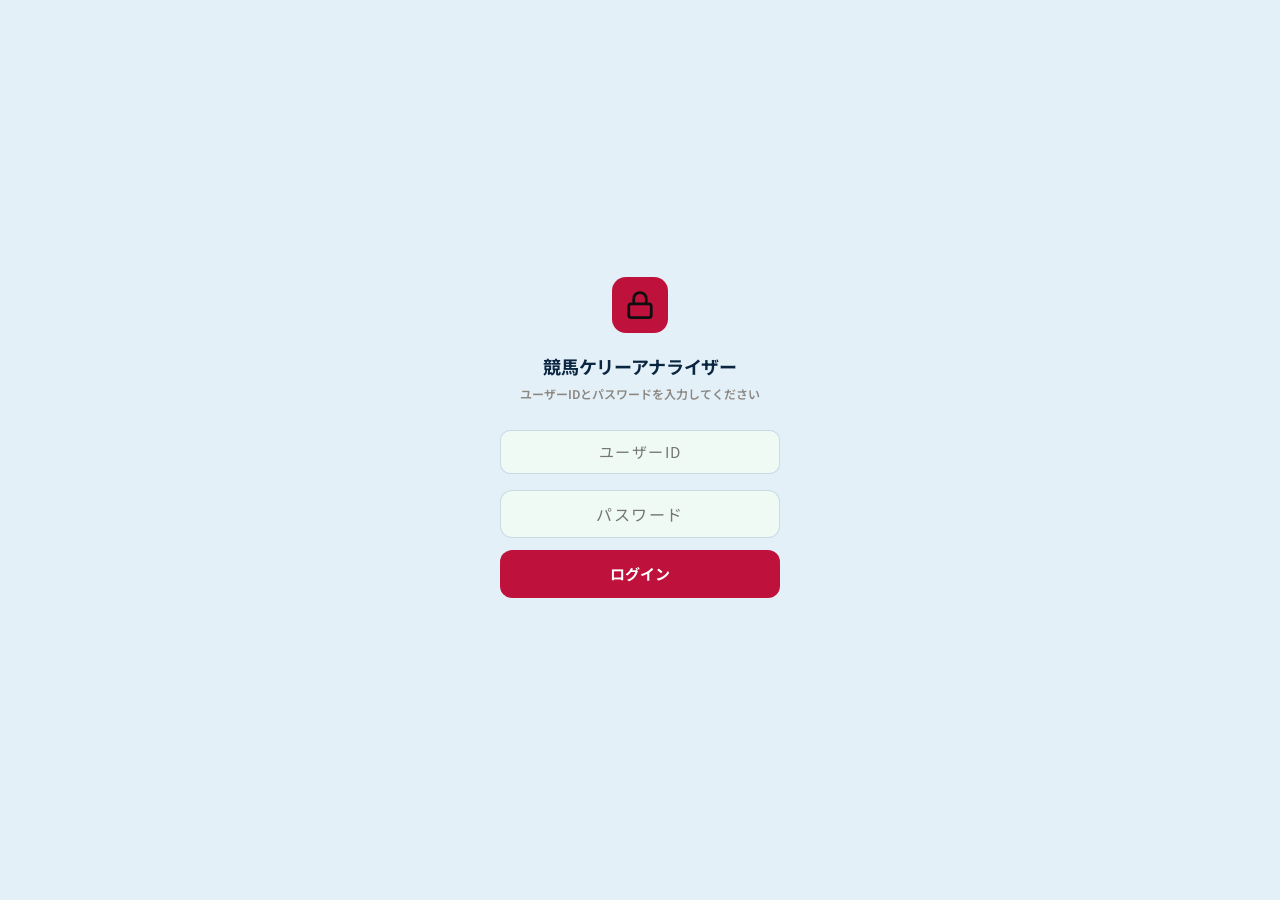
<file: index.html>
<!--
  keiba-kelly PWA index.html
  v2026.09.19.1

  変更履歴:
    v2026.09.19.1 - 指数タブで前日資料とライブ資料を項目単位で統合し、レース名・クラス・脚質を保持。
                   保存済み指数の見出しへレース名を復元し、印・展開を従来どおり表示。
    v2026.08.08.4 - 非管理者も新指数を表示できるよう、公開note_indexを使用し、
                   ai_index_liveを読めない場合は公開ai_live_archiveのSol-TIへフォールバック。
    v2026.08.08.3 - 指数タブのアーカイブに前走不利馬番dが無い場合、iruka_picksを読み、
                   会場・R番号・馬名照合で[前走不利]を補完表示。
    v2026.08.08.2 - 新指数切替後のPWA表示を修正。レース選択へ会場・R番号を復元し、
                   オッズ更新時もSol-TIマージと選択レースを維持。結果の全馬一覧を勝率順へ変更。
    v2026.08.08.1 - PWAのレース指数を手動アップロード値からSol-TI新指数へ変更。
                   note_indexをレース情報源、ai_index_liveを当日勝率の優先値として利用。
                   indices.jsonは設定・オッズ用に限定し、新指数未生成日のみ旧指数へフォールバック。
    v2026.07.14.5 - 「指数」タブが note_index（--noteで作った前日/当日指数）も読むように。ai_live_archiveと
                   統合し、ノート作成直後から指数タブに表示（前日は純%のみ→ライブでオッズ/EV/脚質が埋まる）。
    v2026.07.14.4 - 「指数」タブに脚質タグ（［逃/先/差/追/転］）と展開行（脚質構成→前残り/差し有利）を追加。
    v2026.07.14.3 - 「指数」タブ改良: レース選択をプルダウン化(下スクロール不要)。馬名・EV(合成×オッズ)・
                   穴🕳️・妙・[前走不利](前走不利)を表示。荒度はエントロピーから算出。live_probsが馬名h/前走不利dを保存。
    v2026.07.14.2 - 「指数」タブを非管理者にも公開。private取得失敗時は公開リポジトリ(keiba-kelly)へ
                   フォールバック（トークン無しでも閲覧可）。live_probsがアーカイブをpublicへも同期。
    v2026.07.14.1 - 「指数」タブを新設。ai_live_archive_YYYY_MM.json を読み、WEBHOOK6と同じAI指数表示
                   （レース名・荒度・展開・脚質・純%・オッズ・穴🕳️）をレース選択で閲覧できる。
                   live_probsが各レースのフル整形テキストを "m" として保存（過去分は純%のみ簡易表示）。
    v2026.07.04.1 - 共通タブに自作AI指数トグルを追加（ai_index_shadow: 比較のみ / use_ai_index: AI指数で購入）。
                   _settingsに保存しスケジューラーが参照。既定OFFで従来通り。
    v2026.06.30.1 - 地方/中央タブに「人気順位下限（popularity_min_rank）」入力欄を追加。
                   N番人気以降の人気薄だけを単勝対象にする設定をPWAから編集可能に
                   （0=無効）。_settings_local/_settings_jra に読み書き。
    v2026.06.28.2 - 購入結果の複勝払戻計算を修正。複勝(bet_type=fuku)は1〜3着のfukusho払戻で計算するよう
                   専用分岐を追加（従来は単勝扱いでtan_payout＝単勝換算され過大表示されていた）。
    v2026.06.28.1 - 複勝購入設定に「独立複勝モード/勝率下限%/最大点数」を地方・中央へ追加。
                   独立ONで単勝発火に関係なく全馬から複勝候補を選択(_settings_*の
                   place_bet_independent/place_bet_winrate_filter/place_bet_max_n に保存)。
    v2026.06.27.3 - getIrukaPick: 前走不利推奨の保存形式が文字列(旧)でも {name,num}(新) でも
                   馬名を返すよう両対応化（スケジューラ側で馬番付き保存に変更したため）。
    v2026.06.27.2 - calcAll: 本/穴・単勝推奨のフィルタ値を会場別キー(jra_*/local_*)優先で読むよう修正。
                   従来は ev_min/ev_max/odds_min/odds_max/sm_winrate_filter を共通キーだけで判定していたため、
                   中央レースでPWAの自動購入対象が通知(スケジューラ)とズレていた（例: 勝率7.7%の馬を
                   共通フィルタ5%では対象化するが中央フィルタ10%では除外）。max_bets同様に会場別へ統一。
    v2026.06.27.1 - 中央(JRA)の本/穴表示に、前走不利推奨馬と馬名一致した馬へ[前走不利]マークを追加。
                   data/iruka_picks_YYYY_MM.json を起動時にバックグラウンド取得（token必須・失敗時は静かにスキップ）。
                   会場+R番号でその日の推奨馬名を引き、本/穴の馬名と一致したらバッジ右に[前走不利]を表示。
    v2026.06.26.7 - 緑バッジ（自動購入対象）の判定を通知（スケジューラ）と一致させる修正。
                   旧: betMap（勝率降順で選定）由来→通知のEV降順とズレて別の馬が緑になっていた。
                   新: autoBuyList（EV降順・max_bets頭）からbuyNums2を算出。単勝推奨と完全一致。
    v2026.06.26.6 - 本/穴の馬番バッジを自動購入対象馬は緑塗り・白文字に変更。
                   単勝推奨テーブルも同様に緑バッジ表示。buyNumsで購入対象を判定し_fmtGrpで買い先頭ソート。
    v2026.06.26.5 - fetchGHContent: 1MB超ファイルのBlobフォールバックをtoken有無で分岐。
                   tokenなし（非管理者）はdownload_url経由で取得（公開リポジトリ対応）。
                   tokenあり（管理者）は従来通りBlob API。
                   非管理者がPWAを開くと「Blob取得失敗」が出ていたバグを修正。
    v2026.06.26.4 - 複勝にEV範囲・オッズ上限フィルター追加（パターンA実装）。
                   地方/中央タブの複勝設定に「単勝オッズ上限」「EV下限」「EV上限」を追加。
                   推奨値: odds20-40倍、EV118-138（分析結果よりROI150.7%/OOS186.7%）。
    v2026.06.26.3 - loadPurchaseHistory: purchase_log・race_history の取得を fetchGHContent 経由に変更。
                   1MB超のrace_historyでも Blob API フォールバックで取得し購入履歴が表示される。
    v2026.06.26.2 - 複勝金額に「金額モード」を追加。固定金額 or ハーフケリー×n倍を選択可能に。
                   ハーフケリー選択時は単勝ケリー額×倍率で複勝額を算出。
                   _settings_local/_settings_jra の place_amount_mode・place_kelly_mult に保存。
    v2026.06.26.1 - 複勝購入設定（地方/中央）に「複勝を買う単勝オッズ下限」と「複勝金額」を追加。
                   単勝オッズが指定倍数以上の馬だけ複勝を買える／金額も固定指定できるようにし、
                   _settings_local/_settings_jra の place_bet_odds_min・place_amount に保存。
    v2026.06.23.3 - 購入履歴の「購入R」カウントをbets展開数→レース単位（purchases.length）に修正。
                   単勝+ワイド+馬連を同一レースで購入しても1Rと表示。結果待ち件数も同様修正。
    v2026.06.22.1 - 馬連/ワイド購入方式に tan_axis（単勝軸×勝率上位N頭）を追加。
                   4セクション（馬連地方/ワイド地方/馬連中央/ワイド中央）のselectにoption追加、
                   相手頭数(tan_n)入力UI追加。updateComboMethodUI/readCombo/writeCombo/populateCombo/
                   initCombo/summarizeをtan_axis対応に拡張。
    v2026.06.19.1 - calcAll 本/穴カードに荒れ区分（エントロピーラベル）を表示。
                   _calcEntropyLabel()をJS内に追加（Pythonの_calc_entropy/_entropy_labelと同ロジック）。
                   「本 / 穴 [稍荒]」形式でカードヘッダーに表示。
    v2026.06.17.6 - エントロピースキップを数値入力(min/max)から7区分チェックボックスに変更。
                   激固/固/稍固/中間/稍荒/荒/激荒を個別にON/OFF可能（非連続選択対応）。
                   保存は_settings_local/_settings_jraのentropy_skip_labels(配列)。
                   saveEntropySkip/applyEntropySkipヘルパー追加、localStorage復元対応。
    v2026.06.17.5 - エントロピースキップUI説明文を7段階表記に更新。
    v2026.06.17.4 - エントロピースキップ設定UIを追加。地方タブ/中央タブのスキップ設定ブロックに
                   「固い上限（以下でスキップ）」「荒れ下限（以上でスキップ）」の数値入力を追加。
                   saveSoftmaxSettingsで_settings_local/_settings_jraへ保存。
                   loadSoftmaxFromGithubでUIとlocalStorageへ反映。
    v2026.06.17.3 - v2026.06.17.2のレビュー指摘修正。(1)loadSoftmaxFromGithubに残っていた旧共通タブの
                   ワイドフィルタ読込（削除済みID wide-odds-min等への参照・_settings.wide_*の死んだmirror）を削除。
                   (2)地方/中央タブのワイド勝率ボックスフィルタ入力にonchange/oninputを追加し
                   localStorageキャッシュ（リロード時に値が消える不整合を解消）。
    v2026.06.17.2 - 馬連/ワイド詳細設定UI（金額・購入方式・フォーメーション・推奨/勝率ボックス・
                   本命×穴馬・ワイド勝率ボックスフィルタ）を共通タブから地方・中央タブへ分離。
                   地方タブは_settings_local、中央タブは_settings_jraに読み書き。共通タブの詳細UIは削除し
                   買い目ON/OFFの隠しinputのみ後方互換で保持。indices.jsonの該当キーを両タブへ移設。
                   スケジューラーはfetch_latest_settingsのマージで自動対応（コード変更なし）。
    v2026.06.17.1 - 馬連/ワイドhon_ana設定の保存先を_settings→_settings_localに変更。
                   読み込みもslocal優先・sフォールバックに変更（地方・中央分離対応）。
    v2026.06.16.9 - 地方/中央の勝率フィルターを「空欄=共通値使用 / 0=フィルタなし」に変更。
                   従来は0でも_settings_localに書き込み共通値を上書きしていた（0%適用）。
                   空欄なら_settings_local/_settings_jraにキーを書かず共通値を継承するよう修正。
    v2026.06.16.8 - 地方サブタブのdiv閉じ忘れを修正（1番人気スキップ設定のラッパーdiv欠落により
                   損切り/最大投資額/複勝/保存ボタンが中央タブにも漏れて表示されていた不具合を修正）。
                   地方/中央タブの保存ボタンの結果メッセージが各タブにも表示されるよう修正。
    v2026.06.16.7 - 地方・中央タブの末尾に「GitHubから読込」「設定を保存」ボタンを追加。
    v2026.06.16.6 - 共通タブに「単勝購入時のみ馬連/ワイドを購入」フラグを追加。
                   combo_only_with_tan=ONの時、単勝購入がなければ馬連/ワイドをスキップ。
    v2026.06.16.5 - 共通タブに「発走何分前に取得するか」設定を追加。デフォルト7分。
                   スケジューラーのMINUTES_BEFOREデフォルトも6→7に変更。
    v2026.06.16.4 - calcAll 本/穴カード: 自動購入対象馬を先頭に表示するよう変更。
                   _fmtGrp()にbuyNumsパラメータを追加し、購入対象馬を優先ソートしてから次点（EV/勝率）順に並べる。
    v2026.06.16.3 - calcAll 本/穴カード: 本命をEV降順・穴馬を勝率降順で表示するよう変更。
    v2026.06.16.2 - 共通タブの馬連/ワイドブロックから JRA/地方 ON/OFF を削除。ON/OFFは地方/中央タブのみに表示。
    v2026.06.16.1 - 共有タブを「設定」に改名し共通/地方/中央の3サブタブに再編。地方/中央別に
                   1番人気スキップ・損切り・1レース最大投資額・複勝設定を追加（_settings_local/_settings_jra保存）。
                   calcAllの1番人気スキップ判定をレース種別ごとに参照（未設定時は旧共通設定にフォールバック）。
    v2026.06.15.13 - 最大購入点数もレース選択タブから共有タブへ移動（総資金・最大投資額と横並び3列）。
    v2026.06.15.12 - 設定タブ名を「レース選択」に変更。総資金・最大投資額を共有タブへ移動。
                    loadSoftmaxSettings: fund/max-investをlocalStorageから復元するよう追加。
    v2026.06.15.11 - 設定タブ: 総資金・最大投資額を折りたたみ式「購入設定」セクションに移動（目立たない場所へ）。
                    最大購入点数のみ上部に残す。
    v2026.06.15.10 - 共有タブ切替時のGitHub自動読み込みを廃止（手動ボタンのみに変更）。
                    calcAll: 地方レース時はlocal_max_bets、JRAレース時はjra_max_betsを優先参照するよう修正。
    v2026.06.15.9 - calcAll: 合計投資額・資金使用率の表示ブロックを削除。
    v2026.06.15.8 - calcAll: 単勝推奨をspat4_scheduler.pyの自動購入と同じ判定（フィルタ→EV降順→max_bets頭、
                   スキップ対象レースは対象外）で算出するよう変更。skipReason2にskip_jra_3yoを追加し判定を一致。
    v2026.06.15.7 - calcAll: 「期待値100超の馬が見つかりません」警告を削除（買い目がある時のみ結果テーブル表示）。
                   最大購入点数を設定タブで変えても効かない不具合を修正（onchangeで即localStorageへ保存）。
    v2026.06.15.6 - calcAll: 本/穴をテーブル形式から元のコンパクト表示（馬番＋期待値のみ・馬名なし）に戻し、
                   馬番だけを全馬期待値一覧と同じ丸バッジ（bg3+gold）フォントに統一。
    v2026.06.15.5 - calcAll: 単勝推奨の並び順を馬番順→推奨順（推奨1,2,3…）に修正。
    v2026.06.15.4 - calcAll: 1番人気xx倍警告を削除。本/穴・単勝推奨・全馬期待値一覧の馬番バッジを
                   bg3背景+gold文字の丸バッジに統一（全馬期待値一覧スタイルに合わせた）。
                   本/穴カードをテキスト形式からテーブル形式（馬番・馬名・勝率・オッズ・期待値）に変更。
    v2026.06.15.3 - calcAll: 本/穴カードの黒抜き数字（❶）を白抜き（アウトライン）に変更。本/穴の下に
                   「単勝推奨」テーブル（白抜き馬番＋馬名・勝率・オッズ・期待値、賭け額カラムなし）を追加。
                   単勝購入予定の馬（bet>0）がいる時のみ表示。
    v2026.06.15.2 - calcAll: v2026.06.15.1で本/穴カード追加時にelseブロックを閉じる`}`を誤削除し、
                   スクリプト全体が構文エラー（updatePerfPanel is not defined・一覧読込不可）になっていた不具合を修正。
                   合わせて本/穴・見送り推奨をelseブロック外へ移動し、買い目なし（スキップ対象）レースでも表示されるようにした。
    v2026.06.15.1 - calcAll: 買い目テーブル・馬連参考を廃止し、本/穴カード表示に変更（本=勝率上位3頭、穴=EV100超の勝率上位3頭）。
                   馬連/ワイド購入設定に「本命×穴馬」モード追加（本1-3・穴1-3チェックボックス）。
    v2026.06.14.7 - 管理画面を開いてもGitHubから個別設定が自動読込されず、最適化が書いたev_max等が
                    空欄表示になるバグを修正。自動読込トリガーのタブ判定を存在しない'share'→'admin'に修正。
    v2026.06.14.6 - JRA/地方個別設定に「期待値最大」「最小オッズ」入力欄を追加。従来は最適化が書いた
                    ev_max/odds_minがPWAに表示・編集できなかった。読込/保存/localStorage同期も対応。
    v2026.06.14.5 - 購入履歴のワイド・馬連表示を修正: num1-num2番表示、的中判定をrec.wide/umarenで行い
                    正しいペア払戻を計算するよう修正（従来は単勝専用ロジックでundefined番・誤判定だった）。
    v2026.06.14.4 - ワイド勝率ボックスに専用フィルタ（wide_odds_min/max・wide_winrate_filter）UI追加。
                    バグ修正: 直近レース自動選択後に出走表が表示されない問題（race_history取得後onRaceChange追加）、
                    オッズ反映・結果表示後にオッズタブが空になる問題（buildManualで事前入力し微調整可能に）。
    v2026.06.14.3 - バグ修正4件: 直近レース自動選択後に選択がクリアされる問題修正（race_history取得後に選択維持）、
                    オッズ反映・結果表示ボタンがオッズタブに飛ぶ問題修正（直接calcAll→結果タブへ遷移）、
                    購入履歴に日付セレクタ追加（当月の過去日も閲覧可能に）、
                    パフォーマンス指標をfetchRaceList時に自動更新（GitHubから読込不要に）。
    v2026.06.14.2 - 8項目PWA改修: 設定タブ読込時自動レース選択、ケリー基準UI削除、オッズ反映ボタン統合、
                    コピーボタン削除、結果保存セクション削除、購入履歴月選択UI追加、単複推奨削除、
                    JRA/地方個別設定をlocalStorageに保存・読込するよう修正。
    v2026.06.14.1 - 馬連/ワイド購入方式を拡張: フォーメーション（従来）に加え推奨ボックス・勝率ボックスを追加。
                    updateComboMethodUI()でセレクト切り替えUI、exacta_method/exacta_box_n等をGitHub設定に保存。
    v2026.06.13.5 - 投資指標パネル追加: OOS-ROI/MaxDD/最大連敗を設定画面に表示（_perf_local/_perf_jra から読込）
    v2026.06.13.4 - fetchRaceList: privateリポジトリ失敗時に公開リポジトリへフォールバック（非管理者対応）
                    saveToGitHub: 保存後にkeiba-kelly（公開）へ自動同期（syncToPublicRepo追加）
    v2026.06.13.3 - loadTimeChangeList: meta未定義によるエラー修正（fetchGHContent withSha=trueに変更）
    v2026.06.13.2 - startAutoRefresh: raw.githubusercontent.com→GitHub API+トークン認証に変更（privateリポジトリ対応）
    v2026.06.13.1 - nowJSTIso()追加: updated/savedAtタイムスタンプをJST形式に統一
    v2026.06.13.1 - saveToGitHub: レース保存時にjra_odds/oddsを上書き消去するバグを修正（スプレッド構文でマージ）
    v2026.06.12.6 - 購入履歴タブに地方/中央サブタブ追加: purchase_log_jra・race_history_jraに対応
    v2026.06.12.5 - fetchGHContent: withShaオプション追加、saveSoftmaxSettings/getCurrentDataのjson.sha未定義バグ修正
    v2026.06.12.4 - fetchRaceList: fetchHeaders未定義エラー修正（race_history取得部分）
    v2026.06.12.3 - fetchGHContent(): download_url→Git Blob APIに変更（privateリポジトリのCORSエラー対策）
    v2026.06.12.2 - fetchGHContent()追加: indices.json 1MB超でもdownload_url経由で取得可能に（JSON Parse error対策）
    v2026.06.12.1 - 購入履歴: atob()→TextDecoderに変更し日本語会場名の文字化けを修正
    v2026.06.11.1 - 結果タブに「購入履歴」サブタブ追加: purchase_log_YYYY_MM.jsonを読み込み
                    race_historyと照合して本日の購入結果一覧・ROI表示
    v2026.06.09.2 - 結果取込済みバッジ追加: レースセレクタに✅表示、レース情報ヘッダーに取込済み表示
                    fetchRaceList()でrace_history.jsonを並行取得、saveRaceResult()後に即時反映
    v2026.06.09.1 - 中央/地方個別設定UI追加（JRA/ローカル別のev_min/odds_max/sm_winrate_filter/max_bets）
                    saveSoftmaxSettings()で_settings_jra/_settings_local保存、loadSoftmaxFromGithub()で読込対応
    v2026.06.08.1 - onSkipCheck()のbulk-skip-bar参照をbulk-skip-btnに修正
    v2026.06.07.1 - 時刻変更UIにレースごと購入スキップ機能追加
    v2026.06.06.1 - 管理者設定に通知頭数（Discord）セレクトを追加
                    複勝購入設定の説明文を「単勝金額×2倍」に更新
                    notify_bets を save/load/GitHub同期に対応
-->
<!DOCTYPE html>
<html lang="ja">
<head>
<meta charset="UTF-8">
<meta name="apple-mobile-web-app-capable" content="yes">
<meta name="apple-mobile-web-app-status-bar-style" content="black-translucent">
<meta name="apple-mobile-web-app-title" content="競馬Kelly">
<meta name="theme-color" content="#be123c">

<meta name="viewport" content="width=device-width, initial-scale=1.0, maximum-scale=1.0">
<title>競馬ケリーアナライザー</title>
<style>
@import url('https://fonts.googleapis.com/css2?family=Noto+Sans+JP:wght@400;500;700&family=DM+Mono:wght@400;500&display=swap');
:root{
  --bg:#e4f0f8;--bg2:#f0faf4;--bg3:#b8daf0;
  --border:rgba(0,80,160,0.08);--border2:rgba(0,80,160,0.18);
  --text:#0a2540;--text2:#1a5a8a;--text3:#4a90b8;
  --gold:#be123c;--gold2:#9f1239;
  --green:#16a34a;--green-bg:rgba(22,163,74,0.10);--green-bd:rgba(22,163,74,0.28);
  --blue:#60a5fa;--blue-bg:rgba(96,165,250,0.09);--blue-bd:rgba(96,165,250,0.22);
  --amber:#d97706;--amber-bg:rgba(251,191,36,0.09);
  --red:#dc2626;--red-bg:rgba(220,38,38,0.09);
  --r:10px;--r2:14px;
}
*{box-sizing:border-box;margin:0;padding:0;-webkit-tap-highlight-color:transparent}
body{font-family:'Noto Sans JP',sans-serif;background:var(--bg);color:var(--text);min-height:100vh;font-size:14px;font-weight:600}
.app{max-width:430px;margin:0 auto;padding-bottom:90px}

/* header */
.hdr{padding:18px 16px 14px;border-bottom:0.5px solid var(--border);display:flex;align-items:center;gap:10px}
.hdr-ico{width:38px;height:38px;background:var(--gold);border-radius:9px;display:flex;align-items:center;justify-content:center;flex-shrink:0}
.hdr-ico svg{width:22px;height:22px}
.hdr h1{font-size:15px;font-weight:700;letter-spacing:-.02em}
.hdr p{font-size:11px;color:var(--text2);margin-top:1px}

/* nav */
.nav{display:grid;grid-template-columns:repeat(4,1fr);gap:3px;padding:10px 12px;border-bottom:0.5px solid var(--border);background:var(--bg)}
.nb{display:flex;flex-direction:column;align-items:center;gap:3px;padding:8px 4px;border:none;background:transparent;color:var(--text3);border-radius:var(--r);cursor:pointer;font-size:10px;font-family:inherit;transition:.15s;position:relative}
.nb.on{background:var(--bg3);color:var(--gold)}
.nb .dot{width:5px;height:5px;border-radius:50%;background:var(--green);display:none;position:absolute;top:5px;right:calc(50% - 16px)}
.nb.done .dot{display:block}
.nb-ico{font-size:20px}

/* page */
.page{display:none;padding:16px}
.page.on{display:block}

/* typography */
.sh{font-size:10px;font-weight:700;letter-spacing:.1em;color:var(--text3);text-transform:uppercase;margin-bottom:10px;display:flex;align-items:center;gap:6px}
.sh::after{content:'';flex:1;height:0.5px;background:var(--border)}
.hint{font-size:11px;color:var(--text3);margin-bottom:10px;line-height:1.7}

/* form */
.field{margin-bottom:12px}
.field label{display:block;font-size:11px;color:var(--text2);margin-bottom:5px;font-weight:500}
input[type=number],input[type=text]{width:100%;height:44px;padding:0 14px;background:var(--bg2);border:0.5px solid var(--border2);border-radius:var(--r);color:var(--text);font-size:15px;font-family:inherit;outline:none;-webkit-appearance:none;transition:border-color .15s}
input:focus{border-color:var(--gold)}
textarea{width:100%;background:var(--bg2);border:0.5px solid var(--border2);border-radius:var(--r);color:var(--text);font-size:12px;font-family:'DM Mono',monospace;padding:12px;resize:none;outline:none;line-height:1.8;transition:border-color .15s}
textarea:focus{border-color:var(--gold)}

/* buttons */
.btn{width:100%;height:48px;border:none;border-radius:var(--r);font-size:14px;font-weight:700;font-family:inherit;cursor:pointer;letter-spacing:.02em;display:flex;align-items:center;justify-content:center;gap:8px;transition:all .15s}
.btn:active{transform:scale(0.98);opacity:.9}
.btn-gold{background:var(--gold);color:#fff}
.btn-green{background:var(--green);color:#0f0f0f}
.btn-outline{background:transparent;border:0.5px solid var(--border2);color:var(--text2);height:40px;font-size:13px}
.btn-sm{height:40px;font-size:13px}

/* odds table */
.odds-hd{display:grid;grid-template-columns:30px 1fr 80px;gap:6px;padding:0 4px 8px;border-bottom:0.5px solid var(--border);margin-bottom:10px}
.odds-hd span{font-size:10px;color:var(--text3);text-align:center;font-weight:500;letter-spacing:.04em}
.odds-hd span:nth-child(2){text-align:left}
.orow{display:grid;grid-template-columns:30px 1fr 80px;gap:6px;align-items:center;margin-bottom:9px}
.num-b{width:30px;height:30px;border-radius:50%;background:var(--bg3);border:0.5px solid var(--border2);color:var(--gold);font-size:11px;font-weight:700;display:flex;align-items:center;justify-content:center;flex-shrink:0;font-family:'DM Mono',monospace}
.orow .hn{font-size:13px;color:var(--text);overflow:hidden;text-overflow:ellipsis;white-space:nowrap}
.mi{width:100%;height:38px;padding:0 6px;background:var(--bg2);border:0.5px solid var(--border2);border-radius:8px;color:var(--text);font-size:14px;font-family:'DM Mono',monospace;text-align:center;outline:none;-webkit-appearance:none;transition:border-color .15s}
.mi:focus{border-color:var(--gold)}

/* paste mode */
.paste-box{background:var(--bg2);border:0.5px solid var(--border2);border-radius:var(--r2);padding:14px;margin-bottom:10px}
.paste-row{display:flex;gap:8px;align-items:center;margin-bottom:8px}
.paste-num{font-family:'DM Mono',monospace;font-size:12px;color:var(--text2);width:24px;text-align:right;flex-shrink:0}
.paste-name{flex:1;font-size:13px;color:var(--text);overflow:hidden;text-overflow:ellipsis;white-space:nowrap}
.paste-odds{display:grid;grid-template-columns:1fr 1fr;gap:6px;width:148px;flex-shrink:0}
.paste-label{font-size:9px;color:var(--text3);margin-bottom:2px;text-align:center;letter-spacing:.04em}

/* workflow card */
.wf-card{background:var(--bg2);border:0.5px solid var(--border2);border-radius:var(--r2);padding:16px;margin-bottom:12px}
.wf-step{display:flex;gap:12px;align-items:flex-start;margin-bottom:14px}
.wf-step:last-child{margin-bottom:0}
.wf-num{width:26px;height:26px;border-radius:50%;background:var(--gold);color:#fff;font-size:12px;font-weight:700;display:flex;align-items:center;justify-content:center;flex-shrink:0;margin-top:1px}
.wf-body h3{font-size:13px;font-weight:700;margin-bottom:3px}
.wf-body p{font-size:12px;color:var(--text2);line-height:1.6}
.wf-body code{font-family:'DM Mono',monospace;font-size:11px;background:var(--bg3);padding:2px 6px;border-radius:4px;color:var(--gold)}

/* result */
.rc{background:var(--bg2);border:0.5px solid var(--border2);border-radius:var(--r2);padding:14px;margin-bottom:10px;position:relative;overflow:hidden}
.rc::before{content:'';position:absolute;top:0;left:0;right:0;height:2px}
.rc.main::before{background:var(--green)}
.rc.sub::before{background:var(--blue)}
.rc-top{display:flex;align-items:center;gap:10px;margin-bottom:12px}
.rc-top .num-b{width:34px;height:34px;font-size:14px}
.rc-top .hn{flex:1;font-size:15px;font-weight:700}
.badge{font-size:10px;padding:3px 10px;border-radius:99px;font-weight:700;letter-spacing:.04em}
.badge-g{background:var(--green-bg);color:var(--green);border:0.5px solid var(--green-bd)}
.badge-b{background:var(--blue-bg);color:var(--blue);border:0.5px solid var(--blue-bd)}
.sg{display:grid;grid-template-columns:repeat(2,1fr);gap:8px;margin-bottom:12px}
.sm{background:var(--bg3);border-radius:var(--r);padding:10px 12px}
.sm .sl{font-size:10px;color:var(--text2);margin-bottom:3px;font-weight:500;letter-spacing:.03em}
.sm .sv{font-size:19px;font-weight:700;color:var(--text);font-family:'DM Mono',monospace}
.sv.g{color:var(--green)}.sv.a{color:var(--amber)}.sv.b{color:var(--blue)}
.divider{height:0.5px;background:var(--border);margin:10px 0}
.brow{display:flex;align-items:center;justify-content:space-between;padding:7px 0}
.brow-label{font-size:12px;color:var(--text2)}
.chip{font-size:12px;font-weight:700;padding:5px 12px;border-radius:99px;font-family:'DM Mono',monospace}
.chip-g{background:var(--green-bg);color:var(--green);border:0.5px solid var(--green-bd)}
.chip-b{background:var(--blue-bg);color:var(--blue);border:0.5px solid var(--blue-bd)}
.chip-na{background:var(--bg3);color:var(--text3);font-size:11px}
.total-box{background:var(--bg3);border-radius:var(--r2);padding:14px;margin-bottom:16px}
.ev-row{display:grid;grid-template-columns:30px 1fr 46px 46px;gap:6px;align-items:center;padding:8px 4px;border-bottom:0.5px solid var(--border)}
.ev-row:last-child{border-bottom:none}
.ev-num{font-size:10px;color:var(--text2);font-family:'DM Mono',monospace;font-weight:700;text-align:center}
.ev-name{font-size:12px;overflow:hidden;text-overflow:ellipsis;white-space:nowrap}
.ev-pct{font-size:11px;color:var(--text3);text-align:right;font-family:'DM Mono',monospace}
.ev-val{font-size:12px;font-weight:700;text-align:right;font-family:'DM Mono',monospace}
.ev-val.hi{color:var(--green)}.ev-val.mid{color:var(--amber)}.ev-val.lo{color:var(--text3)}
.msg{text-align:center;padding:30px 16px;color:var(--text2);font-size:13px;line-height:1.7}
.race-tag{display:inline-flex;align-items:center;gap:6px;background:var(--amber-bg);border:0.5px solid rgba(251,191,36,.2);border-radius:99px;padding:4px 12px;font-size:12px;color:var(--amber);font-weight:500;margin-bottom:14px}
.seg{display:flex;background:var(--bg3);border-radius:var(--r);padding:3px;gap:3px;margin-bottom:14px}
.seg-btn{flex:1;height:34px;border:none;background:transparent;color:var(--text2);border-radius:8px;font-size:12px;font-family:inherit;cursor:pointer;font-weight:500;transition:.15s}
.seg-btn.on{background:var(--bg2);color:var(--text);border:0.5px solid var(--border2)}
.status{padding:10px 12px;border-radius:var(--r);font-size:12px;margin-bottom:10px;line-height:1.5}
.st-ok{background:var(--green-bg);border:0.5px solid var(--green-bd);color:var(--green)}
.st-warn{background:var(--amber-bg);border:0.5px solid rgba(251,191,36,.2);color:var(--amber)}

#pw-screen{position:fixed;inset:0;background:var(--bg);z-index:9999;display:flex;flex-direction:column;align-items:center;justify-content:center;padding:32px}
.pw-icon{width:56px;height:56px;background:var(--gold);border-radius:14px;display:flex;align-items:center;justify-content:center;margin-bottom:20px}
.pw-icon svg{width:30px;height:30px}
.pw-title{font-size:18px;font-weight:700;color:var(--text);margin-bottom:6px;letter-spacing:-.02em}
.pw-sub{font-size:12px;color:#8a8680;margin-bottom:28px}
.pw-input{width:100%;max-width:280px;height:48px;background:var(--bg2);border:1px solid var(--border2);border-radius:12px;color:var(--text);font-size:16px;text-align:center;font-family:inherit;outline:none;letter-spacing:.1em;margin-bottom:12px;-webkit-appearance:none}
.pw-input:focus{border-color:var(--gold)}
.pw-btn{width:100%;max-width:280px;height:48px;background:var(--gold);color:#fff;border:none;border-radius:12px;font-size:15px;font-weight:700;font-family:inherit;cursor:pointer}
.pw-err{font-size:12px;color:var(--red);margin-top:8px;min-height:18px}

.pw-input+.pw-input{margin-top:8px}
.kelly-btn{height:44px;border:0.5px solid var(--border2);border-radius:var(--r);background:var(--bg2);color:var(--text2);font-size:12px;font-weight:500;font-family:inherit;cursor:pointer;transition:.15s;line-height:1.4;width:100%}
.kelly-btn:active{transform:scale(.97)}
.kelly-on{background:var(--gold) !important;color:#fff !important;border-color:var(--gold) !important;font-weight:700 !important}

#toast{position:fixed;bottom:80px;left:50%;transform:translateX(-50%) translateY(20px);
  background:var(--green);color:#0f0f0f;padding:10px 20px;border-radius:99px;
  font-size:13px;font-weight:700;opacity:0;transition:all .3s;z-index:9999;
  white-space:nowrap;pointer-events:none;box-shadow:0 4px 16px rgba(0,0,0,.3)}
#toast.show{opacity:1;transform:translateX(-50%) translateY(0)}

#purchase-modal{position:fixed;inset:0;background:rgba(0,0,0,.7);z-index:9998;display:none;align-items:center;justify-content:center;padding:20px}
#purchase-modal.show{display:flex !important}
.modal-box{background:var(--bg2);border:0.5px solid var(--border2);border-radius:var(--r2);padding:20px;width:100%;max-width:360px}
.modal-title{font-size:15px;font-weight:700;color:var(--text);margin-bottom:14px}
.modal-row{display:flex;justify-content:space-between;padding:7px 0;border-bottom:0.5px solid var(--border);font-size:13px}
.modal-row:last-of-type{border-bottom:none}
.modal-total{font-size:16px;font-weight:700;color:var(--green);font-family:'DM Mono',monospace}
.modal-status{margin-top:12px;padding:10px;background:var(--bg3);border-radius:var(--r);font-size:13px;text-align:center;min-height:36px}
.modal-btns{display:grid;grid-template-columns:1fr 1fr;gap:8px;margin-top:14px}
</style>
</head>
<body>
<div style="position:fixed;bottom:4px;right:8px;font-size:9px;color:rgba(128,128,128,0.5);z-index:9999;pointer-events:none;font-family:monospace">v2026.09.19.1</div>

<div id="pw-screen">
  <div class="pw-icon">
    <svg viewBox="0 0 24 24" fill="none" stroke="#0f0f0f" stroke-width="2.2" stroke-linecap="round">
      <rect x="3" y="11" width="18" height="11" rx="2"/>
      <path d="M7 11V7a5 5 0 0 1 10 0v4"/>
    </svg>
  </div>
  <div class="pw-title">競馬ケリーアナライザー</div>
  <div class="pw-sub">ユーザーIDとパスワードを入力してください</div>
  <input class="pw-input" type="text" id="user-id-input" placeholder="ユーザーID" autocomplete="off"
    style="margin-bottom:8px"
    onkeydown="if(event.key==='Enter')document.getElementById('pw-input').focus()">
  <input class="pw-input" type="password" id="pw-input" placeholder="パスワード" autocomplete="off"
    onkeydown="if(event.key==='Enter'){if(typeof window.checkPw==='function')window.checkPw();}">
  <button class="pw-btn" onclick="if(typeof window.checkPw==='function')window.checkPw();else{var t=setInterval(function(){if(typeof window.checkPw==='function'){clearInterval(t);window.checkPw();}},50);}">ログイン</button>
  <div class="pw-err" id="pw-err"></div>
</div>

<div class="app">
  <div class="hdr">
    <div class="hdr-ico">
      <svg viewBox="0 0 24 24" fill="none" stroke="#0f0f0f" stroke-width="2.2" stroke-linecap="round">
        <path d="M12 2L2 7l10 5 10-5-10-5M2 17l10 5 10-5M2 12l10 5 10-5"/>
      </svg>
    </div>
    <div>
      <h1>競馬ケリーアナライザー</h1>
      <p>指数×オッズ 期待値 ＋ ハーフケリー計算</p>
    </div>
  </div>

  <nav class="nav">
    <button class="nb on" onclick="sw('setup')" id="nb-setup">
      <div class="dot"></div><span class="nb-ico">🏇</span><span>レース選択</span>
    </button>
    <button class="nb" onclick="sw('odds')" id="nb-odds">
      <div class="dot"></div><span class="nb-ico">📊</span><span>オッズ</span>
    </button>
    <button class="nb" onclick="sw('result')" id="nb-result">
      <div class="dot"></div><span class="nb-ico">🏆</span><span>結果</span>
    </button>
    <button class="nb" onclick="sw('index')" id="nb-index">
      <div class="dot"></div><span class="nb-ico">🤖</span><span>指数</span>
    </button>
    <button class="nb" onclick="sw('admin')" id="nb-admin" style="display:none">
      <div class="dot"></div><span class="nb-ico">⚙️</span><span>設定</span>
    </button>
  </nav>

  <!-- レース選択 -->
  <div id="p-setup" class="page on">

    <div style="margin-bottom:20px">
      <div class="sh">GitHubからレースを選択</div>
      <div style="display:grid;grid-template-columns:1fr 1fr;gap:8px;margin-bottom:10px">
        <button class="btn btn-gold" onclick="fetchRaceList()" id="fetch-btn">
          ↓ 一覧を読み込む
        </button>
        <button class="btn btn-outline" onclick="selectNearestRace()" id="nearest-btn" style="height:48px;font-size:13px">
          ⏱ 直近レース
        </button>
      </div>
      <div id="fetch-status"></div>
      <div id="date-area" style="display:none">
        <div class="field" style="margin-top:10px">
          <label>日付</label>
          <select id="date-select" onchange="onDateChange()" style="width:100%;height:40px;padding:0 10px;background:var(--bg2);border:0.5px solid var(--border2);border-radius:var(--r);color:var(--text);font-size:14px;font-family:inherit">
            <option value="">-- 日付を選択 --</option>
          </select>
        </div>
        <div class="field" id="race-select-area" style="display:none">
          <label>レース</label>
          <select id="race-select" onchange="onRaceChange()" style="width:100%;height:40px;padding:0 10px;background:var(--bg2);border:0.5px solid var(--border2);border-radius:var(--r);color:var(--text);font-size:14px;font-family:inherit">
            <option value="">-- レースを選択 --</option>
          </select>
        </div>
      </div>
    </div>

    <div id="horse-preview" style="display:none;margin-bottom:20px">
      <div class="sh">出走馬・正規化勝率</div>
      <div id="odds-info-bar" style="display:none;background:var(--amber-bg);border:0.5px solid rgba(251,191,36,.2);border-radius:var(--r);padding:8px 12px;margin-bottom:8px">
        <div style="display:flex;align-items:center;justify-content:space-between;margin-bottom:6px">
          <span id="odds-updated-label" style="font-size:11px;color:var(--amber)">オッズ取得時刻: −</span>
          <button onclick="refreshOdds()" style="background:var(--amber-bg);border:0.5px solid rgba(251,191,36,.3);color:var(--amber);border-radius:8px;padding:4px 10px;font-size:11px;cursor:pointer;font-family:inherit">🔄 最新に更新</button>
        </div>
        <button id="fetch-odds-btn" onclick="triggerOddsFetch()" style="width:100%;background:var(--green);color:#0f0f0f;border:none;border-radius:8px;padding:8px;font-size:13px;font-weight:700;cursor:pointer;font-family:inherit">
          📡 オッズを今すぐ取得
        </button>
        <div id="fetch-odds-status" style="margin-top:6px;font-size:11px"></div>
      </div>
      <div style="margin-bottom:12px">
        <button class="btn btn-green" style="width:100%" onclick="goToOddsOrResult()">
          📊 オッズ反映・結果表示
        </button>
      </div>
      <div id="horse-list"></div>
    </div>



  </div>

  <!-- オッズ -->
  <div id="p-odds" class="page">
    <div id="odds-race-tag"></div>

    <!-- モード切替 -->


    <!-- 手動入力モード -->
    <div id="mode-manual">

      <div class="sh" style="display:flex;align-items:center;justify-content:space-between">
        <span>オッズ入力</span>
        <button onclick="clearOdds()" style="background:transparent;border:0.5px solid rgba(248,113,113,0.5);color:#f87171;border-radius:8px;padding:4px 12px;font-size:12px;font-weight:500;cursor:pointer;font-family:inherit;line-height:1.4">✕ クリア</button>
      </div>
      <div class="odds-hd">
        <span></span><span>馬名</span><span>単勝</span>
      </div>
      <div id="manual-inputs"></div>
      <div style="height:12px"></div>
      <button class="btn btn-green" onclick="calcAll()">✦ 計算して結果を見る</button>
    </div>

    <!-- テキスト貼付モード -->

  </div>

  <!-- 指数（AI事前指数の閲覧。ai_live_archive を読み、WEBHOOK6と同じ表示を出す） -->
  <div id="p-index" class="page">
    <div style="margin-bottom:14px">
      <div class="sh">🤖 AI指数</div>
      <div style="display:flex;gap:8px;align-items:center;margin-bottom:8px;flex-wrap:wrap">
        <select id="idx-date" onchange="renderIndexRaces()"
          style="min-width:120px;padding:9px;border-radius:8px;border:1px solid var(--border);background:var(--bg2);color:var(--text);font-family:inherit;font-size:13px"></select>
        <select id="idx-race" onchange="showIndexRaceSel()"
          style="flex:1;min-width:140px;padding:9px;border-radius:8px;border:1px solid var(--border);background:var(--bg2);color:var(--text);font-family:inherit;font-size:14px;font-weight:600"></select>
        <button onclick="loadIndexTab(true)"
          style="padding:9px 12px;border:none;border-radius:8px;background:var(--bg3);color:var(--text);font-family:inherit;font-size:13px;font-weight:600;cursor:pointer">↻</button>
      </div>
      <div id="idx-status" style="font-size:12px;color:var(--text3);margin-bottom:8px"></div>
      <div id="idx-detail"></div>
    </div>
  </div><!-- /p-index -->

  <!-- 結果 -->

  <div id="p-admin" class="page">

    <!-- サブタブ -->
    <div style="display:flex;background:var(--bg3);border-radius:var(--r);padding:3px;gap:3px;margin-bottom:16px" id="shared-subtab-bar">
      <button id="subtab-common-btn" onclick="switchSharedSubtab('common')"
        style="flex:1;padding:7px;border:none;border-radius:8px;font-size:13px;font-family:inherit;cursor:pointer;font-weight:600;transition:.15s;background:var(--bg2);color:var(--text);box-shadow:0 1px 3px rgba(0,0,0,.1)">共通</button>
      <button id="subtab-local-btn" onclick="switchSharedSubtab('local')"
        style="flex:1;padding:7px;border:none;border-radius:8px;font-size:13px;font-family:inherit;cursor:pointer;font-weight:500;transition:.15s;background:transparent;color:var(--text2)">🏟 地方</button>
      <button id="subtab-jra-btn" onclick="switchSharedSubtab('jra')"
        style="flex:1;padding:7px;border:none;border-radius:8px;font-size:13px;font-family:inherit;cursor:pointer;font-weight:500;transition:.15s;background:transparent;color:var(--text2)">🏇 中央</button>
    </div>

    <!-- 共通サブタブ -->
    <div id="subtab-common">
    <div style="margin-bottom:16px">
      <div class="sh">GitHub共有設定</div>
      <div class="field">
        <label>Personal Access Token（初回のみ）</label>
        <input type="password" id="gh-token" placeholder="ghp_xxxx..." autocomplete="off">
        <p style="font-size:11px;color:var(--text3);margin-top:4px;line-height:1.6">端末のlocalStorageにのみ保存。GitHub上には公開されません。</p>
      </div>
      <button class="btn btn-outline" style="height:38px;font-size:13px;margin-bottom:16px" onclick="saveToken()">トークンを保存</button>
    </div>

    <div style="margin-bottom:16px">
      <div class="sh">指数データを保存（管理者）</div>
      <p class="hint">予想サイトから全レース分のテキストをまとめて貼り付け。日付を指定して保存できます。</p>
      <div class="field">
        <label>対象日付（空欄=今日の日本時間）</label>
        <input type="date" id="admin-date" style="width:100%;height:40px;padding:0 12px;background:var(--bg2);border:0.5px solid var(--border2);border-radius:var(--r);color:var(--text);font-size:14px;font-family:inherit">
      </div>
      <div class="field">
        <label>指数テキスト（全レース分まとめて）</label>
        <textarea id="admin-raw" rows="10" placeholder="2026/5/6 門別 1R C4ー3 14:20 ダ1000 右 晴 良 [21.8]
◎ 5 【72.2%】 アークオブライフ 小野楓馬 NaN [72.2];
○ 6 【49.4%】 フレアリングバロン 桑村真明 NaN [61.8];
...
2026/5/6 門別 2R ...
◎ 10 【72.6%】 セイランマクフィ ..."></textarea>
      </div>
      <button class="btn btn-green" onclick="saveToGitHub()" id="save-btn">
        ☁ GitHubに保存して共有
      </button>
      <div id="save-status" style="margin-top:10px"></div>
    </div>

    <div style="margin-bottom:14px">
      <div class="sh">通知設定</div>
      <div style="display:grid;grid-template-columns:1fr 1fr;gap:8px;margin-bottom:12px">
        <div>
          <div style="font-size:11px;color:var(--text3);margin-bottom:4px">通知頭数（Discord推奨馬）</div>
          <select id="notify-bets" style="width:100%;background:var(--bg3);border:0.5px solid var(--border2);border-radius:var(--r);padding:6px 8px;color:var(--text);font-size:13px;box-sizing:border-box">
            <option value="1">1頭</option>
            <option value="2">2頭</option>
            <option value="3" selected>3頭</option>
            <option value="4">4頭</option>
            <option value="5">5頭</option>
          </select>
          <div style="font-size:10px;color:var(--text3);margin-top:2px">EV外の馬も勝率順で補充して必ず表示</div>
        </div>
      </div>

      <div style="display:grid;grid-template-columns:1fr 1fr;gap:8px;margin-bottom:12px">
        <div>
          <div style="font-size:11px;color:var(--text3);margin-bottom:4px">発走何分前に取得するか</div>
          <input id="minutes-before" type="number" min="1" max="30" step="1" value="7"
            style="width:100%;background:var(--bg3);border:0.5px solid var(--border2);border-radius:var(--r);padding:6px 8px;color:var(--text);font-size:13px;box-sizing:border-box">
          <div style="font-size:10px;color:var(--text3);margin-top:2px">デフォルト: 7分前</div>
        </div>
      </div>

      <div class="sh">ソフトマックス設定</div>
      <div style="display:grid;grid-template-columns:1fr 1fr;gap:8px;margin-bottom:8px">
        <div>
          <div style="font-size:11px;color:var(--text3);margin-bottom:4px">温度T（低→上位集中）</div>
          <input id="sm-temperature" type="number" min="1" max="100" step="1" value="15"
            style="width:100%;background:var(--bg3);border:0.5px solid var(--border2);border-radius:var(--r);padding:6px 8px;color:var(--text);font-size:13px;box-sizing:border-box">
        </div>
        <div>
          <div style="font-size:11px;color:var(--text3);margin-bottom:4px">最小指数%（未満除外）</div>
          <input id="sm-minpct" type="number" min="0" max="20" step="0.5" value="3.0"
            style="width:100%;background:var(--bg3);border:0.5px solid var(--border2);border-radius:var(--r);padding:6px 8px;color:var(--text);font-size:13px;box-sizing:border-box">
        </div>
        <div>
          <div style="font-size:11px;color:var(--text3);margin-bottom:4px">勝率フィルター（%以上の馬のみ対象）</div>
          <input id="sm-winrate-filter" type="number" min="0" max="50" step="1" value="0"
            style="width:100%;background:var(--bg3);border:0.5px solid var(--border2);border-radius:var(--r);padding:6px 8px;color:var(--text);font-size:13px;box-sizing:border-box">
          <div style="font-size:10px;color:var(--text3);margin-top:2px">0=フィルターなし（全馬対象）</div>
        </div>
      </div>
      <div class="sh" style="margin-top:12px">勝率計算方式</div>
      <div style="display:grid;grid-template-columns:1fr 1fr;gap:8px;margin-bottom:8px">
        <div style="background:var(--bg3);border-radius:var(--r);padding:8px;cursor:pointer" id="norm-btn-softmax" onclick="setNormMethod('softmax')">
          <div style="font-size:12px;font-weight:700;color:var(--green)">ソフトマックス</div>
          <div style="font-size:10px;color:var(--text3);margin-top:2px">上位集中・下位カット</div>
        </div>
        <div style="background:var(--bg3);border-radius:var(--r);padding:8px;cursor:pointer" id="norm-btn-simple" onclick="setNormMethod('simple')">
          <div style="font-size:12px;font-weight:700;color:var(--text2)">単純正規化</div>
          <div style="font-size:10px;color:var(--text3);margin-top:2px">指数÷合計</div>
        </div>
      </div>
      <div style="font-size:10px;color:var(--text3);margin-bottom:8px" id="norm-method-desc">現在: ソフトマックス変換</div>

      <div class="sh" style="margin-top:12px">期待値フィルター</div>
      <div style="display:grid;grid-template-columns:1fr 1fr;gap:8px;margin-bottom:8px">
        <div>
          <div style="font-size:11px;color:var(--text3);margin-bottom:4px">期待値 最小（デフォルト105）</div>
          <input id="ev-min" type="number" min="100" max="200" step="1" value="105"
            style="width:100%;background:var(--bg3);border:0.5px solid var(--border2);border-radius:var(--r);padding:6px 8px;color:var(--text);font-size:13px;box-sizing:border-box">
        </div>
        <div>
          <div style="font-size:11px;color:var(--text3);margin-bottom:4px">期待値 最大（空白=無制限）</div>
          <input id="ev-max" type="number" min="100" max="9999" step="1" placeholder="無制限"
            style="width:100%;background:var(--bg3);border:0.5px solid var(--border2);border-radius:var(--r);padding:6px 8px;color:var(--text);font-size:13px;box-sizing:border-box">
        </div>
      </div>
      <div class="sh" style="margin-top:12px">オッズフィルター</div>
      <div style="display:grid;grid-template-columns:1fr 1fr;gap:8px;margin-bottom:8px">
        <div>
          <div style="font-size:11px;color:var(--text3);margin-bottom:4px">最小オッズ（空白=無制限）</div>
          <input id="odds-min" type="number" min="1" max="999" step="0.1" placeholder="無制限"
            style="width:100%;background:var(--bg3);border:0.5px solid var(--border2);border-radius:var(--r);padding:6px 8px;color:var(--text);font-size:13px;box-sizing:border-box">
        </div>
        <div>
          <div style="font-size:11px;color:var(--text3);margin-bottom:4px">最大オッズ（空白=無制限）</div>
          <input id="odds-max" type="number" min="1" max="9999" step="0.1" placeholder="無制限"
            style="width:100%;background:var(--bg3);border:0.5px solid var(--border2);border-radius:var(--r);padding:6px 8px;color:var(--text);font-size:13px;box-sizing:border-box">
        </div>
      </div>

      <div class="sh" style="margin-top:12px">📈 投資パフォーマンス指標 <span style="font-weight:400;font-size:10px;color:var(--text3)">自動最適化後に更新</span></div>
      <div id="perf-panel" style="font-size:12px;margin-bottom:12px">
        <div style="display:grid;grid-template-columns:1fr 1fr;gap:6px;margin-bottom:6px">
          <div style="background:var(--bg3);border-radius:var(--r);padding:8px">
            <div style="font-size:10px;color:var(--text3);margin-bottom:4px">🏟 地方競馬</div>
            <div id="perf-local-is-roi" style="font-size:13px;font-weight:bold;color:var(--text)">--</div>
            <div id="perf-local-oos-roi" style="font-size:11px;color:var(--text3);margin-top:2px">OOS: --</div>
            <div id="perf-local-dd" style="font-size:10px;color:var(--text3);margin-top:2px">MaxDD: --</div>
            <div id="perf-local-streak" style="font-size:10px;color:var(--text3);margin-top:2px">最大連敗: --</div>
            <div id="perf-local-updated" style="font-size:9px;color:var(--text3);margin-top:4px">--</div>
          </div>
          <div style="background:var(--bg3);border-radius:var(--r);padding:8px">
            <div style="font-size:10px;color:var(--text3);margin-bottom:4px">🏇 中央競馬（JRA）</div>
            <div id="perf-jra-is-roi" style="font-size:13px;font-weight:bold;color:var(--text)">--</div>
            <div id="perf-jra-oos-roi" style="font-size:11px;color:var(--text3);margin-top:2px">OOS: --</div>
            <div id="perf-jra-dd" style="font-size:10px;color:var(--text3);margin-top:2px">MaxDD: --</div>
            <div id="perf-jra-streak" style="font-size:10px;color:var(--text3);margin-top:2px">最大連敗: --</div>
            <div id="perf-jra-updated" style="font-size:9px;color:var(--text3);margin-top:4px">--</div>
          </div>
        </div>
        <div style="background:var(--bg3);border-radius:var(--r);padding:8px;font-size:10px;color:var(--text3);line-height:1.6">
          <b>IS-ROI</b>: 学習期間の回収率（過学習あり）　<b>OOS-ROI</b>: テスト期間（未来データ）の回収率 ← 実力値<br>
          <b>MaxDD</b>: 最大ドローダウン（資金ピークからの最大下落率）　<b>最大連敗</b>: 連続不的中の最大回数
        </div>
      </div>

      <div style="background:var(--bg3);border-radius:var(--r);padding:8px;margin-bottom:8px">
        <div style="font-size:11px;color:var(--text3);margin-bottom:6px">🔀 馬連/ワイド購入タイミング</div>
        <label style="display:flex;align-items:center;gap:8px;cursor:pointer">
          <input type="checkbox" id="combo-only-with-tan" style="width:18px;height:18px;cursor:pointer"
            onchange="localStorage.setItem('combo_only_with_tan', this.checked?'1':'0'); document.getElementById('combo-only-with-tan-label').textContent=this.checked?'ON':'OFF'">
          <span style="font-size:13px;color:var(--text)">単勝購入時のみ購入 <span id="combo-only-with-tan-label">OFF</span></span>
        </label>
        <div style="font-size:10px;color:var(--text3);margin-top:4px">ON: 単勝が購入された時のみ馬連/ワイドも購入　OFF: 常に購入（現状）</div>
      </div>

      <div style="background:var(--bg3);border-radius:var(--r);padding:8px;margin-bottom:8px">
        <div style="font-size:11px;color:var(--text3);margin-bottom:6px">🤖 自作AI指数</div>
        <label style="display:flex;align-items:center;gap:8px;cursor:pointer;margin-bottom:6px">
          <input type="checkbox" id="ai-index-shadow" style="width:18px;height:18px;cursor:pointer"
            onchange="document.getElementById('ai-index-shadow-label').textContent=this.checked?'ON':'OFF'">
          <span style="font-size:13px;color:var(--text)">shadow比較のみ <span id="ai-index-shadow-label">OFF</span></span>
        </label>
        <label style="display:flex;align-items:center;gap:8px;cursor:pointer">
          <input type="checkbox" id="use-ai-index" style="width:18px;height:18px;cursor:pointer"
            onchange="document.getElementById('use-ai-index-label').textContent=this.checked?'ON':'OFF'">
          <span style="font-size:13px;color:var(--text)">AI指数で購入 <span id="use-ai-index-label">OFF</span></span>
        </label>
        <div style="font-size:10px;color:var(--text3);margin-top:4px">shadow=AI本命と外部本命を比較記録のみ(購入は既存)。AI指数で購入=本使用。ばんえい等は自動で既存指数。</div>
      </div>

      <!-- 馬連/ワイド詳細設定は地方/中央タブへ移動(v2026.06.17.2)。買い目ON/OFFの隠しinputのみ後方互換で保持 -->
      <div style="display:none">
        <input type="checkbox" id="buy-exacta-jra"><span id="buy-exacta-jra-label"></span>
        <input type="checkbox" id="buy-exacta-local"><span id="buy-exacta-local-label"></span>
        <label><input type="checkbox" id="buy-exacta" checked></label>
        <input type="checkbox" id="buy-wide-jra"><span id="buy-wide-jra-label"></span>
        <input type="checkbox" id="buy-wide-local"><span id="buy-wide-local-label"></span>
        <label><input type="checkbox" id="buy-wide" checked></label>
      </div>

      <div style="background:var(--bg3);border-radius:var(--r);padding:8px;margin-bottom:8px">
        <div style="font-size:11px;color:var(--text3);margin-bottom:6px">💹 掛け金計算方式</div>
        <label style="display:flex;align-items:center;gap:8px;cursor:pointer">
          <input type="checkbox" id="combined-kelly" style="width:18px;height:18px;cursor:pointer"
            onchange="localStorage.setItem('combined_kelly', this.checked?'1':'0'); document.getElementById('combined-kelly-label').textContent=this.checked?'ON':'OFF'">
          <span style="font-size:13px;color:var(--text)">合成ケリー <span id="combined-kelly-label">OFF</span></span>
        </label>
        <div style="font-size:10px;color:var(--text3);margin-top:4px">ON: 複数馬を1グループとして合成ハーフケリーで合計投資額を計算し配分<br>OFF: 各馬個別にハーフケリー計算（従来）</div>
      </div>

      <!-- 旧共通設定（後方互換のため非表示で保持） -->
      <div style="display:none">
        <input type="checkbox" id="auto-buy-skip-fav">
        <input type="number" id="auto-buy-skip-fav-odds" value="2.0">
        <input type="checkbox" id="stop-loss-enabled">
        <input type="number" id="stop-loss-amount" value="3000">
        <input type="number" id="auto-buy-max" value="0">
        <input type="checkbox" id="buy-place-bet">
        <span id="auto-buy-skip-fav-label"></span>
        <span id="stop-loss-enabled-label"></span>
        <span id="buy-place-bet-label"></span>
      </div>

      <div style="display:grid;grid-template-columns:1fr 1fr 1fr;gap:8px;margin-bottom:12px">
        <div class="field" style="margin-bottom:0">
          <label style="font-size:12px">最大購入点数</label>
          <select id="max-bets" onchange="localStorage.setItem('max_bets', this.value)"
            style="height:36px;background:var(--bg2);border:0.5px solid var(--border2);border-radius:var(--r);color:var(--text);font-size:13px;font-family:inherit;width:100%;padding:0 8px;box-sizing:border-box">
            <option value="1">1点</option>
            <option value="2">2点</option>
            <option value="3">3点</option>
            <option value="4" selected>4点</option>
            <option value="5">5点</option>
            <option value="6">6点</option>
            <option value="7">7点</option>
            <option value="8">8点</option>
            <option value="99">制限なし</option>
          </select>
        </div>
        <div class="field" style="margin-bottom:0">
          <label style="font-size:12px">総資金（円）</label>
          <input type="number" id="fund" placeholder="例: 10000" inputmode="numeric" value="10000"
            onchange="localStorage.setItem('fund', this.value)"
            style="height:36px;background:var(--bg2);border:0.5px solid var(--border2);border-radius:var(--r);color:var(--text);font-size:14px;font-family:inherit;width:100%;padding:0 10px;box-sizing:border-box">
        </div>
        <div class="field" style="margin-bottom:0">
          <label style="font-size:12px">最大投資額（円）</label>
          <input type="number" id="max-invest" placeholder="制限なし" inputmode="numeric"
            onchange="if(this.value) localStorage.setItem('max_invest', this.value); else localStorage.removeItem('max_invest')"
            style="height:36px;background:var(--bg2);border:0.5px solid var(--border2);border-radius:var(--r);color:var(--text);font-size:14px;font-family:inherit;width:100%;padding:0 10px;box-sizing:border-box">
        </div>
      </div>
      <div style="display:grid;grid-template-columns:1fr 1fr;gap:8px">
        <button onclick="loadSoftmaxFromGithub()" class="btn btn-outline">📥 GitHubから読込</button>
        <button onclick="saveSoftmaxSettings()" class="btn btn-gold">💾 設定を保存</button>
      </div>
      <div id="sm-save-status" style="font-size:12px;text-align:center;margin-top:6px;min-height:16px"></div>
      <div id="sm-current" style="margin-top:8px;padding:8px;background:var(--bg3);border-radius:var(--r);font-size:11px;color:var(--text3);display:none"></div>
    </div>

    <div>
      <div class="sh">保存済みデータ管理（管理者）</div>
      <button class="btn btn-outline" onclick="loadDateList()" style="height:38px;font-size:13px;margin-bottom:10px">
        一覧を表示・更新
      </button>
      <div id="date-list-area"></div>
    </div>

    <div style="margin-top:16px">
      <div class="sh">レース時刻変更・個別スキップ</div>
      <div style="font-size:11px;color:var(--text3);margin-bottom:10px;line-height:1.7">
        発走遅延が発生した場合、該当レースの時刻を変更してください。<br>
        スケジューラーは30分以内に自動反映します。
      </div>
      <div style="display:flex;gap:8px;margin-bottom:10px">
        <button id="tc-btn-today" onclick="loadTimeChangeList('today')"
          style="flex:1;padding:8px;border-radius:8px;border:1px solid var(--gold);background:var(--gold);color:#fff;font-size:13px;font-weight:700;cursor:pointer;font-family:inherit">
          今日
        </button>
        <button id="tc-btn-tomorrow" onclick="loadTimeChangeList('tomorrow')"
          style="flex:1;padding:8px;border-radius:8px;border:0.5px solid var(--border2);background:var(--bg3);color:var(--text2);font-size:13px;font-weight:600;cursor:pointer;font-family:inherit">
          明日
        </button>
        <button class="btn btn-outline" onclick="loadTimeChangeList(document.getElementById('tc-active-date')?.dataset.date)"
          style="height:38px;font-size:12px;padding:0 12px">
          🔄 再読込
        </button>
      </div>
      <div id="tc-active-date" data-date="today" style="display:none"></div>
      <div id="time-change-list"></div>
      <div style="margin-top:12px">
        <button id="bulk-skip-btn" onclick="bulkSaveSkip()" style="display:none;width:100%;padding:12px;background:rgba(239,68,68,.15);border:1px solid rgba(239,68,68,.4);color:var(--red);border-radius:10px;font-size:13px;font-weight:700;cursor:pointer;font-family:inherit">購入スキップ設定を一括保存（☑=スキップON / □=スキップOFF）</button>
      </div>
      <div style="margin-top:12px;padding:10px 12px;background:var(--amber-bg);border-radius:var(--r);border:0.5px solid rgba(251,191,36,.3);font-size:11px;color:var(--amber);text-align:center;line-height:1.6">
        ⚠️ 変更はGitHubに即時保存されます<br>スケジューラーは30分以内に自動反映されます
      </div>
    </div>

      <div style="margin-top:20px;padding-top:12px;border-top:0.5px solid var(--border2);text-align:center">
        <div style="font-size:11px;color:var(--text3)">keiba-kelly PWA <span style="font-weight:600;color:var(--text2)">v2026.09.19.1</span></div>
      </div>
    </div><!-- /subtab-common -->

    <!-- 地方サブタブ -->
    <div id="subtab-local-settings" style="display:none">
      <div style="margin-bottom:12px">
        <div class="sh">地方競馬 自動購入</div>
        <div style="background:var(--bg3);border-radius:var(--r);padding:8px;margin-bottom:8px">
          <label style="display:flex;align-items:center;gap:8px;cursor:pointer">
            <input type="checkbox" id="auto-buy-local" style="width:18px;height:18px;cursor:pointer" onchange="document.getElementById('auto-buy-local-label').textContent=this.checked?'ON':'OFF'">
            <span style="font-size:13px;color:var(--text)" id="auto-buy-local-label">OFF</span>
          </label>
        </div>
      </div>

      <div class="sh" style="margin-top:4px">地方競馬 個別設定 <span style="font-weight:400;font-size:10px;color:var(--text3)">※共通設定を上書き</span></div>
      <div style="display:grid;grid-template-columns:1fr 1fr;gap:8px;margin-bottom:8px">
        <div><div style="font-size:11px;color:var(--text3);margin-bottom:4px">期待値最小</div><input id="local-ev-min" type="number" min="100" max="200" step="1" placeholder="共通値使用" style="width:100%;background:var(--bg3);border:0.5px solid var(--border2);border-radius:var(--r);padding:6px 8px;color:var(--text);font-size:13px;box-sizing:border-box"></div>
        <div><div style="font-size:11px;color:var(--text3);margin-bottom:4px">期待値最大（空=共通値）</div><input id="local-ev-max" type="number" min="100" max="9999" step="1" placeholder="共通値使用" style="width:100%;background:var(--bg3);border:0.5px solid var(--border2);border-radius:var(--r);padding:6px 8px;color:var(--text);font-size:13px;box-sizing:border-box"></div>
        <div><div style="font-size:11px;color:var(--text3);margin-bottom:4px">最小オッズ（空=共通値）</div><input id="local-odds-min" type="number" min="1" max="9999" step="0.1" placeholder="共通値使用" style="width:100%;background:var(--bg3);border:0.5px solid var(--border2);border-radius:var(--r);padding:6px 8px;color:var(--text);font-size:13px;box-sizing:border-box"></div>
        <div><div style="font-size:11px;color:var(--text3);margin-bottom:4px">最大オッズ（空=共通値）</div><input id="local-odds-max" type="number" min="1" max="9999" step="0.1" placeholder="共通値使用" style="width:100%;background:var(--bg3);border:0.5px solid var(--border2);border-radius:var(--r);padding:6px 8px;color:var(--text);font-size:13px;box-sizing:border-box"></div>
        <div><div style="font-size:11px;color:var(--text3);margin-bottom:4px">勝率フィルター%（空=共通 / 0=フィルタなし）</div><input id="local-winrate-filter" type="number" min="0" max="50" step="1" placeholder="空=共通値使用" style="width:100%;background:var(--bg3);border:0.5px solid var(--border2);border-radius:var(--r);padding:6px 8px;color:var(--text);font-size:13px;box-sizing:border-box"></div>
        <div><div style="font-size:11px;color:var(--text3);margin-bottom:4px">最大購入点数</div>
          <select id="local-max-bets" style="width:100%;background:var(--bg3);border:0.5px solid var(--border2);border-radius:var(--r);padding:6px 8px;color:var(--text);font-size:13px;box-sizing:border-box">
            <option value="0">共通値使用</option><option value="1">1点</option><option value="2">2点</option><option value="3" selected>3点</option><option value="4">4点</option><option value="5">5点</option><option value="99">制限なし</option>
          </select>
        </div>
        <div><div style="font-size:11px;color:var(--text3);margin-bottom:4px">人気順位下限（N番人気以降のみ / 0=無効）</div><input id="local-pop-min" type="number" min="0" max="18" step="1" placeholder="0=無効" style="width:100%;background:var(--bg3);border:0.5px solid var(--border2);border-radius:var(--r);padding:6px 8px;color:var(--text);font-size:13px;box-sizing:border-box"></div>
      </div>

      <div style="background:var(--bg3);border-radius:var(--r);padding:8px;margin-bottom:8px">
        <div style="font-size:11px;color:var(--text3);margin-bottom:8px">🚫 地方 スキップ設定</div>
        <div style="display:grid;grid-template-columns:1fr 1fr;gap:4px;margin-bottom:8px">
          <label style="display:flex;align-items:center;gap:6px;cursor:pointer;background:var(--bg2);border-radius:6px;padding:5px 7px"><input type="checkbox" id="skip-local-maiden" style="width:15px;height:15px;cursor:pointer" onchange="localStorage.setItem('skip_local_maiden', this.checked?'1':'0')"><span style="font-size:12px;color:var(--text)">新馬戦</span></label>
          <label style="display:flex;align-items:center;gap:6px;cursor:pointer;background:var(--bg2);border-radius:6px;padding:5px 7px"><input type="checkbox" id="skip-local-2yo" style="width:15px;height:15px;cursor:pointer" onchange="localStorage.setItem('skip_local_2yo', this.checked?'1':'0')"><span style="font-size:12px;color:var(--text)">2歳戦</span></label>
          <label style="display:flex;align-items:center;gap:6px;cursor:pointer;background:var(--bg2);border-radius:6px;padding:5px 7px"><input type="checkbox" id="skip-local-3yo" style="width:15px;height:15px;cursor:pointer" onchange="localStorage.setItem('skip_local_3yo', this.checked?'1':'0')"><span style="font-size:12px;color:var(--text)">3歳戦</span></label>
        </div>
        <div style="font-size:11px;color:var(--text3);margin-bottom:4px">エントロピースキップ（チェックした区分は購入しない）</div>
        <div style="display:grid;grid-template-columns:repeat(4,1fr);gap:4px">
          <label style="display:flex;align-items:center;gap:4px;cursor:pointer;background:var(--bg2);border-radius:6px;padding:5px 6px"><input type="checkbox" class="entropy-skip-local" data-ent="激固" style="width:14px;height:14px;cursor:pointer" onchange="saveEntropySkip('local')"><span style="font-size:11px;color:var(--text)">激固</span></label>
          <label style="display:flex;align-items:center;gap:4px;cursor:pointer;background:var(--bg2);border-radius:6px;padding:5px 6px"><input type="checkbox" class="entropy-skip-local" data-ent="固" style="width:14px;height:14px;cursor:pointer" onchange="saveEntropySkip('local')"><span style="font-size:11px;color:var(--text)">固</span></label>
          <label style="display:flex;align-items:center;gap:4px;cursor:pointer;background:var(--bg2);border-radius:6px;padding:5px 6px"><input type="checkbox" class="entropy-skip-local" data-ent="稍固" style="width:14px;height:14px;cursor:pointer" onchange="saveEntropySkip('local')"><span style="font-size:11px;color:var(--text)">稍固</span></label>
          <label style="display:flex;align-items:center;gap:4px;cursor:pointer;background:var(--bg2);border-radius:6px;padding:5px 6px"><input type="checkbox" class="entropy-skip-local" data-ent="中間" style="width:14px;height:14px;cursor:pointer" onchange="saveEntropySkip('local')"><span style="font-size:11px;color:var(--text)">中間</span></label>
          <label style="display:flex;align-items:center;gap:4px;cursor:pointer;background:var(--bg2);border-radius:6px;padding:5px 6px"><input type="checkbox" class="entropy-skip-local" data-ent="稍荒" style="width:14px;height:14px;cursor:pointer" onchange="saveEntropySkip('local')"><span style="font-size:11px;color:var(--text)">稍荒</span></label>
          <label style="display:flex;align-items:center;gap:4px;cursor:pointer;background:var(--bg2);border-radius:6px;padding:5px 6px"><input type="checkbox" class="entropy-skip-local" data-ent="荒" style="width:14px;height:14px;cursor:pointer" onchange="saveEntropySkip('local')"><span style="font-size:11px;color:var(--text)">荒</span></label>
          <label style="display:flex;align-items:center;gap:4px;cursor:pointer;background:var(--bg2);border-radius:6px;padding:5px 6px"><input type="checkbox" class="entropy-skip-local" data-ent="激荒" style="width:14px;height:14px;cursor:pointer" onchange="saveEntropySkip('local')"><span style="font-size:11px;color:var(--text)">激荒</span></label>
        </div>
      </div>

      <div style="background:var(--bg3);border-radius:var(--r);padding:8px;margin-bottom:8px">
        <div style="font-size:11px;color:var(--text3);margin-bottom:8px">🔗 馬連詳細設定（地方）</div>
        <label style="display:flex;align-items:center;gap:8px;cursor:pointer;margin-bottom:8px">
          <input type="checkbox" id="buy-exacta-local-tab" style="width:18px;height:18px;cursor:pointer"
            onchange="localStorage.setItem('buy_exacta_local', this.checked?'1':'0'); var el=document.getElementById('buy-exacta-local'); if(el){el.checked=this.checked; var l=document.getElementById('buy-exacta-local-label'); if(l) l.textContent=this.checked?'ON':'OFF';} document.getElementById('buy-exacta-local-tab-label').textContent=this.checked?'ON':'OFF'">
          <span style="font-size:13px;color:var(--text)">馬連購入 <span id="buy-exacta-local-tab-label">OFF</span></span>
        </label>
        <div style="font-size:11px;color:var(--text3);margin-bottom:4px">1点あたりの金額（円）</div>
        <input id="exacta-local-amount" type="number" min="100" max="100000" step="100" value="100"
          style="width:100%;background:var(--bg2);border:0.5px solid var(--border2);border-radius:var(--r);padding:6px 8px;color:var(--text);font-size:13px;box-sizing:border-box;margin-bottom:8px"
          onchange="localStorage.setItem('exacta_local_amount', this.value)" oninput="localStorage.setItem('exacta_local_amount', this.value)">
        <div style="font-size:11px;color:var(--text3);margin-bottom:4px">購入方式</div>
        <select id="exacta-local-method"
          style="width:100%;background:var(--bg2);border:0.5px solid var(--border2);border-radius:var(--r);padding:6px 8px;color:var(--text);font-size:13px;box-sizing:border-box;margin-bottom:8px"
          onchange="updateComboMethodUI('exacta-local')">
          <option value="formation">フォーメーション（軸×相手）</option>
          <option value="rec_box">推奨ボックス（EV推奨馬N頭）</option>
          <option value="top_box">勝率ボックス（勝率上位N頭）</option>
          <option value="hon_ana">本命×穴馬</option>
          <option value="tan_axis">単勝軸×勝率上位N頭</option>
        </select>
        <div id="exacta-local-hon-settings" style="display:none">
          <div style="font-size:10px;color:var(--text3);margin-bottom:6px">本命（勝率上位）</div>
          <div style="display:grid;grid-template-columns:1fr 1fr 1fr;gap:4px;margin-bottom:8px">
            <label style="display:flex;align-items:center;gap:6px;cursor:pointer;background:var(--bg2);border-radius:6px;padding:5px 7px"><input type="checkbox" id="exacta-local-hon1" style="width:15px;height:15px;cursor:pointer" onchange="localStorage.setItem('exacta_local_hon1', this.checked?'1':'0')"><span style="font-size:12px;color:var(--text)">本1</span></label>
            <label style="display:flex;align-items:center;gap:6px;cursor:pointer;background:var(--bg2);border-radius:6px;padding:5px 7px"><input type="checkbox" id="exacta-local-hon2" style="width:15px;height:15px;cursor:pointer" onchange="localStorage.setItem('exacta_local_hon2', this.checked?'1':'0')"><span style="font-size:12px;color:var(--text)">本2</span></label>
            <label style="display:flex;align-items:center;gap:6px;cursor:pointer;background:var(--bg2);border-radius:6px;padding:5px 7px"><input type="checkbox" id="exacta-local-hon3" style="width:15px;height:15px;cursor:pointer" onchange="localStorage.setItem('exacta_local_hon3', this.checked?'1':'0')"><span style="font-size:12px;color:var(--text)">本3</span></label>
          </div>
          <div style="font-size:10px;color:var(--text3);margin-bottom:6px">穴馬（EV100超 勝率上位）</div>
          <div style="display:grid;grid-template-columns:1fr 1fr 1fr;gap:4px">
            <label style="display:flex;align-items:center;gap:6px;cursor:pointer;background:var(--bg2);border-radius:6px;padding:5px 7px"><input type="checkbox" id="exacta-local-ana1" style="width:15px;height:15px;cursor:pointer" onchange="localStorage.setItem('exacta_local_ana1', this.checked?'1':'0')"><span style="font-size:12px;color:var(--text)">穴1</span></label>
            <label style="display:flex;align-items:center;gap:6px;cursor:pointer;background:var(--bg2);border-radius:6px;padding:5px 7px"><input type="checkbox" id="exacta-local-ana2" style="width:15px;height:15px;cursor:pointer" onchange="localStorage.setItem('exacta_local_ana2', this.checked?'1':'0')"><span style="font-size:12px;color:var(--text)">穴2</span></label>
            <label style="display:flex;align-items:center;gap:6px;cursor:pointer;background:var(--bg2);border-radius:6px;padding:5px 7px"><input type="checkbox" id="exacta-local-ana3" style="width:15px;height:15px;cursor:pointer" onchange="localStorage.setItem('exacta_local_ana3', this.checked?'1':'0')"><span style="font-size:12px;color:var(--text)">穴3</span></label>
          </div>
        </div>
        <div id="exacta-local-formation-settings">
          <div style="font-size:10px;color:var(--text3);margin-bottom:6px">軸馬（勝率上位）</div>
          <div style="display:grid;grid-template-columns:1fr 1fr;gap:4px;margin-bottom:8px">
            <label style="display:flex;align-items:center;gap:6px;cursor:pointer;background:var(--bg2);border-radius:6px;padding:5px 7px"><input type="checkbox" id="exacta-local-top1" style="width:15px;height:15px;cursor:pointer" onchange="localStorage.setItem('exacta_local_top1', this.checked?'1':'0')"><span style="font-size:12px;color:var(--text)">勝率1位</span></label>
            <label style="display:flex;align-items:center;gap:6px;cursor:pointer;background:var(--bg2);border-radius:6px;padding:5px 7px"><input type="checkbox" id="exacta-local-top2" style="width:15px;height:15px;cursor:pointer" onchange="localStorage.setItem('exacta_local_top2', this.checked?'1':'0')"><span style="font-size:12px;color:var(--text)">勝率2位</span></label>
          </div>
          <div style="font-size:10px;color:var(--text3);margin-bottom:6px">相手（推奨馬）</div>
          <div style="display:grid;grid-template-columns:1fr 1fr 1fr;gap:4px">
            <label style="display:flex;align-items:center;gap:6px;cursor:pointer;background:var(--bg2);border-radius:6px;padding:5px 7px"><input type="checkbox" id="exacta-local-rec1" style="width:15px;height:15px;cursor:pointer" onchange="localStorage.setItem('exacta_local_rec1', this.checked?'1':'0')"><span style="font-size:12px;color:var(--text)">推奨1</span></label>
            <label style="display:flex;align-items:center;gap:6px;cursor:pointer;background:var(--bg2);border-radius:6px;padding:5px 7px"><input type="checkbox" id="exacta-local-rec2" style="width:15px;height:15px;cursor:pointer" onchange="localStorage.setItem('exacta_local_rec2', this.checked?'1':'0')"><span style="font-size:12px;color:var(--text)">推奨2</span></label>
            <label style="display:flex;align-items:center;gap:6px;cursor:pointer;background:var(--bg2);border-radius:6px;padding:5px 7px"><input type="checkbox" id="exacta-local-rec3" style="width:15px;height:15px;cursor:pointer" onchange="localStorage.setItem('exacta_local_rec3', this.checked?'1':'0')"><span style="font-size:12px;color:var(--text)">推奨3</span></label>
          </div>
        </div>
        <div id="exacta-local-box-settings" style="display:none">
          <div style="font-size:10px;color:var(--text3);margin-bottom:4px">ボックス頭数（2〜6頭）</div>
          <input id="exacta-local-box-n" type="number" min="2" max="6" step="1" value="3"
            style="width:100%;background:var(--bg2);border:0.5px solid var(--border2);border-radius:var(--r);padding:6px 8px;color:var(--text);font-size:13px;box-sizing:border-box"
            onchange="localStorage.setItem('exacta_local_box_n', this.value)" oninput="localStorage.setItem('exacta_local_box_n', this.value)">
          <div style="font-size:10px;color:var(--text3);margin-top:4px">推奨ボックス: EV条件を満たす推奨馬上位N頭<br>勝率ボックス: 勝率（norm）上位N頭</div>
        </div>
        <div id="exacta-local-tanaxis-settings" style="display:none">
          <div style="font-size:10px;color:var(--text3);margin-bottom:4px">相手頭数（勝率上位N頭・1〜6）</div>
          <input id="exacta-local-tan-n" type="number" min="1" max="6" step="1" value="3"
            style="width:100%;background:var(--bg2);border:0.5px solid var(--border2);border-radius:var(--r);padding:6px 8px;color:var(--text);font-size:13px;box-sizing:border-box"
            onchange="localStorage.setItem('exacta_local_tan_n', this.value)" oninput="localStorage.setItem('exacta_local_tan_n', this.value)">
          <div style="font-size:10px;color:var(--text3);margin-top:4px">単勝発火馬を軸に、勝率（norm）上位N頭を相手とするフォーメーション</div>
        </div>
      </div>

      <div style="background:var(--bg3);border-radius:var(--r);padding:8px;margin-bottom:8px">
        <div style="font-size:11px;color:var(--text3);margin-bottom:8px">🔀 ワイド詳細設定（地方）</div>
        <label style="display:flex;align-items:center;gap:8px;cursor:pointer;margin-bottom:8px">
          <input type="checkbox" id="buy-wide-local-tab" style="width:18px;height:18px;cursor:pointer"
            onchange="localStorage.setItem('buy_wide_local', this.checked?'1':'0'); var el=document.getElementById('buy-wide-local'); if(el){el.checked=this.checked; var l=document.getElementById('buy-wide-local-label'); if(l) l.textContent=this.checked?'ON':'OFF';} document.getElementById('buy-wide-local-tab-label').textContent=this.checked?'ON':'OFF'">
          <span style="font-size:13px;color:var(--text)">ワイド購入 <span id="buy-wide-local-tab-label">OFF</span></span>
        </label>
        <div style="font-size:11px;color:var(--text3);margin-bottom:4px">1点あたりの金額（円）</div>
        <input id="wide-local-amount" type="number" min="100" max="100000" step="100" value="100"
          style="width:100%;background:var(--bg2);border:0.5px solid var(--border2);border-radius:var(--r);padding:6px 8px;color:var(--text);font-size:13px;box-sizing:border-box;margin-bottom:8px"
          onchange="localStorage.setItem('wide_local_amount', this.value)" oninput="localStorage.setItem('wide_local_amount', this.value)">
        <div style="font-size:11px;color:var(--text3);margin-bottom:4px">購入方式</div>
        <select id="wide-local-method"
          style="width:100%;background:var(--bg2);border:0.5px solid var(--border2);border-radius:var(--r);padding:6px 8px;color:var(--text);font-size:13px;box-sizing:border-box;margin-bottom:8px"
          onchange="updateComboMethodUI('wide-local')">
          <option value="formation">フォーメーション（軸×相手）</option>
          <option value="rec_box">推奨ボックス（EV推奨馬N頭）</option>
          <option value="top_box">勝率ボックス（勝率上位N頭）</option>
          <option value="hon_ana">本命×穴馬</option>
          <option value="tan_axis">単勝軸×勝率上位N頭</option>
        </select>
        <div id="wide-local-hon-settings" style="display:none">
          <div style="font-size:10px;color:var(--text3);margin-bottom:6px">本命（勝率上位）</div>
          <div style="display:grid;grid-template-columns:1fr 1fr 1fr;gap:4px;margin-bottom:8px">
            <label style="display:flex;align-items:center;gap:6px;cursor:pointer;background:var(--bg2);border-radius:6px;padding:5px 7px"><input type="checkbox" id="wide-local-hon1" style="width:15px;height:15px;cursor:pointer" onchange="localStorage.setItem('wide_local_hon1', this.checked?'1':'0')"><span style="font-size:12px;color:var(--text)">本1</span></label>
            <label style="display:flex;align-items:center;gap:6px;cursor:pointer;background:var(--bg2);border-radius:6px;padding:5px 7px"><input type="checkbox" id="wide-local-hon2" style="width:15px;height:15px;cursor:pointer" onchange="localStorage.setItem('wide_local_hon2', this.checked?'1':'0')"><span style="font-size:12px;color:var(--text)">本2</span></label>
            <label style="display:flex;align-items:center;gap:6px;cursor:pointer;background:var(--bg2);border-radius:6px;padding:5px 7px"><input type="checkbox" id="wide-local-hon3" style="width:15px;height:15px;cursor:pointer" onchange="localStorage.setItem('wide_local_hon3', this.checked?'1':'0')"><span style="font-size:12px;color:var(--text)">本3</span></label>
          </div>
          <div style="font-size:10px;color:var(--text3);margin-bottom:6px">穴馬（EV100超 勝率上位）</div>
          <div style="display:grid;grid-template-columns:1fr 1fr 1fr;gap:4px">
            <label style="display:flex;align-items:center;gap:6px;cursor:pointer;background:var(--bg2);border-radius:6px;padding:5px 7px"><input type="checkbox" id="wide-local-ana1" style="width:15px;height:15px;cursor:pointer" onchange="localStorage.setItem('wide_local_ana1', this.checked?'1':'0')"><span style="font-size:12px;color:var(--text)">穴1</span></label>
            <label style="display:flex;align-items:center;gap:6px;cursor:pointer;background:var(--bg2);border-radius:6px;padding:5px 7px"><input type="checkbox" id="wide-local-ana2" style="width:15px;height:15px;cursor:pointer" onchange="localStorage.setItem('wide_local_ana2', this.checked?'1':'0')"><span style="font-size:12px;color:var(--text)">穴2</span></label>
            <label style="display:flex;align-items:center;gap:6px;cursor:pointer;background:var(--bg2);border-radius:6px;padding:5px 7px"><input type="checkbox" id="wide-local-ana3" style="width:15px;height:15px;cursor:pointer" onchange="localStorage.setItem('wide_local_ana3', this.checked?'1':'0')"><span style="font-size:12px;color:var(--text)">穴3</span></label>
          </div>
        </div>
        <div id="wide-local-formation-settings">
          <div style="font-size:10px;color:var(--text3);margin-bottom:6px">軸馬（勝率上位）</div>
          <div style="display:grid;grid-template-columns:1fr 1fr;gap:4px;margin-bottom:8px">
            <label style="display:flex;align-items:center;gap:6px;cursor:pointer;background:var(--bg2);border-radius:6px;padding:5px 7px"><input type="checkbox" id="wide-local-top1" style="width:15px;height:15px;cursor:pointer" onchange="localStorage.setItem('wide_local_top1', this.checked?'1':'0')"><span style="font-size:12px;color:var(--text)">勝率1位</span></label>
            <label style="display:flex;align-items:center;gap:6px;cursor:pointer;background:var(--bg2);border-radius:6px;padding:5px 7px"><input type="checkbox" id="wide-local-top2" style="width:15px;height:15px;cursor:pointer" onchange="localStorage.setItem('wide_local_top2', this.checked?'1':'0')"><span style="font-size:12px;color:var(--text)">勝率2位</span></label>
          </div>
          <div style="font-size:10px;color:var(--text3);margin-bottom:6px">相手（推奨馬）</div>
          <div style="display:grid;grid-template-columns:1fr 1fr 1fr;gap:4px">
            <label style="display:flex;align-items:center;gap:6px;cursor:pointer;background:var(--bg2);border-radius:6px;padding:5px 7px"><input type="checkbox" id="wide-local-rec1" style="width:15px;height:15px;cursor:pointer" onchange="localStorage.setItem('wide_local_rec1', this.checked?'1':'0')"><span style="font-size:12px;color:var(--text)">推奨1</span></label>
            <label style="display:flex;align-items:center;gap:6px;cursor:pointer;background:var(--bg2);border-radius:6px;padding:5px 7px"><input type="checkbox" id="wide-local-rec2" style="width:15px;height:15px;cursor:pointer" onchange="localStorage.setItem('wide_local_rec2', this.checked?'1':'0')"><span style="font-size:12px;color:var(--text)">推奨2</span></label>
            <label style="display:flex;align-items:center;gap:6px;cursor:pointer;background:var(--bg2);border-radius:6px;padding:5px 7px"><input type="checkbox" id="wide-local-rec3" style="width:15px;height:15px;cursor:pointer" onchange="localStorage.setItem('wide_local_rec3', this.checked?'1':'0')"><span style="font-size:12px;color:var(--text)">推奨3</span></label>
          </div>
        </div>
        <div id="wide-local-box-settings" style="display:none">
          <div style="font-size:10px;color:var(--text3);margin-bottom:4px">ボックス頭数（2〜6頭）</div>
          <input id="wide-local-box-n" type="number" min="2" max="6" step="1" value="3"
            style="width:100%;background:var(--bg2);border:0.5px solid var(--border2);border-radius:var(--r);padding:6px 8px;color:var(--text);font-size:13px;box-sizing:border-box"
            onchange="localStorage.setItem('wide_local_box_n', this.value)" oninput="localStorage.setItem('wide_local_box_n', this.value)">
          <div style="font-size:10px;color:var(--text3);margin-top:4px">推奨ボックス: EV条件を満たす推奨馬上位N頭<br>勝率ボックス: 勝率（norm）上位N頭</div>
          <div id="wide-local-topbox-filter" style="display:none;margin-top:8px;padding-top:8px;border-top:0.5px dashed var(--border2)">
            <div style="font-size:10px;color:var(--text3);margin-bottom:6px">勝率ボックス専用フィルタ（空欄なら共通設定を使用）</div>
            <div style="display:grid;grid-template-columns:1fr 1fr;gap:6px;margin-bottom:6px">
              <div><div style="font-size:10px;color:var(--text3);margin-bottom:2px">オッズ下限</div><input id="wide-local-odds-min" type="number" min="1" step="0.5" placeholder="例:5" style="width:100%;background:var(--bg2);border:0.5px solid var(--border2);border-radius:var(--r);padding:6px 8px;color:var(--text);font-size:13px;box-sizing:border-box" onchange="localStorage.setItem('wide_local_odds_min', this.value)" oninput="localStorage.setItem('wide_local_odds_min', this.value)"></div>
              <div><div style="font-size:10px;color:var(--text3);margin-bottom:2px">オッズ上限</div><input id="wide-local-odds-max" type="number" min="1" step="0.5" placeholder="例:15" style="width:100%;background:var(--bg2);border:0.5px solid var(--border2);border-radius:var(--r);padding:6px 8px;color:var(--text);font-size:13px;box-sizing:border-box" onchange="localStorage.setItem('wide_local_odds_max', this.value)" oninput="localStorage.setItem('wide_local_odds_max', this.value)"></div>
            </div>
            <div><div style="font-size:10px;color:var(--text3);margin-bottom:2px">勝率フィルタ（norm % 以上）</div><input id="wide-local-winrate-filter" type="number" min="0" max="100" step="1" placeholder="例:10" style="width:100%;background:var(--bg2);border:0.5px solid var(--border2);border-radius:var(--r);padding:6px 8px;color:var(--text);font-size:13px;box-sizing:border-box" onchange="localStorage.setItem('wide_local_winrate_filter', this.value)" oninput="localStorage.setItem('wide_local_winrate_filter', this.value)"></div>
          </div>
        </div>
        <div id="wide-local-tanaxis-settings" style="display:none">
          <div style="font-size:10px;color:var(--text3);margin-bottom:4px">相手頭数（勝率上位N頭・1〜6）</div>
          <input id="wide-local-tan-n" type="number" min="1" max="6" step="1" value="3"
            style="width:100%;background:var(--bg2);border:0.5px solid var(--border2);border-radius:var(--r);padding:6px 8px;color:var(--text);font-size:13px;box-sizing:border-box"
            onchange="localStorage.setItem('wide_local_tan_n', this.value)" oninput="localStorage.setItem('wide_local_tan_n', this.value)">
          <div style="font-size:10px;color:var(--text3);margin-top:4px">単勝発火馬を軸に、勝率（norm）上位N頭を相手とするフォーメーション</div>
        </div>
      </div>

      <div style="background:var(--bg3);border-radius:var(--r);padding:8px;margin-bottom:8px">
        <div style="font-size:11px;color:var(--text3);margin-bottom:6px">1番人気スキップ設定（地方）</div>
        <label style="display:flex;align-items:center;gap:8px;cursor:pointer;margin-bottom:6px">
          <input type="checkbox" id="local-skip-fav" style="width:18px;height:18px;cursor:pointer"
            onchange="localStorage.setItem('local_skip_fav', this.checked?'1':'0'); document.getElementById('local-skip-fav-label').textContent=this.checked?'スキップON':'スキップOFF'">
          <span style="font-size:13px;color:var(--text)" id="local-skip-fav-label">スキップOFF</span>
        </label>
        <div style="font-size:11px;color:var(--text3);margin-bottom:4px">1番人気が何倍以下の時スキップするか</div>
        <input id="local-skip-fav-odds" type="number" min="1.0" max="5.0" step="0.1" value="2.0"
          onchange="localStorage.setItem('local_skip_fav_odds', this.value)"
          style="width:100%;background:var(--bg2);border:0.5px solid var(--border2);border-radius:var(--r);padding:6px 8px;color:var(--text);font-size:13px;box-sizing:border-box">
        <div style="font-size:10px;color:var(--text3);margin-top:2px">例: 2.0 → 1番人気が2.0倍以下のレースをスキップ</div>
      </div>

      <div style="background:var(--bg3);border-radius:var(--r);padding:8px;margin-bottom:8px">
        <div style="font-size:11px;color:var(--text3);margin-bottom:6px">損切り設定（地方）</div>
        <label style="display:flex;align-items:center;gap:8px;cursor:pointer;margin-bottom:6px">
          <input type="checkbox" id="local-stop-loss-enabled" style="width:18px;height:18px;cursor:pointer"
            onchange="localStorage.setItem('local_stop_loss_enabled', this.checked?'1':'0'); document.getElementById('local-stop-loss-label').textContent=this.checked?'ON':'OFF'">
          <span style="font-size:13px;color:var(--text)" id="local-stop-loss-label">OFF</span>
        </label>
        <div style="font-size:11px;color:var(--text3);margin-bottom:4px">投票可能額がこの金額を下回ったら投票しない（円）</div>
        <input id="local-stop-loss-amount" type="number" min="0" max="1000000" step="100" value="3000"
          style="width:100%;background:var(--bg2);border:0.5px solid var(--border2);border-radius:var(--r);padding:6px 8px;color:var(--text);font-size:13px;box-sizing:border-box"
          onchange="localStorage.setItem('local_stop_loss_amount', this.value)">
      </div>

      <div style="margin-bottom:8px">
        <div style="font-size:11px;color:var(--text3);margin-bottom:4px">1レース最大投資額（地方・円）</div>
        <input id="local-auto-buy-max" type="number" min="0" max="100000" step="100" value="0" placeholder="0=無制限"
          onchange="localStorage.setItem('local_auto_buy_max', this.value)"
          style="width:100%;background:var(--bg3);border:0.5px solid var(--border2);border-radius:var(--r);padding:6px 8px;color:var(--text);font-size:13px;box-sizing:border-box">
        <div style="font-size:10px;color:var(--text3);margin-top:2px">0または空白=無制限（ケリー計算額をそのまま使用）</div>
      </div>

      <div style="background:var(--bg3);border-radius:var(--r);padding:8px;margin-bottom:8px">
        <div style="font-size:11px;color:var(--text3);margin-bottom:6px">複勝購入設定（地方）</div>
        <label style="display:flex;align-items:center;gap:8px;cursor:pointer">
          <input type="checkbox" id="buy-place-bet-local" style="width:18px;height:18px;cursor:pointer"
            onchange="localStorage.setItem('buy_place_bet_local', this.checked?'1':'0'); document.getElementById('buy-place-bet-local-label').textContent=this.checked?'ON':'OFF'">
          <span style="font-size:13px;color:var(--text)" id="buy-place-bet-local-label">OFF</span>
        </label>
        <div style="font-size:10px;color:var(--text3);margin-top:4px">ONにすると地方の買い目対象馬の複勝も購入</div>
        <div style="display:grid;grid-template-columns:1fr 1fr;gap:8px;margin-top:8px">
          <div>
            <div style="font-size:10px;color:var(--text3);margin-bottom:2px">複勝を買う単勝オッズ下限（倍）</div>
            <input id="place-bet-odds-min-local" type="number" min="0" step="0.1" value="0" placeholder="0=全部"
              onchange="localStorage.setItem('place_bet_odds_min_local', this.value)"
              style="width:100%;background:var(--bg2);border:0.5px solid var(--border2);border-radius:var(--r);padding:6px 8px;color:var(--text);font-size:13px;box-sizing:border-box">
          </div>
          <div>
            <div style="font-size:10px;color:var(--text3);margin-bottom:2px">複勝金額モード</div>
            <select id="place-mode-local" onchange="togglePlaceMode('local')"
              style="width:100%;background:var(--bg2);border:0.5px solid var(--border2);border-radius:var(--r);padding:6px 8px;color:var(--text);font-size:13px;box-sizing:border-box">
              <option value="fixed">固定金額</option>
              <option value="kelly">ハーフケリー×n</option>
            </select>
          </div>
        </div>
        <div style="display:grid;grid-template-columns:1fr 1fr;gap:8px;margin-top:8px">
          <div id="place-amount-wrap-local">
            <div style="font-size:10px;color:var(--text3);margin-bottom:2px">固定金額（円）</div>
            <input id="place-amount-local" type="number" min="0" step="100" value="0" placeholder="0=単勝×2"
              onchange="localStorage.setItem('place_amount_local', this.value)"
              style="width:100%;background:var(--bg2);border:0.5px solid var(--border2);border-radius:var(--r);padding:6px 8px;color:var(--text);font-size:13px;box-sizing:border-box">
          </div>
          <div id="place-kelly-wrap-local" style="display:none">
            <div style="font-size:10px;color:var(--text3);margin-bottom:2px">ハーフケリー倍率（×）</div>
            <input id="place-kelly-mult-local" type="number" min="0" step="0.5" value="2" placeholder="例:2"
              onchange="localStorage.setItem('place_kelly_mult_local', this.value)"
              style="width:100%;background:var(--bg2);border:0.5px solid var(--border2);border-radius:var(--r);padding:6px 8px;color:var(--text);font-size:13px;box-sizing:border-box">
          </div>
        </div>
        <div style="display:grid;grid-template-columns:1fr 1fr 1fr;gap:8px;margin-top:8px">
          <div>
            <div style="font-size:10px;color:var(--text3);margin-bottom:2px">単勝オッズ上限（倍）</div>
            <input id="place-bet-odds-max-local" type="number" min="0" step="1" value="0" placeholder="0=無制限"
              onchange="localStorage.setItem('place_bet_odds_max_local', this.value)"
              style="width:100%;background:var(--bg2);border:0.5px solid var(--border2);border-radius:var(--r);padding:6px 8px;color:var(--text);font-size:13px;box-sizing:border-box">
          </div>
          <div>
            <div style="font-size:10px;color:var(--text3);margin-bottom:2px">EV下限</div>
            <input id="place-bet-ev-min-local" type="number" min="0" step="1" value="0" placeholder="0=無制限"
              onchange="localStorage.setItem('place_bet_ev_min_local', this.value)"
              style="width:100%;background:var(--bg2);border:0.5px solid var(--border2);border-radius:var(--r);padding:6px 8px;color:var(--text);font-size:13px;box-sizing:border-box">
          </div>
          <div>
            <div style="font-size:10px;color:var(--text3);margin-bottom:2px">EV上限</div>
            <input id="place-bet-ev-max-local" type="number" min="0" step="1" value="0" placeholder="0=無制限"
              onchange="localStorage.setItem('place_bet_ev_max_local', this.value)"
              style="width:100%;background:var(--bg2);border:0.5px solid var(--border2);border-radius:var(--r);padding:6px 8px;color:var(--text);font-size:13px;box-sizing:border-box">
          </div>
        </div>
        <div style="display:grid;grid-template-columns:1fr 1fr 1fr;gap:8px;margin-top:8px">
          <div>
            <div style="font-size:10px;color:var(--text3);margin-bottom:2px">独立複勝モード</div>
            <select id="place-independent-local" onchange="localStorage.setItem('place_bet_independent_local', this.value)"
              style="width:100%;background:var(--bg2);border:0.5px solid var(--border2);border-radius:var(--r);padding:6px 8px;color:var(--text);font-size:13px;box-sizing:border-box">
              <option value="0">OFF(単勝発火馬)</option>
              <option value="1">ON(全馬から独立)</option>
            </select>
          </div>
          <div>
            <div style="font-size:10px;color:var(--text3);margin-bottom:2px">勝率下限%(独立時)</div>
            <input id="place-winrate-local" type="number" min="0" step="0.5" value="0" placeholder="0=なし"
              onchange="localStorage.setItem('place_bet_winrate_filter_local', this.value)"
              style="width:100%;background:var(--bg2);border:0.5px solid var(--border2);border-radius:var(--r);padding:6px 8px;color:var(--text);font-size:13px;box-sizing:border-box">
          </div>
          <div>
            <div style="font-size:10px;color:var(--text3);margin-bottom:2px">最大点数(独立時)</div>
            <input id="place-max-n-local" type="number" min="1" step="1" value="1" placeholder="例:2"
              onchange="localStorage.setItem('place_bet_max_n_local', this.value)"
              style="width:100%;background:var(--bg2);border:0.5px solid var(--border2);border-radius:var(--r);padding:6px 8px;color:var(--text);font-size:13px;box-sizing:border-box">
          </div>
        </div>
        <div style="font-size:10px;color:var(--text3);margin-top:4px">単勝オッズ下限〜上限・EV下限〜上限: 全て0/空=条件なし。推奨: odds20-40倍、EV118-138。<br>独立複勝ON時は単勝発火に関係なく全馬から複勝候補をEV降順で最大点数頭まで購入（勝率下限も適用）。</div>
      </div>
      <div style="display:grid;grid-template-columns:1fr 1fr;gap:8px;margin-top:12px">
        <button onclick="loadSoftmaxFromGithub()" class="btn btn-outline">📥 GitHubから読込</button>
        <button onclick="saveSoftmaxSettings()" class="btn btn-gold">💾 設定を保存</button>
      </div>
      <div style="font-size:12px;text-align:center;margin-top:6px;min-height:16px" id="sm-save-status-local"></div>
    </div><!-- /subtab-local-settings -->

    <!-- 中央サブタブ -->
    <div id="subtab-jra-settings" style="display:none">
      <div style="margin-bottom:12px">
        <div class="sh">中央競馬（JRA）自動購入</div>
        <div style="background:var(--bg3);border-radius:var(--r);padding:8px;margin-bottom:8px">
          <label style="display:flex;align-items:center;gap:8px;cursor:pointer">
            <input type="checkbox" id="auto-buy-jra" style="width:18px;height:18px;cursor:pointer" onchange="document.getElementById('auto-buy-jra-label').textContent=this.checked?'ON':'OFF'">
            <span style="font-size:13px;color:var(--text)" id="auto-buy-jra-label">OFF</span>
          </label>
        </div>
      </div>

      <div class="sh" style="margin-top:4px">中央競馬（JRA）個別設定 <span style="font-weight:400;font-size:10px;color:var(--text3)">※共通設定を上書き</span></div>
      <div style="display:grid;grid-template-columns:1fr 1fr;gap:8px;margin-bottom:8px">
        <div><div style="font-size:11px;color:var(--text3);margin-bottom:4px">期待値最小</div><input id="jra-ev-min" type="number" min="100" max="200" step="1" placeholder="共通値使用" style="width:100%;background:var(--bg3);border:0.5px solid var(--border2);border-radius:var(--r);padding:6px 8px;color:var(--text);font-size:13px;box-sizing:border-box"></div>
        <div><div style="font-size:11px;color:var(--text3);margin-bottom:4px">期待値最大（空=共通値）</div><input id="jra-ev-max" type="number" min="100" max="9999" step="1" placeholder="共通値使用" style="width:100%;background:var(--bg3);border:0.5px solid var(--border2);border-radius:var(--r);padding:6px 8px;color:var(--text);font-size:13px;box-sizing:border-box"></div>
        <div><div style="font-size:11px;color:var(--text3);margin-bottom:4px">最小オッズ（空=共通値）</div><input id="jra-odds-min" type="number" min="1" max="9999" step="0.1" placeholder="共通値使用" style="width:100%;background:var(--bg3);border:0.5px solid var(--border2);border-radius:var(--r);padding:6px 8px;color:var(--text);font-size:13px;box-sizing:border-box"></div>
        <div><div style="font-size:11px;color:var(--text3);margin-bottom:4px">最大オッズ（空=共通値）</div><input id="jra-odds-max" type="number" min="1" max="9999" step="0.1" placeholder="共通値使用" style="width:100%;background:var(--bg3);border:0.5px solid var(--border2);border-radius:var(--r);padding:6px 8px;color:var(--text);font-size:13px;box-sizing:border-box"></div>
        <div><div style="font-size:11px;color:var(--text3);margin-bottom:4px">勝率フィルター%（空=共通 / 0=フィルタなし）</div><input id="jra-winrate-filter" type="number" min="0" max="50" step="1" placeholder="空=共通値使用" style="width:100%;background:var(--bg3);border:0.5px solid var(--border2);border-radius:var(--r);padding:6px 8px;color:var(--text);font-size:13px;box-sizing:border-box"></div>
        <div><div style="font-size:11px;color:var(--text3);margin-bottom:4px">最大購入点数</div>
          <select id="jra-max-bets" style="width:100%;background:var(--bg3);border:0.5px solid var(--border2);border-radius:var(--r);padding:6px 8px;color:var(--text);font-size:13px;box-sizing:border-box">
            <option value="0">共通値使用</option><option value="1">1点</option><option value="2">2点</option><option value="3" selected>3点</option><option value="4">4点</option><option value="5">5点</option><option value="99">制限なし</option>
          </select>
        </div>
        <div><div style="font-size:11px;color:var(--text3);margin-bottom:4px">人気順位下限（N番人気以降のみ / 0=無効）</div><input id="jra-pop-min" type="number" min="0" max="18" step="1" placeholder="0=無効" style="width:100%;background:var(--bg3);border:0.5px solid var(--border2);border-radius:var(--r);padding:6px 8px;color:var(--text);font-size:13px;box-sizing:border-box"></div>
      </div>

      <div style="background:var(--bg3);border-radius:var(--r);padding:8px;margin-bottom:8px">
        <div style="font-size:11px;color:var(--text3);margin-bottom:8px">🚫 中央（JRA）スキップ設定</div>
        <div style="display:grid;grid-template-columns:1fr 1fr;gap:4px;margin-bottom:8px">
          <label style="display:flex;align-items:center;gap:6px;cursor:pointer;background:var(--bg2);border-radius:6px;padding:5px 7px"><input type="checkbox" id="skip-jra-maiden" style="width:15px;height:15px;cursor:pointer" onchange="localStorage.setItem('skip_jra_maiden', this.checked?'1':'0')"><span style="font-size:12px;color:var(--text)">新馬戦</span></label>
          <label style="display:flex;align-items:center;gap:6px;cursor:pointer;background:var(--bg2);border-radius:6px;padding:5px 7px"><input type="checkbox" id="skip-jra-2yo" style="width:15px;height:15px;cursor:pointer" onchange="localStorage.setItem('skip_jra_2yo', this.checked?'1':'0')"><span style="font-size:12px;color:var(--text)">2歳戦</span></label>
          <label style="display:flex;align-items:center;gap:6px;cursor:pointer;background:var(--bg2);border-radius:6px;padding:5px 7px"><input type="checkbox" id="skip-jra-3yo" style="width:15px;height:15px;cursor:pointer" onchange="localStorage.setItem('skip_jra_3yo', this.checked?'1':'0')"><span style="font-size:12px;color:var(--text)">3歳戦</span></label>
          <label style="display:flex;align-items:center;gap:6px;cursor:pointer;background:var(--bg2);border-radius:6px;padding:5px 7px"><input type="checkbox" id="skip-jra-hurdle" style="width:15px;height:15px;cursor:pointer" onchange="localStorage.setItem('skip_jra_hurdle', this.checked?'1':'0')"><span style="font-size:12px;color:var(--text)">障害</span></label>
        </div>
        <div style="font-size:11px;color:var(--text3);margin-bottom:4px">エントロピースキップ（チェックした区分は購入しない）</div>
        <div style="display:grid;grid-template-columns:repeat(4,1fr);gap:4px">
          <label style="display:flex;align-items:center;gap:4px;cursor:pointer;background:var(--bg2);border-radius:6px;padding:5px 6px"><input type="checkbox" class="entropy-skip-jra" data-ent="激固" style="width:14px;height:14px;cursor:pointer" onchange="saveEntropySkip('jra')"><span style="font-size:11px;color:var(--text)">激固</span></label>
          <label style="display:flex;align-items:center;gap:4px;cursor:pointer;background:var(--bg2);border-radius:6px;padding:5px 6px"><input type="checkbox" class="entropy-skip-jra" data-ent="固" style="width:14px;height:14px;cursor:pointer" onchange="saveEntropySkip('jra')"><span style="font-size:11px;color:var(--text)">固</span></label>
          <label style="display:flex;align-items:center;gap:4px;cursor:pointer;background:var(--bg2);border-radius:6px;padding:5px 6px"><input type="checkbox" class="entropy-skip-jra" data-ent="稍固" style="width:14px;height:14px;cursor:pointer" onchange="saveEntropySkip('jra')"><span style="font-size:11px;color:var(--text)">稍固</span></label>
          <label style="display:flex;align-items:center;gap:4px;cursor:pointer;background:var(--bg2);border-radius:6px;padding:5px 6px"><input type="checkbox" class="entropy-skip-jra" data-ent="中間" style="width:14px;height:14px;cursor:pointer" onchange="saveEntropySkip('jra')"><span style="font-size:11px;color:var(--text)">中間</span></label>
          <label style="display:flex;align-items:center;gap:4px;cursor:pointer;background:var(--bg2);border-radius:6px;padding:5px 6px"><input type="checkbox" class="entropy-skip-jra" data-ent="稍荒" style="width:14px;height:14px;cursor:pointer" onchange="saveEntropySkip('jra')"><span style="font-size:11px;color:var(--text)">稍荒</span></label>
          <label style="display:flex;align-items:center;gap:4px;cursor:pointer;background:var(--bg2);border-radius:6px;padding:5px 6px"><input type="checkbox" class="entropy-skip-jra" data-ent="荒" style="width:14px;height:14px;cursor:pointer" onchange="saveEntropySkip('jra')"><span style="font-size:11px;color:var(--text)">荒</span></label>
          <label style="display:flex;align-items:center;gap:4px;cursor:pointer;background:var(--bg2);border-radius:6px;padding:5px 6px"><input type="checkbox" class="entropy-skip-jra" data-ent="激荒" style="width:14px;height:14px;cursor:pointer" onchange="saveEntropySkip('jra')"><span style="font-size:11px;color:var(--text)">激荒</span></label>
        </div>
      </div>

      <div style="background:var(--bg3);border-radius:var(--r);padding:8px;margin-bottom:8px">
        <div style="font-size:11px;color:var(--text3);margin-bottom:8px">🔗 馬連詳細設定（中央）</div>
        <label style="display:flex;align-items:center;gap:8px;cursor:pointer;margin-bottom:8px">
          <input type="checkbox" id="buy-exacta-jra-tab" style="width:18px;height:18px;cursor:pointer"
            onchange="localStorage.setItem('buy_exacta_jra', this.checked?'1':'0'); var el=document.getElementById('buy-exacta-jra'); if(el){el.checked=this.checked; var l=document.getElementById('buy-exacta-jra-label'); if(l) l.textContent=this.checked?'ON':'OFF';} document.getElementById('buy-exacta-jra-tab-label').textContent=this.checked?'ON':'OFF'">
          <span style="font-size:13px;color:var(--text)">馬連購入 <span id="buy-exacta-jra-tab-label">OFF</span></span>
        </label>
        <div style="font-size:11px;color:var(--text3);margin-bottom:4px">1点あたりの金額（円）</div>
        <input id="exacta-jra-amount" type="number" min="100" max="100000" step="100" value="100"
          style="width:100%;background:var(--bg2);border:0.5px solid var(--border2);border-radius:var(--r);padding:6px 8px;color:var(--text);font-size:13px;box-sizing:border-box;margin-bottom:8px"
          onchange="localStorage.setItem('exacta_jra_amount', this.value)" oninput="localStorage.setItem('exacta_jra_amount', this.value)">
        <div style="font-size:11px;color:var(--text3);margin-bottom:4px">購入方式</div>
        <select id="exacta-jra-method"
          style="width:100%;background:var(--bg2);border:0.5px solid var(--border2);border-radius:var(--r);padding:6px 8px;color:var(--text);font-size:13px;box-sizing:border-box;margin-bottom:8px"
          onchange="updateComboMethodUI('exacta-jra')">
          <option value="formation">フォーメーション（軸×相手）</option>
          <option value="rec_box">推奨ボックス（EV推奨馬N頭）</option>
          <option value="top_box">勝率ボックス（勝率上位N頭）</option>
          <option value="hon_ana">本命×穴馬</option>
          <option value="tan_axis">単勝軸×勝率上位N頭</option>
        </select>
        <div id="exacta-jra-hon-settings" style="display:none">
          <div style="font-size:10px;color:var(--text3);margin-bottom:6px">本命（勝率上位）</div>
          <div style="display:grid;grid-template-columns:1fr 1fr 1fr;gap:4px;margin-bottom:8px">
            <label style="display:flex;align-items:center;gap:6px;cursor:pointer;background:var(--bg2);border-radius:6px;padding:5px 7px"><input type="checkbox" id="exacta-jra-hon1" style="width:15px;height:15px;cursor:pointer" onchange="localStorage.setItem('exacta_jra_hon1', this.checked?'1':'0')"><span style="font-size:12px;color:var(--text)">本1</span></label>
            <label style="display:flex;align-items:center;gap:6px;cursor:pointer;background:var(--bg2);border-radius:6px;padding:5px 7px"><input type="checkbox" id="exacta-jra-hon2" style="width:15px;height:15px;cursor:pointer" onchange="localStorage.setItem('exacta_jra_hon2', this.checked?'1':'0')"><span style="font-size:12px;color:var(--text)">本2</span></label>
            <label style="display:flex;align-items:center;gap:6px;cursor:pointer;background:var(--bg2);border-radius:6px;padding:5px 7px"><input type="checkbox" id="exacta-jra-hon3" style="width:15px;height:15px;cursor:pointer" onchange="localStorage.setItem('exacta_jra_hon3', this.checked?'1':'0')"><span style="font-size:12px;color:var(--text)">本3</span></label>
          </div>
          <div style="font-size:10px;color:var(--text3);margin-bottom:6px">穴馬（EV100超 勝率上位）</div>
          <div style="display:grid;grid-template-columns:1fr 1fr 1fr;gap:4px">
            <label style="display:flex;align-items:center;gap:6px;cursor:pointer;background:var(--bg2);border-radius:6px;padding:5px 7px"><input type="checkbox" id="exacta-jra-ana1" style="width:15px;height:15px;cursor:pointer" onchange="localStorage.setItem('exacta_jra_ana1', this.checked?'1':'0')"><span style="font-size:12px;color:var(--text)">穴1</span></label>
            <label style="display:flex;align-items:center;gap:6px;cursor:pointer;background:var(--bg2);border-radius:6px;padding:5px 7px"><input type="checkbox" id="exacta-jra-ana2" style="width:15px;height:15px;cursor:pointer" onchange="localStorage.setItem('exacta_jra_ana2', this.checked?'1':'0')"><span style="font-size:12px;color:var(--text)">穴2</span></label>
            <label style="display:flex;align-items:center;gap:6px;cursor:pointer;background:var(--bg2);border-radius:6px;padding:5px 7px"><input type="checkbox" id="exacta-jra-ana3" style="width:15px;height:15px;cursor:pointer" onchange="localStorage.setItem('exacta_jra_ana3', this.checked?'1':'0')"><span style="font-size:12px;color:var(--text)">穴3</span></label>
          </div>
        </div>
        <div id="exacta-jra-formation-settings">
          <div style="font-size:10px;color:var(--text3);margin-bottom:6px">軸馬（勝率上位）</div>
          <div style="display:grid;grid-template-columns:1fr 1fr;gap:4px;margin-bottom:8px">
            <label style="display:flex;align-items:center;gap:6px;cursor:pointer;background:var(--bg2);border-radius:6px;padding:5px 7px"><input type="checkbox" id="exacta-jra-top1" style="width:15px;height:15px;cursor:pointer" onchange="localStorage.setItem('exacta_jra_top1', this.checked?'1':'0')"><span style="font-size:12px;color:var(--text)">勝率1位</span></label>
            <label style="display:flex;align-items:center;gap:6px;cursor:pointer;background:var(--bg2);border-radius:6px;padding:5px 7px"><input type="checkbox" id="exacta-jra-top2" style="width:15px;height:15px;cursor:pointer" onchange="localStorage.setItem('exacta_jra_top2', this.checked?'1':'0')"><span style="font-size:12px;color:var(--text)">勝率2位</span></label>
          </div>
          <div style="font-size:10px;color:var(--text3);margin-bottom:6px">相手（推奨馬）</div>
          <div style="display:grid;grid-template-columns:1fr 1fr 1fr;gap:4px">
            <label style="display:flex;align-items:center;gap:6px;cursor:pointer;background:var(--bg2);border-radius:6px;padding:5px 7px"><input type="checkbox" id="exacta-jra-rec1" style="width:15px;height:15px;cursor:pointer" onchange="localStorage.setItem('exacta_jra_rec1', this.checked?'1':'0')"><span style="font-size:12px;color:var(--text)">推奨1</span></label>
            <label style="display:flex;align-items:center;gap:6px;cursor:pointer;background:var(--bg2);border-radius:6px;padding:5px 7px"><input type="checkbox" id="exacta-jra-rec2" style="width:15px;height:15px;cursor:pointer" onchange="localStorage.setItem('exacta_jra_rec2', this.checked?'1':'0')"><span style="font-size:12px;color:var(--text)">推奨2</span></label>
            <label style="display:flex;align-items:center;gap:6px;cursor:pointer;background:var(--bg2);border-radius:6px;padding:5px 7px"><input type="checkbox" id="exacta-jra-rec3" style="width:15px;height:15px;cursor:pointer" onchange="localStorage.setItem('exacta_jra_rec3', this.checked?'1':'0')"><span style="font-size:12px;color:var(--text)">推奨3</span></label>
          </div>
        </div>
        <div id="exacta-jra-box-settings" style="display:none">
          <div style="font-size:10px;color:var(--text3);margin-bottom:4px">ボックス頭数（2〜6頭）</div>
          <input id="exacta-jra-box-n" type="number" min="2" max="6" step="1" value="3"
            style="width:100%;background:var(--bg2);border:0.5px solid var(--border2);border-radius:var(--r);padding:6px 8px;color:var(--text);font-size:13px;box-sizing:border-box"
            onchange="localStorage.setItem('exacta_jra_box_n', this.value)" oninput="localStorage.setItem('exacta_jra_box_n', this.value)">
          <div style="font-size:10px;color:var(--text3);margin-top:4px">推奨ボックス: EV条件を満たす推奨馬上位N頭<br>勝率ボックス: 勝率（norm）上位N頭</div>
        </div>
        <div id="exacta-jra-tanaxis-settings" style="display:none">
          <div style="font-size:10px;color:var(--text3);margin-bottom:4px">相手頭数（勝率上位N頭・1〜6）</div>
          <input id="exacta-jra-tan-n" type="number" min="1" max="6" step="1" value="3"
            style="width:100%;background:var(--bg2);border:0.5px solid var(--border2);border-radius:var(--r);padding:6px 8px;color:var(--text);font-size:13px;box-sizing:border-box"
            onchange="localStorage.setItem('exacta_jra_tan_n', this.value)" oninput="localStorage.setItem('exacta_jra_tan_n', this.value)">
          <div style="font-size:10px;color:var(--text3);margin-top:4px">単勝発火馬を軸に、勝率（norm）上位N頭を相手とするフォーメーション</div>
        </div>
      </div>

      <div style="background:var(--bg3);border-radius:var(--r);padding:8px;margin-bottom:8px">
        <div style="font-size:11px;color:var(--text3);margin-bottom:8px">🔀 ワイド詳細設定（中央）</div>
        <label style="display:flex;align-items:center;gap:8px;cursor:pointer;margin-bottom:8px">
          <input type="checkbox" id="buy-wide-jra-tab" style="width:18px;height:18px;cursor:pointer"
            onchange="localStorage.setItem('buy_wide_jra', this.checked?'1':'0'); var el=document.getElementById('buy-wide-jra'); if(el){el.checked=this.checked; var l=document.getElementById('buy-wide-jra-label'); if(l) l.textContent=this.checked?'ON':'OFF';} document.getElementById('buy-wide-jra-tab-label').textContent=this.checked?'ON':'OFF'">
          <span style="font-size:13px;color:var(--text)">ワイド購入 <span id="buy-wide-jra-tab-label">OFF</span></span>
        </label>
        <div style="font-size:11px;color:var(--text3);margin-bottom:4px">1点あたりの金額（円）</div>
        <input id="wide-jra-amount" type="number" min="100" max="100000" step="100" value="100"
          style="width:100%;background:var(--bg2);border:0.5px solid var(--border2);border-radius:var(--r);padding:6px 8px;color:var(--text);font-size:13px;box-sizing:border-box;margin-bottom:8px"
          onchange="localStorage.setItem('wide_jra_amount', this.value)" oninput="localStorage.setItem('wide_jra_amount', this.value)">
        <div style="font-size:11px;color:var(--text3);margin-bottom:4px">購入方式</div>
        <select id="wide-jra-method"
          style="width:100%;background:var(--bg2);border:0.5px solid var(--border2);border-radius:var(--r);padding:6px 8px;color:var(--text);font-size:13px;box-sizing:border-box;margin-bottom:8px"
          onchange="updateComboMethodUI('wide-jra')">
          <option value="formation">フォーメーション（軸×相手）</option>
          <option value="rec_box">推奨ボックス（EV推奨馬N頭）</option>
          <option value="top_box">勝率ボックス（勝率上位N頭）</option>
          <option value="hon_ana">本命×穴馬</option>
          <option value="tan_axis">単勝軸×勝率上位N頭</option>
        </select>
        <div id="wide-jra-hon-settings" style="display:none">
          <div style="font-size:10px;color:var(--text3);margin-bottom:6px">本命（勝率上位）</div>
          <div style="display:grid;grid-template-columns:1fr 1fr 1fr;gap:4px;margin-bottom:8px">
            <label style="display:flex;align-items:center;gap:6px;cursor:pointer;background:var(--bg2);border-radius:6px;padding:5px 7px"><input type="checkbox" id="wide-jra-hon1" style="width:15px;height:15px;cursor:pointer" onchange="localStorage.setItem('wide_jra_hon1', this.checked?'1':'0')"><span style="font-size:12px;color:var(--text)">本1</span></label>
            <label style="display:flex;align-items:center;gap:6px;cursor:pointer;background:var(--bg2);border-radius:6px;padding:5px 7px"><input type="checkbox" id="wide-jra-hon2" style="width:15px;height:15px;cursor:pointer" onchange="localStorage.setItem('wide_jra_hon2', this.checked?'1':'0')"><span style="font-size:12px;color:var(--text)">本2</span></label>
            <label style="display:flex;align-items:center;gap:6px;cursor:pointer;background:var(--bg2);border-radius:6px;padding:5px 7px"><input type="checkbox" id="wide-jra-hon3" style="width:15px;height:15px;cursor:pointer" onchange="localStorage.setItem('wide_jra_hon3', this.checked?'1':'0')"><span style="font-size:12px;color:var(--text)">本3</span></label>
          </div>
          <div style="font-size:10px;color:var(--text3);margin-bottom:6px">穴馬（EV100超 勝率上位）</div>
          <div style="display:grid;grid-template-columns:1fr 1fr 1fr;gap:4px">
            <label style="display:flex;align-items:center;gap:6px;cursor:pointer;background:var(--bg2);border-radius:6px;padding:5px 7px"><input type="checkbox" id="wide-jra-ana1" style="width:15px;height:15px;cursor:pointer" onchange="localStorage.setItem('wide_jra_ana1', this.checked?'1':'0')"><span style="font-size:12px;color:var(--text)">穴1</span></label>
            <label style="display:flex;align-items:center;gap:6px;cursor:pointer;background:var(--bg2);border-radius:6px;padding:5px 7px"><input type="checkbox" id="wide-jra-ana2" style="width:15px;height:15px;cursor:pointer" onchange="localStorage.setItem('wide_jra_ana2', this.checked?'1':'0')"><span style="font-size:12px;color:var(--text)">穴2</span></label>
            <label style="display:flex;align-items:center;gap:6px;cursor:pointer;background:var(--bg2);border-radius:6px;padding:5px 7px"><input type="checkbox" id="wide-jra-ana3" style="width:15px;height:15px;cursor:pointer" onchange="localStorage.setItem('wide_jra_ana3', this.checked?'1':'0')"><span style="font-size:12px;color:var(--text)">穴3</span></label>
          </div>
        </div>
        <div id="wide-jra-formation-settings">
          <div style="font-size:10px;color:var(--text3);margin-bottom:6px">軸馬（勝率上位）</div>
          <div style="display:grid;grid-template-columns:1fr 1fr;gap:4px;margin-bottom:8px">
            <label style="display:flex;align-items:center;gap:6px;cursor:pointer;background:var(--bg2);border-radius:6px;padding:5px 7px"><input type="checkbox" id="wide-jra-top1" style="width:15px;height:15px;cursor:pointer" onchange="localStorage.setItem('wide_jra_top1', this.checked?'1':'0')"><span style="font-size:12px;color:var(--text)">勝率1位</span></label>
            <label style="display:flex;align-items:center;gap:6px;cursor:pointer;background:var(--bg2);border-radius:6px;padding:5px 7px"><input type="checkbox" id="wide-jra-top2" style="width:15px;height:15px;cursor:pointer" onchange="localStorage.setItem('wide_jra_top2', this.checked?'1':'0')"><span style="font-size:12px;color:var(--text)">勝率2位</span></label>
          </div>
          <div style="font-size:10px;color:var(--text3);margin-bottom:6px">相手（推奨馬）</div>
          <div style="display:grid;grid-template-columns:1fr 1fr 1fr;gap:4px">
            <label style="display:flex;align-items:center;gap:6px;cursor:pointer;background:var(--bg2);border-radius:6px;padding:5px 7px"><input type="checkbox" id="wide-jra-rec1" style="width:15px;height:15px;cursor:pointer" onchange="localStorage.setItem('wide_jra_rec1', this.checked?'1':'0')"><span style="font-size:12px;color:var(--text)">推奨1</span></label>
            <label style="display:flex;align-items:center;gap:6px;cursor:pointer;background:var(--bg2);border-radius:6px;padding:5px 7px"><input type="checkbox" id="wide-jra-rec2" style="width:15px;height:15px;cursor:pointer" onchange="localStorage.setItem('wide_jra_rec2', this.checked?'1':'0')"><span style="font-size:12px;color:var(--text)">推奨2</span></label>
            <label style="display:flex;align-items:center;gap:6px;cursor:pointer;background:var(--bg2);border-radius:6px;padding:5px 7px"><input type="checkbox" id="wide-jra-rec3" style="width:15px;height:15px;cursor:pointer" onchange="localStorage.setItem('wide_jra_rec3', this.checked?'1':'0')"><span style="font-size:12px;color:var(--text)">推奨3</span></label>
          </div>
        </div>
        <div id="wide-jra-box-settings" style="display:none">
          <div style="font-size:10px;color:var(--text3);margin-bottom:4px">ボックス頭数（2〜6頭）</div>
          <input id="wide-jra-box-n" type="number" min="2" max="6" step="1" value="3"
            style="width:100%;background:var(--bg2);border:0.5px solid var(--border2);border-radius:var(--r);padding:6px 8px;color:var(--text);font-size:13px;box-sizing:border-box"
            onchange="localStorage.setItem('wide_jra_box_n', this.value)" oninput="localStorage.setItem('wide_jra_box_n', this.value)">
          <div style="font-size:10px;color:var(--text3);margin-top:4px">推奨ボックス: EV条件を満たす推奨馬上位N頭<br>勝率ボックス: 勝率（norm）上位N頭</div>
          <div id="wide-jra-topbox-filter" style="display:none;margin-top:8px;padding-top:8px;border-top:0.5px dashed var(--border2)">
            <div style="font-size:10px;color:var(--text3);margin-bottom:6px">勝率ボックス専用フィルタ（空欄なら共通設定を使用）</div>
            <div style="display:grid;grid-template-columns:1fr 1fr;gap:6px;margin-bottom:6px">
              <div><div style="font-size:10px;color:var(--text3);margin-bottom:2px">オッズ下限</div><input id="wide-jra-odds-min" type="number" min="1" step="0.5" placeholder="例:5" style="width:100%;background:var(--bg2);border:0.5px solid var(--border2);border-radius:var(--r);padding:6px 8px;color:var(--text);font-size:13px;box-sizing:border-box" onchange="localStorage.setItem('wide_jra_odds_min', this.value)" oninput="localStorage.setItem('wide_jra_odds_min', this.value)"></div>
              <div><div style="font-size:10px;color:var(--text3);margin-bottom:2px">オッズ上限</div><input id="wide-jra-odds-max" type="number" min="1" step="0.5" placeholder="例:15" style="width:100%;background:var(--bg2);border:0.5px solid var(--border2);border-radius:var(--r);padding:6px 8px;color:var(--text);font-size:13px;box-sizing:border-box" onchange="localStorage.setItem('wide_jra_odds_max', this.value)" oninput="localStorage.setItem('wide_jra_odds_max', this.value)"></div>
            </div>
            <div><div style="font-size:10px;color:var(--text3);margin-bottom:2px">勝率フィルタ（norm % 以上）</div><input id="wide-jra-winrate-filter" type="number" min="0" max="100" step="1" placeholder="例:10" style="width:100%;background:var(--bg2);border:0.5px solid var(--border2);border-radius:var(--r);padding:6px 8px;color:var(--text);font-size:13px;box-sizing:border-box" onchange="localStorage.setItem('wide_jra_winrate_filter', this.value)" oninput="localStorage.setItem('wide_jra_winrate_filter', this.value)"></div>
          </div>
        </div>
        <div id="wide-jra-tanaxis-settings" style="display:none">
          <div style="font-size:10px;color:var(--text3);margin-bottom:4px">相手頭数（勝率上位N頭・1〜6）</div>
          <input id="wide-jra-tan-n" type="number" min="1" max="6" step="1" value="3"
            style="width:100%;background:var(--bg2);border:0.5px solid var(--border2);border-radius:var(--r);padding:6px 8px;color:var(--text);font-size:13px;box-sizing:border-box"
            onchange="localStorage.setItem('wide_jra_tan_n', this.value)" oninput="localStorage.setItem('wide_jra_tan_n', this.value)">
          <div style="font-size:10px;color:var(--text3);margin-top:4px">単勝発火馬を軸に、勝率（norm）上位N頭を相手とするフォーメーション</div>
        </div>
      </div>

      <div style="background:var(--bg3);border-radius:var(--r);padding:8px;margin-bottom:8px">
        <div style="font-size:11px;color:var(--text3);margin-bottom:6px">1番人気スキップ設定（中央）</div>
        <label style="display:flex;align-items:center;gap:8px;cursor:pointer;margin-bottom:6px">
          <input type="checkbox" id="jra-skip-fav" style="width:18px;height:18px;cursor:pointer"
            onchange="localStorage.setItem('jra_skip_fav', this.checked?'1':'0'); document.getElementById('jra-skip-fav-label').textContent=this.checked?'スキップON':'スキップOFF'">
          <span style="font-size:13px;color:var(--text)" id="jra-skip-fav-label">スキップOFF</span>
        </label>
        <div style="font-size:11px;color:var(--text3);margin-bottom:4px">1番人気が何倍以下の時スキップするか</div>
        <input id="jra-skip-fav-odds" type="number" min="1.0" max="5.0" step="0.1" value="2.0"
          onchange="localStorage.setItem('jra_skip_fav_odds', this.value)"
          style="width:100%;background:var(--bg2);border:0.5px solid var(--border2);border-radius:var(--r);padding:6px 8px;color:var(--text);font-size:13px;box-sizing:border-box">
        <div style="font-size:10px;color:var(--text3);margin-top:2px">例: 2.0 → 1番人気が2.0倍以下のレースをスキップ</div>
      </div>

      <div style="background:var(--bg3);border-radius:var(--r);padding:8px;margin-bottom:8px">
        <div style="font-size:11px;color:var(--text3);margin-bottom:6px">損切り設定（中央）</div>
        <label style="display:flex;align-items:center;gap:8px;cursor:pointer;margin-bottom:6px">
          <input type="checkbox" id="jra-stop-loss-enabled" style="width:18px;height:18px;cursor:pointer"
            onchange="localStorage.setItem('jra_stop_loss_enabled', this.checked?'1':'0'); document.getElementById('jra-stop-loss-label').textContent=this.checked?'ON':'OFF'">
          <span style="font-size:13px;color:var(--text)" id="jra-stop-loss-label">OFF</span>
        </label>
        <div style="font-size:11px;color:var(--text3);margin-bottom:4px">投票可能額がこの金額を下回ったら投票しない（円）</div>
        <input id="jra-stop-loss-amount" type="number" min="0" max="1000000" step="100" value="3000"
          style="width:100%;background:var(--bg2);border:0.5px solid var(--border2);border-radius:var(--r);padding:6px 8px;color:var(--text);font-size:13px;box-sizing:border-box"
          onchange="localStorage.setItem('jra_stop_loss_amount', this.value)">
      </div>

      <div style="margin-bottom:8px">
        <div style="font-size:11px;color:var(--text3);margin-bottom:4px">1レース最大投資額（中央・円）</div>
        <input id="jra-auto-buy-max" type="number" min="0" max="100000" step="100" value="0" placeholder="0=無制限"
          onchange="localStorage.setItem('jra_auto_buy_max', this.value)"
          style="width:100%;background:var(--bg3);border:0.5px solid var(--border2);border-radius:var(--r);padding:6px 8px;color:var(--text);font-size:13px;box-sizing:border-box">
        <div style="font-size:10px;color:var(--text3);margin-top:2px">0または空白=無制限（ケリー計算額をそのまま使用）</div>
      </div>

      <div style="background:var(--bg3);border-radius:var(--r);padding:8px;margin-bottom:8px">
        <div style="font-size:11px;color:var(--text3);margin-bottom:6px">複勝購入設定（中央）</div>
        <label style="display:flex;align-items:center;gap:8px;cursor:pointer">
          <input type="checkbox" id="buy-place-bet-jra" style="width:18px;height:18px;cursor:pointer"
            onchange="localStorage.setItem('buy_place_bet_jra', this.checked?'1':'0'); document.getElementById('buy-place-bet-jra-label').textContent=this.checked?'ON':'OFF'">
          <span style="font-size:13px;color:var(--text)" id="buy-place-bet-jra-label">OFF</span>
        </label>
        <div style="font-size:10px;color:var(--text3);margin-top:4px">ONにすると中央の買い目対象馬の複勝も購入</div>
        <div style="display:grid;grid-template-columns:1fr 1fr;gap:8px;margin-top:8px">
          <div>
            <div style="font-size:10px;color:var(--text3);margin-bottom:2px">複勝を買う単勝オッズ下限（倍）</div>
            <input id="place-bet-odds-min-jra" type="number" min="0" step="0.1" value="0" placeholder="0=全部"
              onchange="localStorage.setItem('place_bet_odds_min_jra', this.value)"
              style="width:100%;background:var(--bg2);border:0.5px solid var(--border2);border-radius:var(--r);padding:6px 8px;color:var(--text);font-size:13px;box-sizing:border-box">
          </div>
          <div>
            <div style="font-size:10px;color:var(--text3);margin-bottom:2px">複勝金額モード</div>
            <select id="place-mode-jra" onchange="togglePlaceMode('jra')"
              style="width:100%;background:var(--bg2);border:0.5px solid var(--border2);border-radius:var(--r);padding:6px 8px;color:var(--text);font-size:13px;box-sizing:border-box">
              <option value="fixed">固定金額</option>
              <option value="kelly">ハーフケリー×n</option>
            </select>
          </div>
        </div>
        <div style="display:grid;grid-template-columns:1fr 1fr;gap:8px;margin-top:8px">
          <div id="place-amount-wrap-jra">
            <div style="font-size:10px;color:var(--text3);margin-bottom:2px">固定金額（円）</div>
            <input id="place-amount-jra" type="number" min="0" step="100" value="0" placeholder="0=単勝×2"
              onchange="localStorage.setItem('place_amount_jra', this.value)"
              style="width:100%;background:var(--bg2);border:0.5px solid var(--border2);border-radius:var(--r);padding:6px 8px;color:var(--text);font-size:13px;box-sizing:border-box">
          </div>
          <div id="place-kelly-wrap-jra" style="display:none">
            <div style="font-size:10px;color:var(--text3);margin-bottom:2px">ハーフケリー倍率（×）</div>
            <input id="place-kelly-mult-jra" type="number" min="0" step="0.5" value="2" placeholder="例:2"
              onchange="localStorage.setItem('place_kelly_mult_jra', this.value)"
              style="width:100%;background:var(--bg2);border:0.5px solid var(--border2);border-radius:var(--r);padding:6px 8px;color:var(--text);font-size:13px;box-sizing:border-box">
          </div>
        </div>
        <div style="display:grid;grid-template-columns:1fr 1fr 1fr;gap:8px;margin-top:8px">
          <div>
            <div style="font-size:10px;color:var(--text3);margin-bottom:2px">単勝オッズ上限（倍）</div>
            <input id="place-bet-odds-max-jra" type="number" min="0" step="1" value="0" placeholder="0=無制限"
              onchange="localStorage.setItem('place_bet_odds_max_jra', this.value)"
              style="width:100%;background:var(--bg2);border:0.5px solid var(--border2);border-radius:var(--r);padding:6px 8px;color:var(--text);font-size:13px;box-sizing:border-box">
          </div>
          <div>
            <div style="font-size:10px;color:var(--text3);margin-bottom:2px">EV下限</div>
            <input id="place-bet-ev-min-jra" type="number" min="0" step="1" value="0" placeholder="0=無制限"
              onchange="localStorage.setItem('place_bet_ev_min_jra', this.value)"
              style="width:100%;background:var(--bg2);border:0.5px solid var(--border2);border-radius:var(--r);padding:6px 8px;color:var(--text);font-size:13px;box-sizing:border-box">
          </div>
          <div>
            <div style="font-size:10px;color:var(--text3);margin-bottom:2px">EV上限</div>
            <input id="place-bet-ev-max-jra" type="number" min="0" step="1" value="0" placeholder="0=無制限"
              onchange="localStorage.setItem('place_bet_ev_max_jra', this.value)"
              style="width:100%;background:var(--bg2);border:0.5px solid var(--border2);border-radius:var(--r);padding:6px 8px;color:var(--text);font-size:13px;box-sizing:border-box">
          </div>
        </div>
        <div style="display:grid;grid-template-columns:1fr 1fr 1fr;gap:8px;margin-top:8px">
          <div>
            <div style="font-size:10px;color:var(--text3);margin-bottom:2px">独立複勝モード</div>
            <select id="place-independent-jra" onchange="localStorage.setItem('place_bet_independent_jra', this.value)"
              style="width:100%;background:var(--bg2);border:0.5px solid var(--border2);border-radius:var(--r);padding:6px 8px;color:var(--text);font-size:13px;box-sizing:border-box">
              <option value="0">OFF(単勝発火馬)</option>
              <option value="1">ON(全馬から独立)</option>
            </select>
          </div>
          <div>
            <div style="font-size:10px;color:var(--text3);margin-bottom:2px">勝率下限%(独立時)</div>
            <input id="place-winrate-jra" type="number" min="0" step="0.5" value="0" placeholder="0=なし"
              onchange="localStorage.setItem('place_bet_winrate_filter_jra', this.value)"
              style="width:100%;background:var(--bg2);border:0.5px solid var(--border2);border-radius:var(--r);padding:6px 8px;color:var(--text);font-size:13px;box-sizing:border-box">
          </div>
          <div>
            <div style="font-size:10px;color:var(--text3);margin-bottom:2px">最大点数(独立時)</div>
            <input id="place-max-n-jra" type="number" min="1" step="1" value="1" placeholder="例:2"
              onchange="localStorage.setItem('place_bet_max_n_jra', this.value)"
              style="width:100%;background:var(--bg2);border:0.5px solid var(--border2);border-radius:var(--r);padding:6px 8px;color:var(--text);font-size:13px;box-sizing:border-box">
          </div>
        </div>
        <div style="font-size:10px;color:var(--text3);margin-top:4px">単勝オッズ下限〜上限・EV下限〜上限: 全て0/空=条件なし。推奨(独立): ev110-160 / odds8-20 / 勝率10% / 最大2点。<br>独立複勝ON時は単勝発火に関係なく全馬から複勝候補をEV降順で最大点数頭まで購入。</div>
      </div>
      <div style="display:grid;grid-template-columns:1fr 1fr;gap:8px;margin-top:12px">
        <button onclick="loadSoftmaxFromGithub()" class="btn btn-outline">📥 GitHubから読込</button>
        <button onclick="saveSoftmaxSettings()" class="btn btn-gold">💾 設定を保存</button>
      </div>
      <div style="font-size:12px;text-align:center;margin-top:6px;min-height:16px" id="sm-save-status-jra"></div>
    </div><!-- /subtab-jra-settings -->

  </div>

  <div id="p-result" class="page">
    <!-- 結果サブタブバー -->
    <div style="display:flex;background:var(--bg3);border-radius:var(--r);padding:3px;gap:3px;margin-bottom:14px">
      <button id="result-subtab-race-btn" onclick="switchResultSubtab('race')"
        style="flex:1;padding:7px;border:none;border-radius:8px;font-size:13px;font-family:inherit;cursor:pointer;font-weight:600;transition:.15s;background:var(--bg2);color:var(--text);box-shadow:0 1px 3px rgba(0,0,0,.1)">
        🏆 レース結果
      </button>
      <button id="result-subtab-purchase-btn" onclick="switchResultSubtab('purchase')"
        style="flex:1;padding:7px;border:none;border-radius:8px;font-size:13px;font-family:inherit;cursor:pointer;font-weight:500;transition:.15s;background:transparent;color:var(--text3)">
        🏇 購入履歴
      </button>
    </div>

    <!-- レース結果パネル -->
    <div id="result-subtab-race-panel">
      <!-- 前後レースナビゲーション -->
      <div id="race-nav" style="display:none;margin-bottom:12px">
        <div style="display:flex;align-items:center;justify-content:space-between;gap:8px">
          <button id="btn-prev-race" onclick="navigateRace(-1)"
            style="flex:1;height:40px;background:var(--bg2);border:0.5px solid var(--border2);border-radius:var(--r);color:var(--text2);font-size:13px;font-family:inherit;cursor:pointer;font-weight:500">
            ← 前のレース
          </button>
          <div id="race-nav-label" style="font-size:11px;color:var(--text3);text-align:center;min-width:60px;flex-shrink:0"></div>
          <button id="btn-next-race" onclick="navigateRace(1)"
            style="flex:1;height:40px;background:var(--bg2);border:0.5px solid var(--border2);border-radius:var(--r);color:var(--text2);font-size:13px;font-family:inherit;cursor:pointer;font-weight:500">
            次のレース →
          </button>
        </div>
      </div>
      <div id="res-content">
        <div class="msg">設定・オッズを入力して<br>計算ボタンを押してください</div>
      </div>
    </div>

    <!-- 購入履歴パネル -->
    <div id="result-subtab-purchase-panel" style="display:none">
      <div style="display:flex;background:var(--bg3);border-radius:var(--r);padding:2px;gap:2px;margin-bottom:8px">
        <button id="ph-local-btn" onclick="switchPurchaseType('local')"
          style="flex:1;padding:5px;border:none;border-radius:6px;font-size:12px;font-family:inherit;cursor:pointer;font-weight:600;background:var(--bg2);color:var(--text);box-shadow:0 1px 2px rgba(0,0,0,.1)">
          🏟 地方
        </button>
        <button id="ph-jra-btn" onclick="switchPurchaseType('jra')"
          style="flex:1;padding:5px;border:none;border-radius:6px;font-size:12px;font-family:inherit;cursor:pointer;font-weight:500;background:transparent;color:var(--text3)">
          🏆 中央
        </button>
      </div>
      <div style="margin-bottom:8px">
        <select id="ph-month-select" onchange="loadPurchaseHistory(_purchaseType)"
          style="width:100%;height:36px;padding:0 10px;background:var(--bg2);border:0.5px solid var(--border2);border-radius:var(--r);color:var(--text);font-size:13px;font-family:inherit">
          <option value="">読み込み中...</option>
        </select>
      </div>
      <div id="ph-date-wrap" style="margin-bottom:10px;display:none">
        <select id="ph-date-select" onchange="reRenderPhData()"
          style="width:100%;height:36px;padding:0 10px;background:var(--bg2);border:0.5px solid var(--border2);border-radius:var(--r);color:var(--text);font-size:13px;font-family:inherit">
          <option value="">全日付</option>
        </select>
      </div>
      <div id="purchase-history-content">
        <div class="msg">「購入履歴」タブを選択すると読み込みます</div>
      </div>
    </div>
  </div>
</div>

<script>
let horses=[], mode='manual';
let currentRace = null;  // グローバル：calcAllから参照

function sw(t){
  ['setup','odds','result','admin','index'].forEach(n=>{
    document.getElementById('p-'+n).classList.toggle('on',n===t);
    document.getElementById('nb-'+n).classList.toggle('on',n===t);
  });
  window.scrollTo(0,0);
  if(t === 'index') loadIndexTab(false);
  // 設定タブに戻る時はオッズをghDataから再読み込み
  if(t === 'setup' && horses.length > 0){
    const date = document.getElementById('date-select')?.value;
    const idx = document.getElementById('race-select')?.value;
    if(date && idx !== '') onRaceChange();
  }
}

function setMode(m){
  mode=m;
  const manual = document.getElementById('mode-manual');
  if(manual) manual.style.display='block'; // 常に表示
}

function parseData(){
  const raw=document.getElementById('raw').value.trim();
  if(!raw){alert('データを貼り付けてください');return;}
  // セミコロン・改行どちらでも分割、体重データ(数字(±数字))にも対応
  const lines=raw.split(/[;\n]/).filter(l=>l.trim());
  const parsed=[];
  for(const line of lines){
    // 体重あり形式: 馬名 騎手 453(+4)
    let m=line.match(/[◎○▲△☆－]\s+(\d+)\s+【\s*([\d.]+)%】\s+(.+?)\s+(\S+)\s+\d+\([+-]?\d+\)/);
    // NaN形式（旧）
    if(!m) m=line.match(/[◎○▲△☆－]\s+(\d+)\s+【\s*([\d.]+)%】\s+(.+?)\s+\S+\s+NaN/);
    if(m) parsed.push({num:parseInt(m[1]),pct:parseFloat(m[2]),name:m[3].trim(),tanOdds:null,fukuOdds:null});
  }
  if(!parsed.length){alert('データを読み取れませんでした\n形式を確認してください');return;}
  horses=parsed;
  const tot=horses.reduce((s,h)=>s+h.pct,0);
  // 勝率計算方式に応じて変換
  const _normMethod = localStorage.getItem('norm_method') || 'softmax';
  let normMap1;
  if(_normMethod === 'softmax') {
    const _sett1 = ghData?._settings || {};
    const smTemp = parseFloat(_sett1.sm_temperature != null ? _sett1.sm_temperature : (localStorage.getItem('sm_temperature') || '15'));
    const smMinPct = parseFloat(_sett1.sm_minpct != null ? _sett1.sm_minpct : (localStorage.getItem('sm_minpct') || '3.0'));
    console.log('[norm/parseData] softmax T=' + smTemp + ' minPct=' + smMinPct);
    normMap1 = softmaxNorm(horses, smTemp, smMinPct);
  } else {
    const tot1 = horses.reduce((s,h) => s+h.pct, 0);
    normMap1 = {};
    horses.forEach(h => { normMap1[h.num] = tot1 > 0 ? h.pct/tot1 : 0; });
  }
  horses.forEach(h=>{ h.norm = normMap1[h.num] || 0; });
  horses.sort((a,b)=>b.norm-a.norm);

  const rname=document.getElementById('rname').value.trim();
  currentRaceName = rname;
  document.getElementById('odds-race-tag').innerHTML=rname
    ?`<div class="race-tag">◎ ${rname}</div>`:'';

  buildManual();
  document.getElementById('nb-setup').classList.add('done');
  sw('odds');
}

function buildManual(){
  const c=document.getElementById('manual-inputs');
  c.innerHTML='';
  // 馬番順でソート
  const sortedHorses=[...horses].sort((a,b)=>a.num-b.num);
  for(const h of sortedHorses){
    const row=document.createElement('div');
    row.className='orow';
    row.innerHTML=`<div class="num-b">${h.num}</div>
      <span class="hn" title="${h.name}">${h.name}</span>
      <input class="mi" type="number" id="t-${h.num}" placeholder="−" step="0.1" min="1" inputmode="decimal" value="${h.tanOdds||''}"
        onkeydown="oddsEnterNext(event,'t-${h.num}')">`;
    c.appendChild(row);
  }
}

function parsePaste(){
  if(!horses.length){alert('先に設定タブで指数を読み込んでください');return;}
  const text=document.getElementById('paste-text').value.trim();
  if(!text){alert('テキストを貼り付けてください');return;}
  const lines=text.split('\n').filter(l=>l.trim());
  let found=0;

  // 馬番→オッズ の候補マップを構築（SPAT4両形式・oddspark・netkeiba対応）
  const candidates={};

  for(const line of lines){
    const trimmed=line.trim();
    if(!trimmed) continue;
    // 先頭の馬番を取得
    const headM=trimmed.match(/^(\d+)[\s　]/);
    if(!headM) continue;
    const num=parseInt(headM[1]);
    if(num<1||num>30) continue;
    const h=horses.find(x=>x.num===num);
    if(!h) continue;

    // トークンに分割して数値候補を抽出
    // ハイフン含むトークン（複勝範囲 "4.1-7.5"）は除外
    const tokens=trimmed.split(/\s+/).slice(1);
    const oddsNums=[];
    for(const t of tokens){
      if(t.includes('-')) continue; // 複勝範囲スキップ
      const v=parseFloat(t.replace(/[^\d.]/g,''));
      if(!isNaN(v)&&v>=1.0&&v<1000) oddsNums.push(v);
    }
    if(oddsNums.length&&!candidates[num]){
      // 最初の有効数値が単勝オッズ
      candidates[num]=oddsNums[0];
    }
  }

  // 候補を馬に反映
  for(const [num, odds] of Object.entries(candidates)){
    const h=horses.find(x=>x.num===parseInt(num));
    if(h){h.tanOdds=odds;found++;}
  }

  buildManual();
  const st=document.getElementById('paste-status');
  if(found>0){
    st.innerHTML=`<div class="status st-ok">✓ ${found}頭のオッズを反映しました。手動入力タブで確認・修正できます</div>`;
    setTimeout(()=>setMode('manual'),1200);
  } else {
    st.innerHTML=`<div class="status st-warn">⚠ オッズを読み取れませんでした。形式を確認してください<br><span style="font-size:11px">例: 1,3.5,1.4 または 1番 単3.5 複1.4</span></div>`;
  }
}

let kellyFraction = 0.5; // default: half kelly

function setKelly(type){
  kellyFraction = type==='full'?1.0:type==='quarter'?0.25:0.5;
  ['half','quarter','full'].forEach(t=>{
    const btn=document.getElementById('kelly-'+t);
    const ind=document.getElementById('ki-'+t);
    if(btn) btn.classList.toggle('kelly-on', t===type);
    if(ind) ind.style.visibility = t===type ? 'visible' : 'hidden';
  });
}

// ソフトマックス設定保存・読み込み
function setNormMethod(method) {
  localStorage.setItem('norm_method', method);
  updateNormMethodUI(method);
  onRaceChange();
}

// エントロピースキップ区分チェックの保存/復元
function saveEntropySkip(area) {
  const labels = [];
  document.querySelectorAll('.entropy-skip-' + area).forEach(cb => { if (cb.checked) labels.push(cb.dataset.ent); });
  localStorage.setItem('entropy_skip_labels_' + area, JSON.stringify(labels));
}
function applyEntropySkip(area, arr) {
  const set = new Set(arr || []);
  document.querySelectorAll('.entropy-skip-' + area).forEach(cb => { cb.checked = set.has(cb.dataset.ent); });
  localStorage.setItem('entropy_skip_labels_' + area, JSON.stringify(arr || []));
}

function updateNormMethodUI(method) {
  const smBtn = document.getElementById('norm-btn-softmax');
  const siBtn = document.getElementById('norm-btn-simple');
  const desc = document.getElementById('norm-method-desc');
  if(!smBtn) return;
  if(method === 'softmax') {
    smBtn.style.border = '1.5px solid var(--green)';
    siBtn.style.border = '0.5px solid var(--border2)';
    document.querySelector('#norm-btn-softmax div').style.color = 'var(--green)';
    document.querySelector('#norm-btn-simple div').style.color = 'var(--text2)';
    if(desc) desc.textContent = '現在: ソフトマックス変換（温度T・最小指数%が適用されます）';
  } else {
    smBtn.style.border = '0.5px solid var(--border2)';
    siBtn.style.border = '1.5px solid var(--amber)';
    document.querySelector('#norm-btn-softmax div').style.color = 'var(--text2)';
    document.querySelector('#norm-btn-simple div').style.color = 'var(--amber)';
    if(desc) desc.textContent = '現在: 単純正規化（指数÷合計）';
  }
}

function updateComboMethodUI(prefix) {
  const sel = document.getElementById(`${prefix}-method`);
  if(!sel) return;
  const method = sel.value;
  localStorage.setItem(`${prefix.replace(/-/g,'_')}_method`, method);
  const formEl   = document.getElementById(`${prefix}-formation-settings`);
  const boxEl    = document.getElementById(`${prefix}-box-settings`);
  const honEl    = document.getElementById(`${prefix}-hon-settings`);
  const tanaxisEl= document.getElementById(`${prefix}-tanaxis-settings`);
  if(formEl) formEl.style.display = method === 'formation' ? '' : 'none';
  if(boxEl)  boxEl.style.display  = (method === 'rec_box' || method === 'top_box') ? '' : 'none';
  if(honEl)  honEl.style.display  = method === 'hon_ana' ? '' : 'none';
  if(tanaxisEl) tanaxisEl.style.display = method === 'tan_axis' ? '' : 'none';
  const filterEl = document.getElementById(`${prefix}-topbox-filter`);
  if(filterEl) filterEl.style.display = method === 'top_box' ? '' : 'none';
}

// 複勝金額モード（固定 or ハーフケリー×n）に応じて入力欄を切り替え
function togglePlaceMode(area) {
  const mode = document.getElementById('place-mode-' + area)?.value || 'fixed';
  const aw = document.getElementById('place-amount-wrap-' + area);
  const kw = document.getElementById('place-kelly-wrap-' + area);
  if (aw) aw.style.display = (mode === 'kelly') ? 'none' : '';
  if (kw) kw.style.display = (mode === 'kelly') ? '' : 'none';
  localStorage.setItem('place_amount_mode_' + area, mode);
}

async function saveSoftmaxSettings() {
  const T = parseFloat(document.getElementById('sm-temperature').value) || 15;
  const minP = parseFloat(document.getElementById('sm-minpct').value);
  const statusEl = { set innerHTML(v){ ['sm-save-status','sm-save-status-local','sm-save-status-jra'].forEach(id=>{ const el=document.getElementById(id); if(el) el.innerHTML=v; }); } };

  const evMin = parseFloat(document.getElementById('ev-min').value) || 105;
  const evMax = parseFloat(document.getElementById('ev-max').value) || null;
  const oddsMin = parseFloat(document.getElementById('odds-min').value) || null;
  const oddsMax = parseFloat(document.getElementById('odds-max').value) || null;

  const normMethod = localStorage.getItem('norm_method') || 'softmax';
  localStorage.setItem('sm_temperature', T);
  localStorage.setItem('sm_minpct', isNaN(minP) ? '3.0' : String(minP));
  localStorage.setItem('norm_method', normMethod);
  localStorage.setItem('ev_min', String(evMin));
  if(evMax) localStorage.setItem('ev_max', String(evMax)); else localStorage.removeItem('ev_max');
  if(oddsMin) localStorage.setItem('odds_min', String(oddsMin)); else localStorage.removeItem('odds_min');
  if(oddsMax) localStorage.setItem('odds_max', String(oddsMax)); else localStorage.removeItem('odds_max');

  const autoBuyLocal = document.getElementById('auto-buy-local')?.checked || false;
  const autoBuyJra = document.getElementById('auto-buy-jra')?.checked || false;
  const autoBuyMax = parseInt(document.getElementById('auto-buy-max')?.value || '0') || 0;
  const maxBetsSave = parseInt(document.getElementById('max-bets')?.value || '4') || 4;
  const autoBuySkipFav = document.getElementById('auto-buy-skip-fav')?.checked || false;
  const autoBuySkipFavOdds = parseFloat(document.getElementById('auto-buy-skip-fav-odds')?.value || '2.0') || 2.0;
  const winrateFilter = parseFloat(document.getElementById('sm-winrate-filter')?.value || '0') || 0;
  const stopLossEnabled = document.getElementById('stop-loss-enabled')?.checked || false;
  const stopLossAmount = parseInt(document.getElementById('stop-loss-amount')?.value || '3000') || 3000;
  const skipLocalMaiden = document.getElementById('skip-local-maiden')?.checked || false;
  const skipLocal2yo    = document.getElementById('skip-local-2yo')?.checked || false;
  const skipLocal3yo    = document.getElementById('skip-local-3yo')?.checked || false;
  const skipJraMaiden   = document.getElementById('skip-jra-maiden')?.checked || false;
  const skipJra2yo      = document.getElementById('skip-jra-2yo')?.checked || false;
  const skipJra3yo      = document.getElementById('skip-jra-3yo')?.checked || false;
  const skipJraHurdle   = document.getElementById('skip-jra-hurdle')?.checked || false;
  const buyPlaceBet = document.getElementById('buy-place-bet')?.checked || false;
  const notifyBets = parseInt(document.getElementById('notify-bets')?.value || '3') || 3;
  const minutesBefore = parseInt(document.getElementById('minutes-before')?.value || '7') || 7;
  const comboOnlyWithTan = document.getElementById('combo-only-with-tan')?.checked || false;
  const combinedKelly = document.getElementById('combined-kelly')?.checked || false;
  const buyExactaJra   = document.getElementById('buy-exacta-jra')?.checked || false;
  const buyExactaLocal = document.getElementById('buy-exacta-local')?.checked || false;
  const buyExacta      = buyExactaJra || buyExactaLocal; // 後方互換
  const buyWideJra    = document.getElementById('buy-wide-jra')?.checked || false;
  const buyWideLocal  = document.getElementById('buy-wide-local')?.checked || false;
  const buyWide       = buyWideJra || buyWideLocal; // 後方互換
  // 馬連/ワイド詳細設定を地方(-local)/中央(-jra)それぞれのUIから読み取る
  const _chk = id => document.getElementById(id)?.checked || false;
  const _flt = id => { const v = parseFloat(document.getElementById(id)?.value || ''); return isNaN(v) ? null : v; };
  const readCombo = (area, bet) => {
    const p = `${bet}-${area}`;
    const o = {
      amount: parseInt(document.getElementById(`${p}-amount`)?.value || '100') || 100,
      method: document.getElementById(`${p}-method`)?.value || 'formation',
      box_n:  parseInt(document.getElementById(`${p}-box-n`)?.value || '3') || 3,
      tan_n:  parseInt(document.getElementById(`${p}-tan-n`)?.value || '3') || 3,
      top1: _chk(`${p}-top1`), top2: _chk(`${p}-top2`),
      rec1: _chk(`${p}-rec1`), rec2: _chk(`${p}-rec2`), rec3: _chk(`${p}-rec3`),
      hon1: _chk(`${p}-hon1`), hon2: _chk(`${p}-hon2`), hon3: _chk(`${p}-hon3`),
      ana1: _chk(`${p}-ana1`), ana2: _chk(`${p}-ana2`), ana3: _chk(`${p}-ana3`),
    };
    if (bet === 'wide') {
      o.odds_min = _flt(`${p}-odds-min`);
      o.odds_max = _flt(`${p}-odds-max`);
      o.winrate_filter = _flt(`${p}-winrate-filter`);
    }
    return o;
  };
  const exactaLocal = readCombo('local', 'exacta');
  const wideLocal   = readCombo('local', 'wide');
  const exactaJra   = readCombo('jra',   'exacta');
  const wideJra     = readCombo('jra',   'wide');
  const jraEvMin        = parseFloat(document.getElementById('jra-ev-min')?.value || '') || null;
  const jraEvMax        = parseFloat(document.getElementById('jra-ev-max')?.value || '') || null;
  const jraOddsMin      = parseFloat(document.getElementById('jra-odds-min')?.value || '') || null;
  const jraOddsMax      = parseFloat(document.getElementById('jra-odds-max')?.value || '') || null;
  const _jwfRaw = document.getElementById('jra-winrate-filter')?.value;
  const jraWinrateFilter = (_jwfRaw === '' || _jwfRaw == null) ? null : (parseFloat(_jwfRaw) || 0);
  const jraMaxBets      = parseInt(document.getElementById('jra-max-bets')?.value || '0') || 0;
  const jraPopMin       = parseInt(document.getElementById('jra-pop-min')?.value || '0') || 0;
  const localPopMin     = parseInt(document.getElementById('local-pop-min')?.value || '0') || 0;
  const localEvMin       = parseFloat(document.getElementById('local-ev-min')?.value || '') || null;
  const localEvMax       = parseFloat(document.getElementById('local-ev-max')?.value || '') || null;
  const localOddsMin     = parseFloat(document.getElementById('local-odds-min')?.value || '') || null;
  const localOddsMax     = parseFloat(document.getElementById('local-odds-max')?.value || '') || null;
  const _lwfRaw = document.getElementById('local-winrate-filter')?.value;
  const localWinrateFilter = (_lwfRaw === '' || _lwfRaw == null) ? null : (parseFloat(_lwfRaw) || 0);
  const localMaxBets     = parseInt(document.getElementById('local-max-bets')?.value || '0') || 0;
  // 地方/中央 個別の自動購入詳細設定（1番人気スキップ・損切り・1レース最大投資額・複勝）
  const localSkipFav       = document.getElementById('local-skip-fav')?.checked || false;
  const localSkipFavOdds   = parseFloat(document.getElementById('local-skip-fav-odds')?.value || '2.0') || 2.0;
  const localStopLossOn    = document.getElementById('local-stop-loss-enabled')?.checked || false;
  const localStopLossAmt   = parseInt(document.getElementById('local-stop-loss-amount')?.value || '3000') || 3000;
  const localAutoMax       = parseInt(document.getElementById('local-auto-buy-max')?.value || '0') || 0;
  const localPlaceBet      = document.getElementById('buy-place-bet-local')?.checked || false;
  const localPlaceOddsMin  = parseFloat(document.getElementById('place-bet-odds-min-local')?.value || '0') || 0;
  const localPlaceAmount   = parseInt(document.getElementById('place-amount-local')?.value || '0') || 0;
  const localPlaceMode     = document.getElementById('place-mode-local')?.value || 'fixed';
  const localPlaceKellyMult = parseFloat(document.getElementById('place-kelly-mult-local')?.value || '2') || 2;
  const localPlaceOddsMax  = parseFloat(document.getElementById('place-bet-odds-max-local')?.value || '0') || 0;
  const localPlaceEvMin    = parseFloat(document.getElementById('place-bet-ev-min-local')?.value || '0') || 0;
  const localPlaceEvMax    = parseFloat(document.getElementById('place-bet-ev-max-local')?.value || '0') || 0;
  const localPlaceIndep    = document.getElementById('place-independent-local')?.value === '1';
  const localPlaceWinrate  = parseFloat(document.getElementById('place-winrate-local')?.value || '0') || 0;
  const localPlaceMaxN     = parseInt(document.getElementById('place-max-n-local')?.value || '1') || 1;
  const jraSkipFav         = document.getElementById('jra-skip-fav')?.checked || false;
  const jraSkipFavOdds     = parseFloat(document.getElementById('jra-skip-fav-odds')?.value || '2.0') || 2.0;
  const jraStopLossOn      = document.getElementById('jra-stop-loss-enabled')?.checked || false;
  const jraStopLossAmt     = parseInt(document.getElementById('jra-stop-loss-amount')?.value || '3000') || 3000;
  const jraAutoMax         = parseInt(document.getElementById('jra-auto-buy-max')?.value || '0') || 0;
  const jraPlaceBet        = document.getElementById('buy-place-bet-jra')?.checked || false;
  const jraPlaceOddsMin    = parseFloat(document.getElementById('place-bet-odds-min-jra')?.value || '0') || 0;
  const jraPlaceAmount     = parseInt(document.getElementById('place-amount-jra')?.value || '0') || 0;
  const jraPlaceMode       = document.getElementById('place-mode-jra')?.value || 'fixed';
  const jraPlaceKellyMult  = parseFloat(document.getElementById('place-kelly-mult-jra')?.value || '2') || 2;
  const jraPlaceOddsMax    = parseFloat(document.getElementById('place-bet-odds-max-jra')?.value || '0') || 0;
  const jraPlaceEvMin      = parseFloat(document.getElementById('place-bet-ev-min-jra')?.value || '0') || 0;
  const jraPlaceEvMax      = parseFloat(document.getElementById('place-bet-ev-max-jra')?.value || '0') || 0;
  const jraPlaceIndep      = document.getElementById('place-independent-jra')?.value === '1';
  const jraPlaceWinrate    = parseFloat(document.getElementById('place-winrate-jra')?.value || '0') || 0;
  const jraPlaceMaxN       = parseInt(document.getElementById('place-max-n-jra')?.value || '1') || 1;
  const _readEntropySkip = (area) => {
    const labels = [];
    document.querySelectorAll('.entropy-skip-' + area).forEach(cb => { if (cb.checked) labels.push(cb.dataset.ent); });
    return labels;
  };
  const localEntropySkip = _readEntropySkip('local');
  const jraEntropySkip   = _readEntropySkip('jra');
  localStorage.setItem('local_skip_fav', localSkipFav ? '1' : '0');
  localStorage.setItem('local_skip_fav_odds', String(localSkipFavOdds));
  localStorage.setItem('local_stop_loss_enabled', localStopLossOn ? '1' : '0');
  localStorage.setItem('local_stop_loss_amount', String(localStopLossAmt));
  localStorage.setItem('local_auto_buy_max', String(localAutoMax));
  localStorage.setItem('buy_place_bet_local', localPlaceBet ? '1' : '0');
  localStorage.setItem('place_bet_odds_min_local', String(localPlaceOddsMin));
  localStorage.setItem('place_amount_local', String(localPlaceAmount));
  localStorage.setItem('place_amount_mode_local', localPlaceMode);
  localStorage.setItem('place_kelly_mult_local', String(localPlaceKellyMult));
  localStorage.setItem('place_bet_odds_max_local', String(localPlaceOddsMax));
  localStorage.setItem('place_bet_ev_min_local', String(localPlaceEvMin));
  localStorage.setItem('place_bet_ev_max_local', String(localPlaceEvMax));
  localStorage.setItem('place_bet_independent_local', localPlaceIndep ? '1' : '0');
  localStorage.setItem('place_bet_winrate_filter_local', String(localPlaceWinrate));
  localStorage.setItem('place_bet_max_n_local', String(localPlaceMaxN));
  localStorage.setItem('jra_skip_fav', jraSkipFav ? '1' : '0');
  localStorage.setItem('jra_skip_fav_odds', String(jraSkipFavOdds));
  localStorage.setItem('jra_stop_loss_enabled', jraStopLossOn ? '1' : '0');
  localStorage.setItem('jra_stop_loss_amount', String(jraStopLossAmt));
  localStorage.setItem('jra_auto_buy_max', String(jraAutoMax));
  localStorage.setItem('buy_place_bet_jra', jraPlaceBet ? '1' : '0');
  localStorage.setItem('place_bet_odds_min_jra', String(jraPlaceOddsMin));
  localStorage.setItem('place_amount_jra', String(jraPlaceAmount));
  localStorage.setItem('place_amount_mode_jra', jraPlaceMode);
  localStorage.setItem('place_kelly_mult_jra', String(jraPlaceKellyMult));
  localStorage.setItem('place_bet_odds_max_jra', String(jraPlaceOddsMax));
  localStorage.setItem('place_bet_ev_min_jra', String(jraPlaceEvMin));
  localStorage.setItem('place_bet_ev_max_jra', String(jraPlaceEvMax));
  localStorage.setItem('place_bet_independent_jra', jraPlaceIndep ? '1' : '0');
  localStorage.setItem('place_bet_winrate_filter_jra', String(jraPlaceWinrate));
  localStorage.setItem('place_bet_max_n_jra', String(jraPlaceMaxN));
  localStorage.setItem('auto_buy_local', autoBuyLocal ? '1' : '0');
  localStorage.setItem('auto_buy_jra', autoBuyJra ? '1' : '0');
  localStorage.setItem('auto_buy_max', String(autoBuyMax));
  localStorage.setItem('auto_buy_skip_fav', autoBuySkipFav ? '1' : '0');
  localStorage.setItem('max_bets', String(maxBetsSave));
  localStorage.setItem('notify_bets', String(notifyBets));
  localStorage.setItem('minutes_before', String(minutesBefore));
  localStorage.setItem('combo_only_with_tan', comboOnlyWithTan ? '1' : '0');
  localStorage.setItem('auto_buy_skip_fav_odds', String(autoBuySkipFavOdds));
  localStorage.setItem('sm_winrate_filter', String(winrateFilter));
  // JRA/地方個別設定をlocalStorageにも保存
  if(jraEvMin !== null) localStorage.setItem('jra_ev_min', String(jraEvMin)); else localStorage.removeItem('jra_ev_min');
  if(jraEvMax !== null) localStorage.setItem('jra_ev_max', String(jraEvMax)); else localStorage.removeItem('jra_ev_max');
  if(jraOddsMin !== null) localStorage.setItem('jra_odds_min', String(jraOddsMin)); else localStorage.removeItem('jra_odds_min');
  if(jraOddsMax !== null) localStorage.setItem('jra_odds_max', String(jraOddsMax)); else localStorage.removeItem('jra_odds_max');
  if(jraWinrateFilter !== null) localStorage.setItem('jra_winrate_filter', String(jraWinrateFilter)); else localStorage.removeItem('jra_winrate_filter');
  if(jraMaxBets > 0) localStorage.setItem('jra_max_bets', String(jraMaxBets)); else localStorage.removeItem('jra_max_bets');
  if(localEvMin !== null) localStorage.setItem('local_ev_min', String(localEvMin)); else localStorage.removeItem('local_ev_min');
  if(localEvMax !== null) localStorage.setItem('local_ev_max', String(localEvMax)); else localStorage.removeItem('local_ev_max');
  if(localOddsMin !== null) localStorage.setItem('local_odds_min', String(localOddsMin)); else localStorage.removeItem('local_odds_min');
  if(localOddsMax !== null) localStorage.setItem('local_odds_max', String(localOddsMax)); else localStorage.removeItem('local_odds_max');
  if(localWinrateFilter !== null) localStorage.setItem('local_winrate_filter', String(localWinrateFilter)); else localStorage.removeItem('local_winrate_filter');
  if(localMaxBets > 0) localStorage.setItem('local_max_bets', String(localMaxBets)); else localStorage.removeItem('local_max_bets');
  // 馬連/ワイド詳細(地方/中央)はUI onchangeで個別キャッシュ済みのためここでは保存しない

  // GitHubにも保存（管理者のみ）
  const token = loadToken();
  if (token) {
    try {
      const apiUrl = `https://api.github.com/repos/${GH_USER}/${GH_REPO}/contents/${GH_FILE}`;
      const { sha: fileSha, data } = await fetchGHContent(apiUrl, token, true);
      if (!data._settings) data._settings = {};
      data._settings.sm_temperature = T;
      data._settings.sm_minpct = isNaN(minP) ? 3.0 : minP;
      data._settings.norm_method = normMethod;
      data._settings.ev_min = evMin;
      data._settings.ev_max = evMax;
      data._settings.odds_min = oddsMin;
      data._settings.odds_max = oddsMax;
      data._settings.auto_buy_local = autoBuyLocal;
      data._settings.auto_buy_jra = autoBuyJra;
      data._settings.auto_buy_max = autoBuyMax;
      data._settings.auto_buy_skip_fav = autoBuySkipFav;
      data._settings.auto_buy_skip_fav_odds = autoBuySkipFavOdds;
      data._settings.sm_winrate_filter = winrateFilter;
      data._settings.max_bets = maxBetsSave;
      data._settings.notify_bets = notifyBets;
      data._settings.minutes_before = minutesBefore;
      data._settings.combo_only_with_tan = comboOnlyWithTan;
      data._settings.use_ai_index = document.getElementById('use-ai-index')?.checked || false;
      data._settings.ai_index_shadow = document.getElementById('ai-index-shadow')?.checked || false;
      data._settings.stop_loss_enabled = stopLossEnabled;
      data._settings.stop_loss_amount = stopLossAmount;
      data._settings.skip_local_maiden = skipLocalMaiden;
      data._settings.skip_local_2yo    = skipLocal2yo;
      data._settings.skip_local_3yo    = skipLocal3yo;
      data._settings.skip_jra_maiden   = skipJraMaiden;
      data._settings.skip_jra_2yo      = skipJra2yo;
      data._settings.skip_jra_3yo      = skipJra3yo;
      data._settings.skip_jra_hurdle   = skipJraHurdle;
      data._settings.buy_place_bet  = buyPlaceBet;
      data._settings.combined_kelly  = combinedKelly;
      data._settings.buy_exacta_jra   = buyExactaJra;
      data._settings.buy_exacta_local = buyExactaLocal;
      data._settings.buy_exacta      = buyExacta;
      data._settings.buy_wide_jra    = buyWideJra;
      data._settings.buy_wide_local  = buyWideLocal;
      data._settings.buy_wide        = buyWide;
      // 馬連/ワイド詳細設定: 地方→_settings_local, 中央→_settings_jra に保存
      if (!data._settings_local) data._settings_local = {};
      if (!data._settings_jra)   data._settings_jra = {};
      const writeCombo = (target, bet, o) => {
        target[`${bet}_amount`] = o.amount;
        target[`${bet}_method`] = o.method;
        target[`${bet}_box_n`]  = o.box_n;
        target[`${bet}_tan_n`]  = o.tan_n;
        target[`${bet}_top1`] = o.top1; target[`${bet}_top2`] = o.top2;
        target[`${bet}_rec1`] = o.rec1; target[`${bet}_rec2`] = o.rec2; target[`${bet}_rec3`] = o.rec3;
        target[`${bet}_hon1`] = o.hon1; target[`${bet}_hon2`] = o.hon2; target[`${bet}_hon3`] = o.hon3;
        target[`${bet}_ana1`] = o.ana1; target[`${bet}_ana2`] = o.ana2; target[`${bet}_ana3`] = o.ana3;
        if (bet === 'wide') {
          if (o.odds_min !== null) target.wide_odds_min = o.odds_min; else delete target.wide_odds_min;
          if (o.odds_max !== null) target.wide_odds_max = o.odds_max; else delete target.wide_odds_max;
          if (o.winrate_filter !== null) target.wide_winrate_filter = o.winrate_filter; else delete target.wide_winrate_filter;
        }
      };
      writeCombo(data._settings_local, 'exacta', exactaLocal);
      writeCombo(data._settings_local, 'wide',   wideLocal);
      writeCombo(data._settings_jra,   'exacta', exactaJra);
      writeCombo(data._settings_jra,   'wide',   wideJra);
      // _settings（共通）に残る旧combo詳細キーを掃除（地方/中央へ移行済み）
      ['exacta','wide'].forEach(bet => {
        ['amount','method','box_n','tan_n','top1','top2','rec1','rec2','rec3','hon1','hon2','hon3','ana1','ana2','ana3'].forEach(k => delete data._settings[`${bet}_${k}`]);
      });
      delete data._settings.wide_odds_min; delete data._settings.wide_odds_max; delete data._settings.wide_winrate_filter;
      data._settings.max_bets = maxBetsSave;
      data._settings.notify_bets = notifyBets;
      data._settings.minutes_before = minutesBefore;
      data._settings.combo_only_with_tan = comboOnlyWithTan;
      data._settings.use_ai_index = document.getElementById('use-ai-index')?.checked || false;
      data._settings.ai_index_shadow = document.getElementById('ai-index-shadow')?.checked || false;
      data._settings.auto_buy_skip_fav_odds = autoBuySkipFavOdds;
      data._settings.sm_winrate_filter = winrateFilter;
      if (!data._settings_jra) data._settings_jra = {};
      if (jraEvMin !== null) data._settings_jra.ev_min = jraEvMin;
      if (jraEvMax !== null) data._settings_jra.ev_max = jraEvMax; else delete data._settings_jra.ev_max;
      if (jraOddsMin !== null) data._settings_jra.odds_min = jraOddsMin; else delete data._settings_jra.odds_min;
      if (jraOddsMax !== null) data._settings_jra.odds_max = jraOddsMax;
      if(jraWinrateFilter !== null) data._settings_jra.sm_winrate_filter = jraWinrateFilter; else delete data._settings_jra.sm_winrate_filter;
      if (jraMaxBets > 0) data._settings_jra.max_bets = jraMaxBets;
      if (jraPopMin > 0) data._settings_jra.popularity_min_rank = jraPopMin; else delete data._settings_jra.popularity_min_rank;
      data._settings_jra.auto_buy_skip_fav = jraSkipFav;
      data._settings_jra.auto_buy_skip_fav_odds = jraSkipFavOdds;
      data._settings_jra.stop_loss_enabled = jraStopLossOn;
      data._settings_jra.stop_loss_amount = jraStopLossAmt;
      if (jraAutoMax > 0) data._settings_jra.auto_buy_max = jraAutoMax; else delete data._settings_jra.auto_buy_max;
      data._settings_jra.buy_place_bet = jraPlaceBet;
      if (jraPlaceOddsMin > 0) data._settings_jra.place_bet_odds_min = jraPlaceOddsMin; else delete data._settings_jra.place_bet_odds_min;
      if (jraPlaceOddsMax > 0) data._settings_jra.place_bet_odds_max = jraPlaceOddsMax; else delete data._settings_jra.place_bet_odds_max;
      if (jraPlaceEvMin > 0) data._settings_jra.place_bet_ev_min = jraPlaceEvMin; else delete data._settings_jra.place_bet_ev_min;
      if (jraPlaceEvMax > 0) data._settings_jra.place_bet_ev_max = jraPlaceEvMax; else delete data._settings_jra.place_bet_ev_max;
      if (jraPlaceAmount > 0) data._settings_jra.place_amount = jraPlaceAmount; else delete data._settings_jra.place_amount;
      data._settings_jra.place_amount_mode = jraPlaceMode;
      data._settings_jra.place_kelly_mult = jraPlaceKellyMult;
      data._settings_jra.place_bet_independent = jraPlaceIndep;
      if (jraPlaceWinrate > 0) data._settings_jra.place_bet_winrate_filter = jraPlaceWinrate; else delete data._settings_jra.place_bet_winrate_filter;
      if (jraPlaceMaxN > 0) data._settings_jra.place_bet_max_n = jraPlaceMaxN; else delete data._settings_jra.place_bet_max_n;
      if (jraEntropySkip.length) data._settings_jra.entropy_skip_labels = jraEntropySkip; else delete data._settings_jra.entropy_skip_labels;
      delete data._settings_jra.entropy_skip_min; delete data._settings_jra.entropy_skip_max;
      if (!data._settings_local) data._settings_local = {};
      if (localEvMin !== null) data._settings_local.ev_min = localEvMin;
      if (localEvMax !== null) data._settings_local.ev_max = localEvMax; else delete data._settings_local.ev_max;
      if (localOddsMin !== null) data._settings_local.odds_min = localOddsMin; else delete data._settings_local.odds_min;
      if (localOddsMax !== null) data._settings_local.odds_max = localOddsMax;
      if(localWinrateFilter !== null) data._settings_local.sm_winrate_filter = localWinrateFilter; else delete data._settings_local.sm_winrate_filter;
      if (localMaxBets > 0) data._settings_local.max_bets = localMaxBets;
      if (localPopMin > 0) data._settings_local.popularity_min_rank = localPopMin; else delete data._settings_local.popularity_min_rank;
      data._settings_local.auto_buy_skip_fav = localSkipFav;
      data._settings_local.auto_buy_skip_fav_odds = localSkipFavOdds;
      data._settings_local.stop_loss_enabled = localStopLossOn;
      data._settings_local.stop_loss_amount = localStopLossAmt;
      if (localAutoMax > 0) data._settings_local.auto_buy_max = localAutoMax; else delete data._settings_local.auto_buy_max;
      data._settings_local.buy_place_bet = localPlaceBet;
      if (localPlaceOddsMin > 0) data._settings_local.place_bet_odds_min = localPlaceOddsMin; else delete data._settings_local.place_bet_odds_min;
      if (localPlaceOddsMax > 0) data._settings_local.place_bet_odds_max = localPlaceOddsMax; else delete data._settings_local.place_bet_odds_max;
      if (localPlaceEvMin > 0) data._settings_local.place_bet_ev_min = localPlaceEvMin; else delete data._settings_local.place_bet_ev_min;
      if (localPlaceEvMax > 0) data._settings_local.place_bet_ev_max = localPlaceEvMax; else delete data._settings_local.place_bet_ev_max;
      if (localPlaceAmount > 0) data._settings_local.place_amount = localPlaceAmount; else delete data._settings_local.place_amount;
      data._settings_local.place_amount_mode = localPlaceMode;
      data._settings_local.place_kelly_mult = localPlaceKellyMult;
      data._settings_local.place_bet_independent = localPlaceIndep;
      if (localPlaceWinrate > 0) data._settings_local.place_bet_winrate_filter = localPlaceWinrate; else delete data._settings_local.place_bet_winrate_filter;
      if (localPlaceMaxN > 0) data._settings_local.place_bet_max_n = localPlaceMaxN; else delete data._settings_local.place_bet_max_n;
      if (localEntropySkip.length) data._settings_local.entropy_skip_labels = localEntropySkip; else delete data._settings_local.entropy_skip_labels;
      delete data._settings_local.entropy_skip_min; delete data._settings_local.entropy_skip_max;
      const jsonStr = JSON.stringify(data, null, 2);
      const encoded = btoa(unescape(encodeURIComponent(jsonStr)));
      const r2 = await fetch(apiUrl, {
        method: 'PUT',
        headers: {'Authorization': `token ${token}`, 'Content-Type': 'application/json'},
        body: JSON.stringify({message: 'update softmax settings', content: encoded, sha: fileSha, branch: GH_BRANCH})
      });
      if (r2.status === 200 || r2.status === 201) {
        statusEl.innerHTML = '<span style="color:var(--green)">✓ 保存しました</span>';
        if (ghData) ghData._settings = data._settings;
      } else {
        const errBody = await r2.json().catch(()=>({}));
        statusEl.innerHTML = `<span style="color:var(--amber)">⚠ ローカルのみ保存（${r2.status}: ${errBody.message||''}）</span>`;
        console.error('GitHub保存失敗', r2.status, errBody);
      }
    } catch(e) {
      statusEl.innerHTML = `<span style="color:var(--amber)">⚠ ローカルのみ保存（${e.message}）</span>`;
      console.error('GitHub保存エラー', e);
    }
  } else {
    statusEl.innerHTML = '<span style="color:var(--green)">✓ ローカルに保存しました</span>';
  }
  onRaceChange(); // 再計算
}

function updatePerfPanel(perfLocal, perfJra) {
  const fmtOos = (p) => {
    if(p.oos_roi == null) return 'OOS: データ不足';
    const c = p.oos_roi >= 100 ? '#4caf50' : '#e57373';
    return `<span style="color:${c}">OOS: ${p.oos_roi}%</span> (${p.oos_bets ?? '--'}R/${p.oos_days ?? '--'}日)`;
  };
  const fmtDD = (p) => p.max_drawdown != null ? `MaxDD: ${p.max_drawdown}%` : 'MaxDD: --';
  const fmtStreak = (p) => p.max_consecutive_loss != null ? `最大連敗: ${p.max_consecutive_loss}回` : '最大連敗: --';
  const roiColor = (v) => v >= 150 ? '#4caf50' : v >= 100 ? '#8bc34a' : '#e57373';
  const setText = (id, html) => { const el=document.getElementById(id); if(el) el.innerHTML=html; };
  if(perfLocal.is_roi != null) {
    setText('perf-local-is-roi', `<span style="color:${roiColor(perfLocal.is_roi)}">IS-ROI: ${perfLocal.is_roi}%</span> (${perfLocal.bets ?? '--'}R)`);
    setText('perf-local-oos-roi', fmtOos(perfLocal));
    setText('perf-local-dd', fmtDD(perfLocal));
    setText('perf-local-streak', fmtStreak(perfLocal));
    setText('perf-local-updated', perfLocal.updated_at ? `更新: ${perfLocal.updated_at}` : '');
  }
  if(perfJra.is_roi != null) {
    setText('perf-jra-is-roi', `<span style="color:${roiColor(perfJra.is_roi)}">IS-ROI: ${perfJra.is_roi}%</span> (${perfJra.bets ?? '--'}R)`);
    setText('perf-jra-oos-roi', fmtOos(perfJra));
    setText('perf-jra-dd', fmtDD(perfJra));
    setText('perf-jra-streak', fmtStreak(perfJra));
    setText('perf-jra-updated', perfJra.updated_at ? `更新: ${perfJra.updated_at}` : '');
  }
}

async function loadSoftmaxFromGithub() {
  const statusEl = { set innerHTML(v){ ['sm-save-status','sm-save-status-local','sm-save-status-jra'].forEach(id=>{ const el=document.getElementById(id); if(el) el.innerHTML=v; }); } };
  const currentEl = document.getElementById('sm-current');
  statusEl.innerHTML = '<span style="color:var(--amber)">🔄 GitHubから読み込み中...</span>';
  try {
    const token = loadToken();
    const apiUrl = `https://api.github.com/repos/${GH_USER}/${GH_REPO}/contents/${GH_FILE}`;
    const data = await fetchGHContent(apiUrl, token);
    const s = data._settings || {};
    const sjra = data._settings_jra || {};
    const slocal = data._settings_local || {};

    // フォームに反映
    const T = s.sm_temperature ?? 15;
    const minP = s.sm_minpct ?? 3.0;
    const evMin = s.ev_min ?? 105;
    const evMax = s.ev_max ?? '';
    const oddsMin = s.odds_min ?? '';
    const oddsMax = s.odds_max ?? '';

    const set = (id, val) => { const el = document.getElementById(id); if(el && val !== '' && val !== null && val !== undefined) el.value = val; else if(el) el.value = ''; };
    set('sm-temperature', T);
    set('sm-minpct', minP);
    set('ev-min', evMin);
    set('ev-max', evMax || '');
    set('odds-min', oddsMin || '');
    set('odds-max', oddsMax || '');

    // ローカルにも保存
    localStorage.setItem('sm_temperature', T);
    localStorage.setItem('sm_minpct', minP);
    localStorage.setItem('ev_min', evMin);
    if(evMax) localStorage.setItem('ev_max', evMax); else localStorage.removeItem('ev_max');
    if(oddsMin) localStorage.setItem('odds_min', oddsMin); else localStorage.removeItem('odds_min');
    if(oddsMax) localStorage.setItem('odds_max', oddsMax); else localStorage.removeItem('odds_max');

    // 現在の設定を表示
    // auto-buy settings
    const autoBuyLocal = s.auto_buy_local || false;
    const autoBuyJra = s.auto_buy_jra || false;
    const autoBuyMax = s.auto_buy_max || 0;
    const normMethodGh = s.norm_method || 'softmax';
    localStorage.setItem('norm_method', normMethodGh);
    updateNormMethodUI(normMethodGh);
    const autoBuySkipFav = s.auto_buy_skip_fav || false;
    const autoBuySkipFavOdds = s.auto_buy_skip_fav_odds != null ? s.auto_buy_skip_fav_odds : (parseFloat(localStorage.getItem('auto_buy_skip_fav_odds') || '2.0') || 2.0);
    const winrateFilter = s.sm_winrate_filter != null ? s.sm_winrate_filter : (parseFloat(localStorage.getItem('sm_winrate_filter') || '0') || 0);
    const stopLossEnabled = s.stop_loss_enabled || false;
    const stopLossAmount = s.stop_loss_amount ?? 3000;
    const skipLocalMaiden = s.skip_local_maiden || false;
    const skipLocal2yo    = s.skip_local_2yo    || false;
    const skipLocal3yo    = s.skip_local_3yo    || false;
    const skipJraMaiden   = s.skip_jra_maiden   || false;
    const skipJra2yo      = s.skip_jra_2yo      || false;
    const skipJra3yo      = s.skip_jra_3yo      || false;
    const skipJraHurdle   = s.skip_jra_hurdle   || false;
    const buyPlaceBet   = s.buy_place_bet  || false;
    const notifyBets     = s.notify_bets     ?? 3;
    const minutesBefore    = s.minutes_before    ?? 7;
    const comboOnlyWithTan = s.combo_only_with_tan || false;
    { const _uai = s.use_ai_index || false, _ais = s.ai_index_shadow || false;
      const _e1 = document.getElementById('use-ai-index'), _e2 = document.getElementById('ai-index-shadow');
      if (_e1) { _e1.checked = _uai; const l=document.getElementById('use-ai-index-label'); if(l) l.textContent=_uai?'ON':'OFF'; }
      if (_e2) { _e2.checked = _ais; const l=document.getElementById('ai-index-shadow-label'); if(l) l.textContent=_ais?'ON':'OFF'; } }
    const combinedKelly  = s.combined_kelly  || false;
    const buyExactaJra   = s.buy_exacta_jra   || false;
    const buyExactaLocal = s.buy_exacta_local || false;
    const buyExacta      = s.buy_exacta      || buyExactaJra || buyExactaLocal;
    const buyWideJra    = s.buy_wide_jra    || false;
    const buyWideLocal  = s.buy_wide_local  || false;
    const buyWide       = s.buy_wide       || buyWideJra || buyWideLocal;
    // 馬連/ワイド詳細設定は地方(slocal)/中央(sjra)から後述のpopulateComboで各タブUIへ反映する
    localStorage.setItem('auto_buy_local', autoBuyLocal ? '1' : '0');
    localStorage.setItem('auto_buy_jra', autoBuyJra ? '1' : '0');
    localStorage.setItem('auto_buy_max', String(autoBuyMax));
    localStorage.setItem('auto_buy_skip_fav', autoBuySkipFav ? '1' : '0');
    localStorage.setItem('auto_buy_skip_fav_odds', String(autoBuySkipFavOdds));
    localStorage.setItem('sm_winrate_filter', String(winrateFilter));
    localStorage.setItem('max_bets', String(s.max_bets ?? 4));
    localStorage.setItem('stop_loss_enabled', stopLossEnabled ? '1' : '0');
    localStorage.setItem('stop_loss_amount', String(stopLossAmount));
    localStorage.setItem('skip_local_maiden', skipLocalMaiden ? '1' : '0');
  localStorage.setItem('skip_local_2yo',    skipLocal2yo    ? '1' : '0');
  localStorage.setItem('skip_local_3yo',    skipLocal3yo    ? '1' : '0');
  localStorage.setItem('skip_jra_maiden',   skipJraMaiden   ? '1' : '0');
  localStorage.setItem('skip_jra_2yo',      skipJra2yo      ? '1' : '0');
  localStorage.setItem('skip_jra_3yo',      skipJra3yo      ? '1' : '0');
  localStorage.setItem('skip_jra_hurdle',   skipJraHurdle   ? '1' : '0');
    localStorage.setItem('buy_place_bet',  buyPlaceBet  ? '1' : '0');
    localStorage.setItem('notify_bets', String(notifyBets));
    localStorage.setItem('minutes_before', String(minutesBefore));
    localStorage.setItem('combo_only_with_tan', comboOnlyWithTan ? '1' : '0');
    localStorage.setItem('combined_kelly',  combinedKelly  ? '1' : '0');
    localStorage.setItem('buy_exacta_jra',   buyExactaJra   ? '1' : '0');
    localStorage.setItem('buy_exacta_local', buyExactaLocal ? '1' : '0');
    localStorage.setItem('buy_exacta',       buyExacta      ? '1' : '0');
    localStorage.setItem('buy_wide_jra',     buyWideJra     ? '1' : '0');
    localStorage.setItem('buy_wide_local',   buyWideLocal   ? '1' : '0');
    localStorage.setItem('buy_wide',         buyWide        ? '1' : '0');
    // 馬連/ワイド詳細(amount/method/box/top/rec/hon/ana/filter)はpopulateComboでlocalStorageにもキャッシュ
    const ablEl2 = document.getElementById('auto-buy-local');
    const abjEl2 = document.getElementById('auto-buy-jra');
    const abmEl2 = document.getElementById('auto-buy-max');
    const absfEl2 = document.getElementById('auto-buy-skip-fav');
    if(ablEl2){ ablEl2.checked = autoBuyLocal; document.getElementById('auto-buy-local-label').textContent = autoBuyLocal ? 'ON' : 'OFF'; }
    if(abjEl2){ abjEl2.checked = autoBuyJra; document.getElementById('auto-buy-jra-label').textContent = autoBuyJra ? 'ON' : 'OFF'; }
    if(abmEl2) abmEl2.value = autoBuyMax;
    if(absfEl2){ absfEl2.checked = autoBuySkipFav; document.getElementById('auto-buy-skip-fav-label').textContent = autoBuySkipFav ? 'スキップON' : 'スキップOFF'; }
    const absfOddsEl2 = document.getElementById('auto-buy-skip-fav-odds');
    if(absfOddsEl2) absfOddsEl2.value = autoBuySkipFavOdds;
    const wfEl2 = document.getElementById('sm-winrate-filter');
    if(wfEl2) wfEl2.value = winrateFilter;
    const maxBetsElGh = document.getElementById('max-bets');
    if(maxBetsElGh) maxBetsElGh.value = String(s.max_bets ?? 4);
    const notifyBetsElGh = document.getElementById('notify-bets');
    if(notifyBetsElGh) notifyBetsElGh.value = String(s.notify_bets ?? 3);
    const mbfElGh = document.getElementById('minutes-before');
    if(mbfElGh) mbfElGh.value = String(s.minutes_before ?? 7);
    const cowtEl = document.getElementById('combo-only-with-tan');
    if(cowtEl){ cowtEl.checked = comboOnlyWithTan; document.getElementById('combo-only-with-tan-label').textContent = comboOnlyWithTan ? 'ON' : 'OFF'; }
    const slEnabledEl = document.getElementById('stop-loss-enabled');
    if(slEnabledEl){ slEnabledEl.checked = stopLossEnabled; document.getElementById('stop-loss-enabled-label').textContent = stopLossEnabled ? 'ON' : 'OFF'; }
    const slPctEl = document.getElementById('stop-loss-amount');
    if(slPctEl) slPctEl.value = stopLossAmount;
    const skipIds = ['skip-local-maiden','skip-local-2yo','skip-local-3yo','skip-jra-maiden','skip-jra-2yo','skip-jra-3yo','skip-jra-hurdle'];
    const skipVals = [skipLocalMaiden, skipLocal2yo, skipLocal3yo, skipJraMaiden, skipJra2yo, skipJra3yo, skipJraHurdle];
    skipIds.forEach((id,i) => { const el=document.getElementById(id); if(el) el.checked=skipVals[i]; });
    const bpbEl = document.getElementById('buy-place-bet');
    if(bpbEl){ bpbEl.checked = buyPlaceBet; document.getElementById('buy-place-bet-label').textContent = buyPlaceBet ? 'ON' : 'OFF'; }
    const ckEl = document.getElementById('combined-kelly');
    if(ckEl){ ckEl.checked = combinedKelly; document.getElementById('combined-kelly-label').textContent = combinedKelly ? 'ON' : 'OFF'; }
    const exactaJraEl = document.getElementById('buy-exacta-jra');
    if(exactaJraEl){ exactaJraEl.checked = buyExactaJra; document.getElementById('buy-exacta-jra-label').textContent = buyExactaJra ? 'ON' : 'OFF'; }
    const exactaLocalEl = document.getElementById('buy-exacta-local');
    if(exactaLocalEl){ exactaLocalEl.checked = buyExactaLocal; document.getElementById('buy-exacta-local-label').textContent = buyExactaLocal ? 'ON' : 'OFF'; }
    const wideJraEl = document.getElementById('buy-wide-jra');
    if(wideJraEl){ wideJraEl.checked = buyWideJra; document.getElementById('buy-wide-jra-label').textContent = buyWideJra ? 'ON' : 'OFF'; }
    const wideLocalEl = document.getElementById('buy-wide-local');
    if(wideLocalEl){ wideLocalEl.checked = buyWideLocal; document.getElementById('buy-wide-local-label').textContent = buyWideLocal ? 'ON' : 'OFF'; }
    // 馬連/ワイド詳細設定を地方(_settings_local)/中央(_settings_jra)から各タブUIへ反映
    const populateCombo = (area, bet, src) => {
      const p = `${bet}-${area}`, k = `${bet}_${area}`;
      src = src || {};
      const amt = src[`${bet}_amount`] ?? 100;
      const amtEl = document.getElementById(`${p}-amount`); if(amtEl) amtEl.value = amt;
      localStorage.setItem(`${k}_amount`, String(amt));
      const method = src[`${bet}_method`] || 'formation';
      const mEl = document.getElementById(`${p}-method`); if(mEl) mEl.value = method;
      localStorage.setItem(`${k}_method`, method);
      const boxN = src[`${bet}_box_n`] ?? 3;
      const bEl = document.getElementById(`${p}-box-n`); if(bEl) bEl.value = String(boxN);
      localStorage.setItem(`${k}_box_n`, String(boxN));
      const tanN = src[`${bet}_tan_n`] ?? 3;
      const tEl = document.getElementById(`${p}-tan-n`); if(tEl) tEl.value = String(tanN);
      localStorage.setItem(`${k}_tan_n`, String(tanN));
      ['top1','top2','rec1','rec2','rec3','hon1','hon2','hon3','ana1','ana2','ana3'].forEach(suf => {
        const v = !!src[`${bet}_${suf}`];
        const el = document.getElementById(`${p}-${suf}`); if(el) el.checked = v;
        localStorage.setItem(`${k}_${suf}`, v?'1':'0');
      });
      if (bet === 'wide') {
        [['odds-min','wide_odds_min'],['odds-max','wide_odds_max'],['winrate-filter','wide_winrate_filter']].forEach(([suf,key]) => {
          const v = src[key];
          const el = document.getElementById(`${p}-${suf}`); if(el) el.value = (v==null?'':v);
          const lk = `${k}_${suf.replace(/-/g,'_')}`;
          if(v!=null) localStorage.setItem(lk, String(v)); else localStorage.removeItem(lk);
        });
      }
      if(mEl) updateComboMethodUI(p);
    };
    populateCombo('local','exacta', slocal);
    populateCombo('local','wide',   slocal);
    populateCombo('jra','exacta',   sjra);
    populateCombo('jra','wide',     sjra);
    const setField = (id, val) => { const el = document.getElementById(id); if(el && val != null && val !== '') el.value = val; else if(el) el.value = ''; };
    setField('jra-ev-min', sjra.ev_min ?? '');
    setField('jra-ev-max', sjra.ev_max ?? '');
    setField('jra-odds-min', sjra.odds_min ?? '');
    setField('jra-odds-max', sjra.odds_max ?? '');
    setField('jra-winrate-filter', sjra.sm_winrate_filter ?? '');
    const jraMaxBetsEl = document.getElementById('jra-max-bets');
    if(jraMaxBetsEl) jraMaxBetsEl.value = String(sjra.max_bets ?? 0);
    setField('jra-pop-min', sjra.popularity_min_rank ?? '');
    setField('local-ev-min', slocal.ev_min ?? '');
    setField('local-ev-max', slocal.ev_max ?? '');
    setField('local-odds-min', slocal.odds_min ?? '');
    setField('local-odds-max', slocal.odds_max ?? '');
    setField('local-winrate-filter', slocal.sm_winrate_filter ?? '');
    const localMaxBetsEl = document.getElementById('local-max-bets');
    if(localMaxBetsEl) localMaxBetsEl.value = String(slocal.max_bets ?? 0);
    setField('local-pop-min', slocal.popularity_min_rank ?? '');
    // ワイド勝率ボックス専用フィルタは地方/中央タブへ移行済み（populateComboで反映）
    // GitHubから読み込んだJRA/地方個別設定をlocalStorageにも反映
    if(sjra.ev_min != null) localStorage.setItem('jra_ev_min', String(sjra.ev_min)); else localStorage.removeItem('jra_ev_min');
    if(sjra.ev_max != null) localStorage.setItem('jra_ev_max', String(sjra.ev_max)); else localStorage.removeItem('jra_ev_max');
    if(sjra.odds_min != null) localStorage.setItem('jra_odds_min', String(sjra.odds_min)); else localStorage.removeItem('jra_odds_min');
    if(sjra.odds_max != null) localStorage.setItem('jra_odds_max', String(sjra.odds_max)); else localStorage.removeItem('jra_odds_max');
    if(sjra.sm_winrate_filter != null) localStorage.setItem('jra_winrate_filter', String(sjra.sm_winrate_filter)); else localStorage.removeItem('jra_winrate_filter');
    if((sjra.max_bets ?? 0) > 0) localStorage.setItem('jra_max_bets', String(sjra.max_bets)); else localStorage.removeItem('jra_max_bets');
    if(slocal.ev_min != null) localStorage.setItem('local_ev_min', String(slocal.ev_min)); else localStorage.removeItem('local_ev_min');
    if(slocal.ev_max != null) localStorage.setItem('local_ev_max', String(slocal.ev_max)); else localStorage.removeItem('local_ev_max');
    if(slocal.odds_min != null) localStorage.setItem('local_odds_min', String(slocal.odds_min)); else localStorage.removeItem('local_odds_min');
    if(slocal.odds_max != null) localStorage.setItem('local_odds_max', String(slocal.odds_max)); else localStorage.removeItem('local_odds_max');
    if(slocal.sm_winrate_filter != null) localStorage.setItem('local_winrate_filter', String(slocal.sm_winrate_filter)); else localStorage.removeItem('local_winrate_filter');
    if((slocal.max_bets ?? 0) > 0) localStorage.setItem('local_max_bets', String(slocal.max_bets)); else localStorage.removeItem('local_max_bets');

    // 地方/中央 個別の自動購入詳細設定をフォーム・localStorageへ反映
    const _setChk = (id, val, onTxt, offTxt) => { const el=document.getElementById(id); if(el){ el.checked=!!val; } const lbl=document.getElementById(id+'-label'); if(lbl) lbl.textContent = val ? (onTxt||'ON') : (offTxt||'OFF'); };
    const _setVal = (id, val) => { const el=document.getElementById(id); if(el && val!=null) el.value=val; };
    _setChk('local-skip-fav', slocal.auto_buy_skip_fav || false, 'スキップON', 'スキップOFF');
    _setVal('local-skip-fav-odds', slocal.auto_buy_skip_fav_odds ?? 2.0);
    _setChk('local-stop-loss-enabled', slocal.stop_loss_enabled || false);
    _setVal('local-stop-loss-amount', slocal.stop_loss_amount ?? 3000);
    _setVal('local-auto-buy-max', slocal.auto_buy_max ?? 0);
    _setChk('buy-place-bet-local', slocal.buy_place_bet || false);
    _setVal('place-bet-odds-min-local', slocal.place_bet_odds_min ?? 0);
    _setVal('place-amount-local', slocal.place_amount ?? 0);
    _setVal('place-mode-local', slocal.place_amount_mode || 'fixed');
    _setVal('place-kelly-mult-local', slocal.place_kelly_mult ?? 2);
    _setVal('place-bet-odds-max-local', slocal.place_bet_odds_max ?? 0);
    _setVal('place-bet-ev-min-local', slocal.place_bet_ev_min ?? 0);
    _setVal('place-bet-ev-max-local', slocal.place_bet_ev_max ?? 0);
    _setVal('place-independent-local', slocal.place_bet_independent ? '1' : '0');
    _setVal('place-winrate-local', slocal.place_bet_winrate_filter ?? 0);
    _setVal('place-max-n-local', slocal.place_bet_max_n ?? 1);
    togglePlaceMode('local');
    _setChk('jra-skip-fav', sjra.auto_buy_skip_fav || false, 'スキップON', 'スキップOFF');
    _setVal('jra-skip-fav-odds', sjra.auto_buy_skip_fav_odds ?? 2.0);
    _setChk('jra-stop-loss-enabled', sjra.stop_loss_enabled || false);
    _setVal('jra-stop-loss-amount', sjra.stop_loss_amount ?? 3000);
    _setVal('jra-auto-buy-max', sjra.auto_buy_max ?? 0);
    _setChk('buy-place-bet-jra', sjra.buy_place_bet || false);
    _setVal('place-bet-odds-min-jra', sjra.place_bet_odds_min ?? 0);
    _setVal('place-amount-jra', sjra.place_amount ?? 0);
    _setVal('place-mode-jra', sjra.place_amount_mode || 'fixed');
    _setVal('place-kelly-mult-jra', sjra.place_kelly_mult ?? 2);
    _setVal('place-bet-odds-max-jra', sjra.place_bet_odds_max ?? 0);
    _setVal('place-bet-ev-min-jra', sjra.place_bet_ev_min ?? 0);
    _setVal('place-bet-ev-max-jra', sjra.place_bet_ev_max ?? 0);
    _setVal('place-independent-jra', sjra.place_bet_independent ? '1' : '0');
    _setVal('place-winrate-jra', sjra.place_bet_winrate_filter ?? 0);
    _setVal('place-max-n-jra', sjra.place_bet_max_n ?? 1);
    togglePlaceMode('jra');
    // 馬連/ワイド ON/OFF（タブ側チェックボックス）を同期
    _setChk('buy-exacta-local-tab', slocal.buy_exacta ?? s.buy_exacta_local ?? false);
    _setChk('buy-wide-local-tab', slocal.buy_wide ?? s.buy_wide_local ?? false);
    _setChk('buy-exacta-jra-tab', sjra.buy_exacta ?? s.buy_exacta_jra ?? false);
    _setChk('buy-wide-jra-tab', sjra.buy_wide ?? s.buy_wide_jra ?? false);
    localStorage.setItem('local_skip_fav', (slocal.auto_buy_skip_fav||false) ? '1' : '0');
    localStorage.setItem('local_skip_fav_odds', String(slocal.auto_buy_skip_fav_odds ?? 2.0));
    localStorage.setItem('local_stop_loss_enabled', (slocal.stop_loss_enabled||false) ? '1' : '0');
    localStorage.setItem('local_stop_loss_amount', String(slocal.stop_loss_amount ?? 3000));
    localStorage.setItem('local_auto_buy_max', String(slocal.auto_buy_max ?? 0));
    localStorage.setItem('buy_place_bet_local', (slocal.buy_place_bet||false) ? '1' : '0');
    localStorage.setItem('place_bet_odds_min_local', String(slocal.place_bet_odds_min ?? 0));
    localStorage.setItem('place_amount_local', String(slocal.place_amount ?? 0));
    localStorage.setItem('place_amount_mode_local', slocal.place_amount_mode || 'fixed');
    localStorage.setItem('place_kelly_mult_local', String(slocal.place_kelly_mult ?? 2));
    localStorage.setItem('place_bet_odds_max_local', String(slocal.place_bet_odds_max ?? 0));
    localStorage.setItem('place_bet_ev_min_local', String(slocal.place_bet_ev_min ?? 0));
    localStorage.setItem('place_bet_ev_max_local', String(slocal.place_bet_ev_max ?? 0));
    localStorage.setItem('jra_skip_fav', (sjra.auto_buy_skip_fav||false) ? '1' : '0');
    localStorage.setItem('jra_skip_fav_odds', String(sjra.auto_buy_skip_fav_odds ?? 2.0));
    localStorage.setItem('jra_stop_loss_enabled', (sjra.stop_loss_enabled||false) ? '1' : '0');
    localStorage.setItem('jra_stop_loss_amount', String(sjra.stop_loss_amount ?? 3000));
    localStorage.setItem('jra_auto_buy_max', String(sjra.auto_buy_max ?? 0));
    localStorage.setItem('buy_place_bet_jra', (sjra.buy_place_bet||false) ? '1' : '0');
    localStorage.setItem('place_bet_odds_min_jra', String(sjra.place_bet_odds_min ?? 0));
    localStorage.setItem('place_amount_jra', String(sjra.place_amount ?? 0));
    localStorage.setItem('place_amount_mode_jra', sjra.place_amount_mode || 'fixed');
    localStorage.setItem('place_kelly_mult_jra', String(sjra.place_kelly_mult ?? 2));
    localStorage.setItem('place_bet_odds_max_jra', String(sjra.place_bet_odds_max ?? 0));
    localStorage.setItem('place_bet_ev_min_jra', String(sjra.place_bet_ev_min ?? 0));
    localStorage.setItem('place_bet_ev_max_jra', String(sjra.place_bet_ev_max ?? 0));
    // エントロピースキップ設定をUIとlocalStorageに反映（区分チェック方式）
    applyEntropySkip('local', slocal.entropy_skip_labels);
    applyEntropySkip('jra',   sjra.entropy_skip_labels);

    // 投資指標パネル更新
    updatePerfPanel(data._perf_local || {}, data._perf_jra || {});

    const lines = [
      `温度T: ${T}　最小指数: ${minP}%　勝率フィルター: ${winrateFilter > 0 ? winrateFilter+'%以上' : 'なし'}`,
      `期待値: ${evMin}以上${evMax ? '～'+evMax+'以下' : '（上限なし）'}`,
      `オッズ: ${oddsMin || '無制限'}〜${oddsMax || '無制限'}倍`,
      `最大点数: ${s.max_bets ?? 4}点`,
      `勝率計算: ${normMethodGh==='softmax'?'ソフトマックス':'単純正規化'}`,
      `自動購入: 地方=${autoBuyLocal?'ON':'OFF'} 中央=${autoBuyJra?'ON':'OFF'}${autoBuyMax ? ' 最大¥'+autoBuyMax.toLocaleString() : ''}`,
      `1番人気スキップ: ${autoBuySkipFav ? autoBuySkipFavOdds+'倍以下でスキップ' : 'OFF'}`,
      `損切り: ${stopLossEnabled ? '¥'+stopLossAmount+'未満で停止' : 'OFF'}`,
      `掛け金計算: ${combinedKelly ? '合成ハーフケリー' : '個別ハーフケリー（従来）'}`,
      (()=>{
        const skips = [];
        if(localStorage.getItem('skip_local_maiden')==='1') skips.push('地方新馬');
        if(localStorage.getItem('skip_local_2yo')==='1') skips.push('地方2歳');
        if(localStorage.getItem('skip_local_3yo')==='1') skips.push('地方3歳');
        if(localStorage.getItem('skip_jra_maiden')==='1') skips.push('中央新馬');
        if(localStorage.getItem('skip_jra_2yo')==='1') skips.push('中央2歳');
        if(localStorage.getItem('skip_jra_3yo')==='1') skips.push('中央3歳');
        if(localStorage.getItem('skip_jra_hurdle')==='1') skips.push('中央障害');
        return `スキップ: ${skips.length > 0 ? skips.join('・') : 'なし'}`;
      })(),
      ...(()=>{
        const out = [];
        const summarize = (bet, area, src, on) => {
          if(!on) return;
          const label = (bet==='exacta'?'馬連':'ワイド') + '(' + (area==='local'?'地方':'中央') + ')';
          const amt = src[`${bet}_amount`] ?? 100;
          const method = src[`${bet}_method`] || 'formation';
          const boxN = src[`${bet}_box_n`] ?? 3;
          const tanN = src[`${bet}_tan_n`] ?? 3;
          if(method === 'tan_axis'){ out.push(`${label}: 単勝軸×勝率上位${tanN}頭 ¥${amt}/点`); return; }
          if(method === 'rec_box'){ out.push(`${label}: 推奨ボックス ${boxN}頭 ¥${amt}/点`); return; }
          if(method === 'top_box'){
            const wf = [];
            if(bet==='wide'){ if(src.wide_odds_min!=null||src.wide_odds_max!=null) wf.push(`odds${src.wide_odds_min??'-'}〜${src.wide_odds_max??'-'}`); if(src.wide_winrate_filter!=null) wf.push(`勝率${src.wide_winrate_filter}%+`); }
            out.push(`${label}: 勝率ボックス ${boxN}頭 ¥${amt}/点${wf.length?' ['+wf.join(' ')+']':''}`); return;
          }
          if(method === 'hon_ana'){
            const hons = [src[`${bet}_hon1`]&&'本1', src[`${bet}_hon2`]&&'本2', src[`${bet}_hon3`]&&'本3'].filter(Boolean).join('・') || '-';
            const anas = [src[`${bet}_ana1`]&&'穴1', src[`${bet}_ana2`]&&'穴2', src[`${bet}_ana3`]&&'穴3'].filter(Boolean).join('・') || '-';
            out.push(`${label}: 本命=${hons} 穴馬=${anas} ¥${amt}/点`); return;
          }
          const tops = [src[`${bet}_top1`]&&'勝率1', src[`${bet}_top2`]&&'勝率2'].filter(Boolean).join('・') || '-';
          const recs = [src[`${bet}_rec1`]&&'推奨1', src[`${bet}_rec2`]&&'推奨2', src[`${bet}_rec3`]&&'推奨3'].filter(Boolean).join('・') || '-';
          out.push(`${label}: 軸=${tops} 相手=${recs} ¥${amt}/点`);
        };
        summarize('exacta','local', slocal, buyExactaLocal);
        summarize('exacta','jra',   sjra,   buyExactaJra);
        summarize('wide','local',   slocal, buyWideLocal);
        summarize('wide','jra',     sjra,   buyWideJra);
        return out;
      })(),
    ].filter(v => v !== null);
    if(currentEl){
      currentEl.style.display = 'block';
      currentEl.innerHTML = '📋 現在の設定<br>' + lines.join('<br>');
    }
    const maxBets = s.max_bets ?? 4;
    localStorage.setItem('max_bets', String(maxBets));
    localStorage.setItem('auto_buy_skip_fav_odds', String(autoBuySkipFavOdds));
    localStorage.setItem('sm_winrate_filter', String(winrateFilter));
    const maxBetsEl = document.getElementById('max-bets');
    if(maxBetsEl) maxBetsEl.value = String(maxBets);
    statusEl.innerHTML = '<span style="color:var(--green)">✓ GitHubから読み込みました</span>';
    onRaceChange();
  } catch(e) {
    statusEl.innerHTML = `<span style="color:var(--red)">❌ 読み込み失敗: ${e.message}</span>`;
  }
}

function loadSoftmaxSettings() {
  const T = localStorage.getItem('sm_temperature') || '15';
  const minP = localStorage.getItem('sm_minpct') || '3.0';
  const evMin = localStorage.getItem('ev_min') || '105';
  const evMax = localStorage.getItem('ev_max') || '';
  const oddsMin = localStorage.getItem('odds_min') || '';
  const oddsMax = localStorage.getItem('odds_max') || '';
  const tEl = document.getElementById('sm-temperature');
  const mEl = document.getElementById('sm-minpct');
  const evMinEl = document.getElementById('ev-min');
  const evMaxEl = document.getElementById('ev-max');
  const oddsMinEl = document.getElementById('odds-min');
  const oddsMaxEl = document.getElementById('odds-max');
  if(tEl) tEl.value = T;
  if(mEl) mEl.value = minP;
  if(evMinEl) evMinEl.value = evMin;
  if(evMaxEl) evMaxEl.value = evMax;
  if(oddsMinEl) oddsMinEl.value = oddsMin;
  if(oddsMaxEl) oddsMaxEl.value = oddsMax;
  const normMethod = localStorage.getItem('norm_method') || 'softmax';
  updateNormMethodUI(normMethod);
  const autoBuyLocalVal = localStorage.getItem('auto_buy_local') === '1';
  const autoBuyJraVal = localStorage.getItem('auto_buy_jra') === '1';
  const autoBuyMaxVal = localStorage.getItem('auto_buy_max') || '0';
  const autoBuySkipFavVal = localStorage.getItem('auto_buy_skip_fav') === '1';
  const ablEl = document.getElementById('auto-buy-local');
  const abjEl = document.getElementById('auto-buy-jra');
  const abmEl = document.getElementById('auto-buy-max');
  const absfEl = document.getElementById('auto-buy-skip-fav');
  if(ablEl){ ablEl.checked = autoBuyLocalVal; document.getElementById('auto-buy-local-label').textContent = autoBuyLocalVal ? 'ON' : 'OFF'; }
  if(abjEl){ abjEl.checked = autoBuyJraVal; document.getElementById('auto-buy-jra-label').textContent = autoBuyJraVal ? 'ON' : 'OFF'; }
  if(abmEl) abmEl.value = autoBuyMaxVal;
  if(absfEl){ absfEl.checked = autoBuySkipFavVal; document.getElementById('auto-buy-skip-fav-label').textContent = autoBuySkipFavVal ? 'スキップON' : 'スキップOFF'; }
  const wfEl = document.getElementById('sm-winrate-filter');
  if(wfEl) wfEl.value = localStorage.getItem('sm_winrate_filter') || '0';
  const sfOddsEl = document.getElementById('auto-buy-skip-fav-odds');
  if(sfOddsEl) sfOddsEl.value = localStorage.getItem('auto_buy_skip_fav_odds') || '2.0';
  const mbEl = document.getElementById('max-bets');
  if(mbEl) mbEl.value = localStorage.getItem('max_bets') || '4';
  const nbEl = document.getElementById('notify-bets');
  if(nbEl) nbEl.value = localStorage.getItem('notify_bets') || '3';
  const mbfEl = document.getElementById('minutes-before');
  if(mbfEl) mbfEl.value = localStorage.getItem('minutes_before') || '7';
  const cowtEl2 = document.getElementById('combo-only-with-tan');
  const cowtVal = localStorage.getItem('combo_only_with_tan') === '1';
  if(cowtEl2){ cowtEl2.checked = cowtVal; document.getElementById('combo-only-with-tan-label').textContent = cowtVal ? 'ON' : 'OFF'; }
  const slEnabledEl = document.getElementById('stop-loss-enabled');
  const slEnabledVal = localStorage.getItem('stop_loss_enabled') === '1';
  if(slEnabledEl){ slEnabledEl.checked = slEnabledVal; document.getElementById('stop-loss-enabled-label').textContent = slEnabledVal ? 'ON' : 'OFF'; }
  const slPctEl = document.getElementById('stop-loss-amount');
  if(slPctEl) slPctEl.value = localStorage.getItem('stop_loss_amount') || '3000';
  ['skip-local-maiden','skip-local-2yo','skip-local-3yo','skip-jra-maiden','skip-jra-2yo','skip-jra-3yo','skip-jra-hurdle'].forEach(id => {
    const el = document.getElementById(id);
    const key = id.replace(/-/g, '_');
    if(el) el.checked = localStorage.getItem(key) === '1';
  });
  // エントロピースキップ区分チェックをlocalStorageから復元
  ['local','jra'].forEach(area => {
    let arr = [];
    try { arr = JSON.parse(localStorage.getItem('entropy_skip_labels_' + area) || '[]'); } catch(e) { arr = []; }
    applyEntropySkip(area, arr);
  });
  // 馬連設定
  const buyExactaLocalEl = document.getElementById('buy-exacta-local');
  const buyExactaLocalVal = localStorage.getItem('buy_exacta_local') === '1';
  if(buyExactaLocalEl){ buyExactaLocalEl.checked = buyExactaLocalVal; document.getElementById('buy-exacta-local-label').textContent = buyExactaLocalVal ? 'ON' : 'OFF'; }
  const buyExactaJraEl = document.getElementById('buy-exacta-jra');
  const buyExactaJraVal = localStorage.getItem('buy_exacta_jra') === '1';
  if(buyExactaJraEl){ buyExactaJraEl.checked = buyExactaJraVal; document.getElementById('buy-exacta-jra-label').textContent = buyExactaJraVal ? 'ON' : 'OFF'; }
  // ワイド購入ON/OFF
  const buyWideLocalEl = document.getElementById('buy-wide-local');
  const buyWideLocalVal = localStorage.getItem('buy_wide_local') === '1';
  if(buyWideLocalEl){ buyWideLocalEl.checked = buyWideLocalVal; document.getElementById('buy-wide-local-label').textContent = buyWideLocalVal ? 'ON' : 'OFF'; }
  const buyWideJraEl = document.getElementById('buy-wide-jra');
  const buyWideJraVal = localStorage.getItem('buy_wide_jra') === '1';
  if(buyWideJraEl){ buyWideJraEl.checked = buyWideJraVal; document.getElementById('buy-wide-jra-label').textContent = buyWideJraVal ? 'ON' : 'OFF'; }
  // 馬連/ワイド詳細(地方/中央)をlocalStorageキャッシュから復元
  const initCombo = (area, bet) => {
    const p = `${bet}-${area}`, k = `${bet}_${area}`;
    const amtEl = document.getElementById(`${p}-amount`); if(amtEl) amtEl.value = localStorage.getItem(`${k}_amount`) || '100';
    const mEl = document.getElementById(`${p}-method`); if(mEl) mEl.value = localStorage.getItem(`${k}_method`) || 'formation';
    const bEl = document.getElementById(`${p}-box-n`); if(bEl) bEl.value = localStorage.getItem(`${k}_box_n`) || '3';
    const tEl = document.getElementById(`${p}-tan-n`); if(tEl) tEl.value = localStorage.getItem(`${k}_tan_n`) || '3';
    ['top1','top2','rec1','rec2','rec3','hon1','hon2','hon3','ana1','ana2','ana3'].forEach(suf => {
      const el = document.getElementById(`${p}-${suf}`); if(el) el.checked = localStorage.getItem(`${k}_${suf}`) === '1';
    });
    if(bet==='wide'){
      ['odds-min','odds-max','winrate-filter'].forEach(suf => {
        const el = document.getElementById(`${p}-${suf}`); if(el) el.value = localStorage.getItem(`${k}_${suf.replace(/-/g,'_')}`) || '';
      });
    }
    if(mEl) updateComboMethodUI(p);
  };
  initCombo('local','exacta'); initCombo('local','wide');
  initCombo('jra','exacta');   initCombo('jra','wide');
  const bpbEl2 = document.getElementById('buy-place-bet');
  const bpbVal = localStorage.getItem('buy_place_bet') === '1';
  if(bpbEl2){ bpbEl2.checked = bpbVal; document.getElementById('buy-place-bet-label').textContent = bpbVal ? 'ON' : 'OFF'; }
  const nbEl2 = document.getElementById('notify-bets');
  if(nbEl2) nbEl2.value = localStorage.getItem('notify_bets') || '3';
  const mbfEl2 = document.getElementById('minutes-before');
  if(mbfEl2) mbfEl2.value = localStorage.getItem('minutes_before') || '7';
  const cowtEl3 = document.getElementById('combo-only-with-tan');
  const cowtVal2 = localStorage.getItem('combo_only_with_tan') === '1';
  if(cowtEl3){ cowtEl3.checked = cowtVal2; document.getElementById('combo-only-with-tan-label').textContent = cowtVal2 ? 'ON' : 'OFF'; }
  const ckEl2 = document.getElementById('combined-kelly');
  const ckVal = localStorage.getItem('combined_kelly') === '1';
  if(ckEl2){ ckEl2.checked = ckVal; document.getElementById('combined-kelly-label').textContent = ckVal ? 'ON' : 'OFF'; }
  // JRA/地方個別設定をlocalStorageから読込
  const _sf = (id, key) => { const el = document.getElementById(id); if(el) el.value = localStorage.getItem(key) ?? ''; };
  _sf('jra-ev-min', 'jra_ev_min');
  _sf('jra-ev-max', 'jra_ev_max');
  _sf('jra-odds-min', 'jra_odds_min');
  _sf('jra-odds-max', 'jra_odds_max');
  const jraWfEl = document.getElementById('jra-winrate-filter'); if(jraWfEl) jraWfEl.value = localStorage.getItem('jra_winrate_filter') || '';
  const jraMbEl = document.getElementById('jra-max-bets'); if(jraMbEl) jraMbEl.value = localStorage.getItem('jra_max_bets') || '0';
  _sf('local-ev-min', 'local_ev_min');
  _sf('local-ev-max', 'local_ev_max');
  _sf('local-odds-min', 'local_odds_min');
  _sf('local-odds-max', 'local_odds_max');
  const localWfEl = document.getElementById('local-winrate-filter'); if(localWfEl) localWfEl.value = localStorage.getItem('local_winrate_filter') || '';
  const localMbEl = document.getElementById('local-max-bets'); if(localMbEl) localMbEl.value = localStorage.getItem('local_max_bets') || '0';
  const fundEl = document.getElementById('fund'); if(fundEl && localStorage.getItem('fund')) fundEl.value = localStorage.getItem('fund');
  const maxInvestEl = document.getElementById('max-invest'); if(maxInvestEl && localStorage.getItem('max_invest')) maxInvestEl.value = localStorage.getItem('max_invest');
  // 地方/中央 個別の自動購入詳細設定をlocalStorageから反映
  const _lsChk = (id, key, onTxt, offTxt) => { const el=document.getElementById(id); const v=localStorage.getItem(key)==='1'; if(el) el.checked=v; const lbl=document.getElementById(id+'-label'); if(lbl) lbl.textContent = v ? (onTxt||'ON') : (offTxt||'OFF'); };
  const _lsVal = (id, key) => { const el=document.getElementById(id); const v=localStorage.getItem(key); if(el && v!=null) el.value=v; };
  _lsChk('local-skip-fav', 'local_skip_fav', 'スキップON', 'スキップOFF');
  _lsVal('local-skip-fav-odds', 'local_skip_fav_odds');
  _lsChk('local-stop-loss-enabled', 'local_stop_loss_enabled');
  _lsVal('local-stop-loss-amount', 'local_stop_loss_amount');
  _lsVal('local-auto-buy-max', 'local_auto_buy_max');
  _lsChk('buy-place-bet-local', 'buy_place_bet_local');
  _lsVal('place-bet-odds-min-local', 'place_bet_odds_min_local');
  _lsVal('place-amount-local', 'place_amount_local');
  _lsVal('place-mode-local', 'place_amount_mode_local');
  _lsVal('place-kelly-mult-local', 'place_kelly_mult_local');
  _lsVal('place-bet-odds-max-local', 'place_bet_odds_max_local');
  _lsVal('place-bet-ev-min-local', 'place_bet_ev_min_local');
  _lsVal('place-bet-ev-max-local', 'place_bet_ev_max_local');
  _lsVal('place-independent-local', 'place_bet_independent_local');
  _lsVal('place-winrate-local', 'place_bet_winrate_filter_local');
  _lsVal('place-max-n-local', 'place_bet_max_n_local');
  togglePlaceMode('local');
  _lsChk('jra-skip-fav', 'jra_skip_fav', 'スキップON', 'スキップOFF');
  _lsVal('jra-skip-fav-odds', 'jra_skip_fav_odds');
  _lsChk('jra-stop-loss-enabled', 'jra_stop_loss_enabled');
  _lsVal('jra-stop-loss-amount', 'jra_stop_loss_amount');
  _lsVal('jra-auto-buy-max', 'jra_auto_buy_max');
  _lsChk('buy-place-bet-jra', 'buy_place_bet_jra');
  _lsVal('place-bet-odds-min-jra', 'place_bet_odds_min_jra');
  _lsVal('place-amount-jra', 'place_amount_jra');
  _lsVal('place-mode-jra', 'place_amount_mode_jra');
  _lsVal('place-kelly-mult-jra', 'place_kelly_mult_jra');
  _lsVal('place-bet-odds-max-jra', 'place_bet_odds_max_jra');
  _lsVal('place-bet-ev-min-jra', 'place_bet_ev_min_jra');
  _lsVal('place-bet-ev-max-jra', 'place_bet_ev_max_jra');
  _lsVal('place-independent-jra', 'place_bet_independent_jra');
  _lsVal('place-winrate-jra', 'place_bet_winrate_filter_jra');
  _lsVal('place-max-n-jra', 'place_bet_max_n_jra');
  togglePlaceMode('jra');
  _lsChk('buy-exacta-local-tab', 'buy_exacta_local');
  _lsChk('buy-wide-local-tab', 'buy_wide_local');
  _lsChk('buy-exacta-jra-tab', 'buy_exacta_jra');
  _lsChk('buy-wide-jra-tab', 'buy_wide_jra');
}

function softmaxNorm(horses, temperature, minPct) {
  // Sol-TI WPは既にレース内合計1の勝率。再softmaxせず、そのまま購入判断へ使う。
  if(horses.length && horses.every(h => Number.isFinite(Number(h.newNorm)))){
    const total = horses.reduce((s,h) => s + Number(h.newNorm), 0);
    const direct = {};
    horses.forEach(h => { direct[h.num] = total > 0 ? Number(h.newNorm) / total : 0; });
    return direct;
  }
  const T = temperature || 15;
  const minP = (minPct !== undefined) ? minPct : 3.0;
  const valid = horses.filter(h => h.pct >= minP);
  const target = valid.length > 0 ? valid : horses;
  const pcts = target.map(h => h.pct);
  const maxP = Math.max(...pcts);
  const exps = pcts.map(p => Math.exp((p - maxP) / T));
  const sumE = exps.reduce((s, e) => s + e, 0);
  const normMap = {};
  horses.forEach(h => { normMap[h.num] = 0; });
  target.forEach((h, i) => { normMap[h.num] = exps[i] / sumE; });
  return normMap;
}

function halfKelly(p,odds){
  const b=odds-1,q=1-p,k=(b*p-q)/b;
  return Math.max(0,k*kellyFraction);
}


function copyResultText(){
  if(!renders || renders.length === 0){ alert('先に計算してください'); return; }
  const lines = [];
  const raceName = (typeof currentRaceName !== 'undefined' && currentRaceName) || 'レース';
  lines.push(`【${raceName}】`);
  lines.push('');
  lines.push('▼ 買い目');
  for(const h of renders){
    const norm = (h.norm*100).toFixed(1);
    const ev = h.tanEV ? h.tanEV.toFixed(0) : '−';
    const odds = h.tanOdds ? h.tanOdds+'倍' : '−';
    const rank = h._r ? `推奨${h._r} ` : '';
    lines.push(`${rank}${h.num}番 ${h.name}　勝率${norm}%　${odds}　EV${ev}`);
  }
  lines.push('');
  const renderNums = new Set(renders.map(h => h.num));
  const ev100 = [...horses].filter(h => {
    if(!h.tanOdds) return false;
    const ev = h.tanEV || (h.norm * h.tanOdds * 100);
    return ev >= 100;
  }).sort((a,b) => { const ea=a.tanEV||(a.norm*a.tanOdds*100); const eb=b.tanEV||(b.norm*b.tanOdds*100); return eb-ea; });
  if(ev100.length > 0){
    lines.push('▼ 期待値100超');
    for(const h of ev100){
      const norm = (h.norm*100).toFixed(1);
      const ev = (h.tanEV||(h.norm*h.tanOdds*100)).toFixed(0);
      const mark = renderNums.has(h.num) ? '★' : '';
      lines.push(`${mark}${h.num}番 ${h.name}　勝率${norm}%　${h.tanOdds}倍　EV${ev}`);
    }
  }
  const text = lines.join('\n');
  navigator.clipboard.writeText(text).then(() => {
    const lbl = document.getElementById('copy-btn-label');
    if(lbl){ lbl.textContent = '✅ コピーしました'; setTimeout(()=>{ lbl.textContent = '買い目＋期待値一覧をコピー'; }, 2000); }
  }).catch(() => {
    const ta = document.createElement('textarea');
    ta.value = text; document.body.appendChild(ta); ta.select(); document.execCommand('copy'); document.body.removeChild(ta);
    const lbl = document.getElementById('copy-btn-label');
    if(lbl){ lbl.textContent = '✅ コピーしました'; setTimeout(()=>{ lbl.textContent = '買い目＋期待値一覧をコピー'; }, 2000); }
  });
}
function calcAll(){
  // 会場(中央/地方)を判定し、フィルタ値は会場別キー(jra_*/local_*)を優先・無ければ共通キーにフォールバック。
  // スケジューラの fetch_latest_settings(is_jra) のマージ挙動（共通＋会場別の上書き）と一致させる。
  const _JRA_VENUES_CALC = ['札幌','函館','福島','新潟','東京','中山','中京','京都','阪神','小倉'];
  const _curVenue = currentRace?.venue || '';
  const _isJraRace = !!_curVenue && _JRA_VENUES_CALC.includes(_curVenue);
  const _isLocalRace = !!_curVenue && !_isJraRace;
  const _venueVal = (jraKey, localKey, commonKey) => {
    const vk = _isJraRace ? jraKey : (_isLocalRace ? localKey : null);
    let v = vk ? localStorage.getItem(vk) : null;
    if(v === null || v === '') v = localStorage.getItem(commonKey);
    return v;
  };
  const _wf = parseFloat(_venueVal('jra_winrate_filter','local_winrate_filter','sm_winrate_filter') || '0') || 0;
  for(const h of horses){
    const tv=document.getElementById('t-'+h.num)?.value;
    // 手動入力がある場合はそちらを優先、なければ取得済みオッズを維持
    if(tv) h.tanOdds=parseFloat(tv);
    // fukuOddsはリセットしない（取得済みの複勝オッズを保持）
    h.tanEV=h.tanOdds?h.norm*h.tanOdds*100:null;
  }

  const fund=parseInt(document.getElementById('fund').value)||0;
  const _racePrefix = currentRace ? `${currentRace.venue || ''}${currentRace.raceNum || ''}` : '';
  const _plainRaceName=(typeof currentRaceName!=='undefined'&&currentRaceName)||'レース分析';
  const rname = _racePrefix && !_plainRaceName.includes(_racePrefix)
    ? `${_racePrefix} ${_plainRaceName}` : _plainRaceName;
  if(!fund){alert('資金を入力してください');sw('setup');return;}

  const _baseMaxBets = parseInt(localStorage.getItem('max_bets') || document.getElementById('max-bets')?.value || '4') || 4;
  const _jraMaxBets  = parseInt(localStorage.getItem('jra_max_bets')   || '0') || 0;
  const _localMaxBets= parseInt(localStorage.getItem('local_max_bets') || '0') || 0;
  const maxBets = _isLocalRace && _localMaxBets > 0 ? _localMaxBets
                : !_isLocalRace && _curVenue && _jraMaxBets > 0 ? _jraMaxBets
                : _baseMaxBets;
  const maxBetsEl = document.getElementById('max-bets');
  if(maxBetsEl && maxBetsEl.value != String(maxBets)) maxBetsEl.value = String(maxBets);
  const maxInvest = parseInt(document.getElementById('max-invest')?.value)||Infinity;

  // フィルター設定を取得（会場別キー優先・無ければ共通キー）
  const _evMin = parseFloat(_venueVal('jra_ev_min','local_ev_min','ev_min') || '105');
  const _evMax = parseFloat(_venueVal('jra_ev_max','local_ev_max','ev_max') || '0') || Infinity;
  const _oddsMin = parseFloat(_venueVal('jra_odds_min','local_odds_min','odds_min') || '0') || 0;
  const _oddsMax = parseFloat(_venueVal('jra_odds_max','local_odds_max','odds_max') || '0') || Infinity;

  // 期待値・オッズフィルターで馬を抽出して勝率高い順
  const evPool = [...horses]
    .filter(h => {
      if(_wf > 0 && (h.norm*100) < _wf) return false;
      if(!h.tanEV || !h.tanOdds) return false;
      if(h.tanEV < _evMin) return false;
      if(h.tanEV > _evMax) return false;
      if(h.tanOdds < _oddsMin) return false;
      if(h.tanOdds > _oddsMax) return false;
      return true;
    })
    .sort((a,b)=>b.norm-a.norm);  // 勝率高い順

  renders = [];
  renders = evPool.slice(0, maxBets).map((h,i)=>({...h,_t:'main',_r:i+1}));

  const raceClassLabel = (typeof currentRaceClass!=='undefined'&&currentRaceClass)?` ${currentRaceClass}`:'';
  const startTimeLabel = (typeof currentStartTime!=='undefined'&&currentStartTime)?` 発走${currentStartTime}`:'';

  let html=`<div class="race-tag" style="margin-bottom:10px">◎ ${rname}${raceClassLabel}${startTimeLabel}</div>`;

  // ===== 賭け額計算（正確な順序で実行）=====
  // Step1: ケリー基準で初期賭け額を計算
  betMap={};
  renders.forEach(h=>{
    if(!h.tanOdds){betMap[h.num]=0;return;}
    const kf=halfKelly(h.norm,h.tanOdds);
    betMap[h.num]=kf>0?Math.max(100,Math.floor(fund*kf/100)*100):0;
  });

  // Step2: 最大投資額で按分（先にここで上限を守る）
  let ttl=Object.values(betMap).reduce((s,v)=>s+v,0);
  if(isFinite(maxInvest)&&ttl>maxInvest){
    const scale=maxInvest/ttl;
    renders.forEach(h=>{
      if(betMap[h.num]>0) betMap[h.num]=Math.max(100,Math.floor(betMap[h.num]*scale/100)*100);
    });
    ttl=Object.values(betMap).reduce((s,v)=>s+v,0);
  }

  // Step3: トリガミ排除（払戻 > 合計投資額 になるよう調整）
  // ※最大投資額を超えないよう上限付きで調整
  let changed=true,safetyCount=0;
  while(changed&&safetyCount<10){
    changed=false; safetyCount++;
    const curTtl=Object.values(betMap).reduce((s,v)=>s+v,0);
    renders.forEach(h=>{
      if(!betMap[h.num]||!h.tanOdds) return;
      const payout=betMap[h.num]*h.tanOdds;
      if(payout<=curTtl){
        const minBet=Math.ceil((curTtl+100)/h.tanOdds/100)*100;
        // 最大投資額を超えずかつ資金80%以内なら増額、それ以外は除外
        const limit=isFinite(maxInvest)?Math.min(fund*0.8,maxInvest):fund*0.8;
        if(minBet<=limit){
          betMap[h.num]=minBet; changed=true;
        } else {
          betMap[h.num]=0; changed=true;
        }
      }
    });
  }

  // Step4: トリガミ調整後に最大投資額を再チェック
  ttl=Object.values(betMap).reduce((s,v)=>s+v,0);
  if(isFinite(maxInvest)&&ttl>maxInvest){
    const scale=maxInvest/ttl;
    renders.forEach(h=>{
      if(betMap[h.num]>0) betMap[h.num]=Math.max(100,Math.floor(betMap[h.num]*scale/100)*100);
    });
    ttl=Object.values(betMap).reduce((s,v)=>s+v,0);
  }
  // ==========

  if(renders.length && Object.values(betMap).some(v=>v>0)){
    // 管理者のみ購入ボタンを表示（地方競馬のみ・中央競馬は非表示）
    const JRA_VENUES_BTN = ['札幌','函館','福島','新潟','東京','中山','中京','京都','阪神','小倉'];
    const RAKUTEN_VENUES_BTN = ['帯広','帯広ば','門別','盛岡','水沢','浦和','船橋','大井','川崎','金沢','笠松','名古屋','園田','姫路','高知','佐賀'];
    const _race = currentRace || (ghData[document.getElementById('date-select').value]?.races[parseInt(document.getElementById('race-select').value)]);
    if(isAdmin && ttl > 0 && _race){
      const isJRAVenue = JRA_VENUES_BTN.includes(_race.venue);
      const isRakutenVenue = RAKUTEN_VENUES_BTN.includes(_race.venue);
      const btnLabel = isJRAVenue ? '🏇 IPATで購入する' : isRakutenVenue ? '🎫 楽天競馬で購入する' : '🛒 SPAT4で購入する';
      const btnFn = isJRAVenue ? 'executePurchaseJRA()' : 'executePurchase()';
      html+=`<button class="btn btn-gold" style="margin-bottom:14px;font-size:14px;font-weight:700"
        onclick="${btnFn}">${btnLabel}</button>
        <div id="purchase-status" style="margin-top:-8px;margin-bottom:14px;font-size:12px"></div>`;
    }

  }

  // 本/穴 表示
  (()=>{
      // エントロピーラベル計算（spat4_scheduler.py の _calc_entropy/_entropy_label と同ロジック）
      function _calcEntropyLabel(horseList){
        const norms = horseList.map(h=>h.norm||0).filter(v=>v>0);
        if(!norms.length) return '';
        const total = norms.reduce((s,v)=>s+v, 0);
        if(total<=0) return '';
        const p = norms.map(v=>v/total);
        const H = -p.reduce((s,x)=>s + x*Math.log(x), 0);
        if(H < 1.50) return '激固';
        if(H < 1.65) return '固';
        if(H < 1.80) return '稍固';
        if(H < 1.95) return '中間';
        if(H < 2.10) return '稍荒';
        if(H < 2.30) return '荒';
        return '激荒';
      }
      const JRA_V = ['札幌','函館','福島','新潟','東京','中山','中京','京都','阪神','小倉'];
      const _race2 = currentRace || (ghData[document.getElementById('date-select')?.value]?.races[parseInt(document.getElementById('race-select')?.value)]);
      const isJraVn = _race2 ? JRA_V.includes(_race2.venue) : false;
      const rc2 = ((typeof currentRaceClass!=='undefined'&&currentRaceClass)||'') + ((typeof currentRaceName!=='undefined'&&currentRaceName)||'');
      // 地方/中央 別の1番人気スキップ設定（未設定なら旧共通設定にフォールバック）
      const _sfFavKey = isJraVn ? 'jra_skip_fav' : 'local_skip_fav';
      const _sfOddsKey = isJraVn ? 'jra_skip_fav_odds' : 'local_skip_fav_odds';
      const doSkipFav   = localStorage.getItem(_sfFavKey)==='1' || (localStorage.getItem(_sfFavKey)===null && localStorage.getItem('auto_buy_skip_fav')==='1');
      const skipFavOdds2 = parseFloat(localStorage.getItem(_sfOddsKey) || localStorage.getItem('auto_buy_skip_fav_odds') || '1.6') || 1.6;
      const allTan2 = horses.map(h=>h.tanOdds).filter(Boolean);
      const minOdds2 = allTan2.length ? Math.min(...allTan2) : null;
      let skipReason2 = null;
      if(doSkipFav && minOdds2 && minOdds2 <= skipFavOdds2){
        skipReason2 = `1番人気${minOdds2}倍`;
      } else if(!isJraVn){
        if(localStorage.getItem('skip_local_maiden')==='1' && /新馬/.test(rc2)) skipReason2='新馬戦';
        else if(localStorage.getItem('skip_local_2yo')==='1'    && /[2２]歳/.test(rc2)) skipReason2='2歳戦';
        else if(localStorage.getItem('skip_local_3yo')==='1'    && /[3３]歳/.test(rc2)) skipReason2='3歳戦';
      } else {
        if(localStorage.getItem('skip_jra_hurdle')==='1'  && /障害|ハードル|J・G|J-G/.test(rc2)) skipReason2='障害戦';
        else if(localStorage.getItem('skip_jra_maiden')==='1' && /新馬/.test(rc2)) skipReason2='新馬戦';
        else if(localStorage.getItem('skip_jra_2yo')==='1'    && /[2２]歳/.test(rc2)) skipReason2='2歳戦';
        else if(localStorage.getItem('skip_jra_3yo')==='1'    && /[3３]歳/.test(rc2)) skipReason2='3歳戦';
      }
      // 自動購入対象（spat4_scheduler.py の自動購入と同じ判定：フィルタ→EV降順→max_bets頭。スキップ対象は対象外）
      // ※ renders/betMap は勝率降順で選定されるため通知（EV降順）とズレる。緑バッジは通知と揃えるためEV降順で算出する。
      const autoBuyList = skipReason2 ? [] : horses
        .filter(h=>{
          if(!h.tanEV || !h.tanOdds) return false;
          if(_wf > 0 && (h.norm*100) < _wf) return false;
          if(h.tanEV < _evMin) return false;
          if(h.tanEV > _evMax) return false;
          if(h.tanOdds < _oddsMin) return false;
          if(h.tanOdds > _oddsMax) return false;
          return true;
        })
        .sort((a,b)=>b.tanEV-a.tanEV)
        .slice(0, maxBets);
      const buyNums2 = new Set(autoBuyList.map(h=>h.num));
      // 中央(JRA)のみ：前走不利推奨馬（馬名一致）の馬番を集める → 本/穴で[前走不利]表示
      const irukaNums2 = new Set();
      if(isJraVn){
        const _date2 = document.getElementById('date-select')?.value;
        const _pick2 = getIrukaPick(_date2, _race2?.venue, _race2?.raceNum);
        if(_pick2){
          for(const h of horses){
            const nm = (h.name||'').trim();
            if(nm && (nm===_pick2 || _pick2.startsWith(nm) || nm.startsWith(_pick2))){
              irukaNums2.add(h.num);
            }
          }
        }
      }
      const sortedNorm = [...horses].sort((a,b)=>(b.norm||0)-(a.norm||0));
      const fv2 = sortedNorm.slice(0,3);
      const fvNums2 = new Set(fv2.map(h=>h.num));
      const rest2 = horses.filter(h=>!fvNums2.has(h.num));
      let ls2 = rest2
        .filter(h=>h.tanEV && h.tanEV>=100)
        .sort((a,b)=>{
          const aB=buyNums2.has(a.num)?0:1, bB=buyNums2.has(b.num)?0:1;
          if(aB!==bB) return aB-bB;
          return (b.norm||0)-(a.norm||0);
        }).slice(0,3);
      if(ls2.length<3){
        const lsNums2=new Set(ls2.map(h=>h.num));
        const fill2=rest2.filter(h=>!lsNums2.has(h.num)&&(!h.tanEV||h.tanEV<100))
          .sort((a,b)=>(b.tanEV||0)-(a.tanEV||0));
        ls2=ls2.concat(fill2.slice(0,3-ls2.length));
      }
      function _numBadge(n, isBuy=false){
        const bg = isBuy ? 'var(--green)' : 'var(--bg3)';
        const fg = isBuy ? '#fff' : 'var(--gold)';
        const border = isBuy ? 'none' : '0.5px solid var(--border2)';
        return `<span style="display:inline-flex;width:20px;height:20px;border-radius:50%;background:${bg};color:${fg};border:${border};font-size:10px;font-weight:700;align-items:center;justify-content:center;font-family:'DM Mono',monospace;flex-shrink:0;vertical-align:middle">${n}</span>`;
      }
      function _fmtGrp(lst, sortByEv=false, buyNums=new Set(), irukaNums=new Set()){
        const s=[...lst].sort((a,b)=>{
          const aB=buyNums.has(a.num)?0:1, bB=buyNums.has(b.num)?0:1;
          if(aB!==bB) return aB-bB;
          return sortByEv ? (b.tanEV||0)-(a.tanEV||0) : (b.norm||0)-(a.norm||0);
        });
        return `<span style="display:inline-flex;gap:4px;align-items:center">${s.map(h=>`<span style="display:inline-flex;align-items:center">${_numBadge(h.num, buyNums.has(h.num))}${irukaNums.has(h.num)?'<span title="前走不利推奨" style="font-size:13px;margin-left:1px">[前走不利]</span>':''}</span>`).join('')}</span>`
          +` <span style="font-family:'DM Mono',monospace;font-size:13px;color:var(--text3)">(${s.map(h=>Math.round(h.tanEV||0)).join('/')})</span>`;
      }
      if(skipReason2){
        html+=`<div style="background:rgba(239,68,68,.08);border:0.5px solid rgba(239,68,68,.3);border-radius:var(--r);padding:8px 12px;margin-bottom:12px;font-size:13px;color:#ef4444">🚫 見送り推奨（${skipReason2}）</div>`;
      }
      const entLabel2 = _calcEntropyLabel(horses);
      const entColor2 = {'激固':'#60a5fa','固':'#93c5fd','稍固':'#bfdbfe','中間':'var(--text3)','稍荒':'#fcd34d','荒':'#f97316','激荒':'#ef4444'}[entLabel2] || 'var(--text3)';
      html+=`<div class="sh" style="display:flex;align-items:center;gap:8px">本 / 穴${entLabel2?`<span style="font-size:10px;font-weight:600;color:${entColor2};background:rgba(128,128,128,0.1);border-radius:4px;padding:1px 6px">[${entLabel2}]</span>`:''}</div>
      <div style="background:var(--bg2);border:0.5px solid var(--border2);border-radius:var(--r2);padding:12px 16px;margin-bottom:16px">
        <div style="display:grid;grid-template-columns:28px 1fr;gap:10px 0;align-items:center">
          <span style="font-size:11px;color:var(--text3)">本</span>
          <span>${_fmtGrp(fv2, true, buyNums2, irukaNums2)}</span>
          <span style="font-size:11px;color:var(--text3)">穴</span>
          <span>${_fmtGrp(ls2, false, buyNums2, irukaNums2)}</span>
        </div>
      </div>`;

      // 単勝推奨（autoBuyList は上部で算出済み：フィルタ→EV降順→max_bets頭。スキップ対象レースは対象外）
      if(autoBuyList.length){
        html+=`<div class="sh">単勝推奨</div>
        <div style="background:var(--bg2);border:0.5px solid var(--border2);border-radius:var(--r2);overflow:hidden;margin-bottom:16px">
          <table style="width:100%;border-collapse:collapse;font-size:13px">
            <thead>
              <tr style="border-bottom:0.5px solid var(--border2)">
                <th style="padding:8px 10px;text-align:left;font-size:10px;color:var(--text3);font-weight:500">馬番・馬名</th>
                <th style="padding:8px 6px;text-align:right;font-size:10px;color:var(--text3);font-weight:500">勝率</th>
                <th style="padding:8px 6px;text-align:right;font-size:10px;color:var(--text3);font-weight:500">オッズ</th>
                <th style="padding:8px 10px;text-align:right;font-size:10px;color:var(--text3);font-weight:500">期待値</th>
              </tr>
            </thead>
            <tbody>`;
        autoBuyList.forEach((h,i)=>{
          const ev=h.tanEV,evC=ev>=150?'var(--green)':ev>=100?'var(--amber)':'var(--text2)';
          html+=`<tr style="border-bottom:0.5px solid var(--border)">
            <td style="padding:10px 10px">
              <div style="display:flex;align-items:center;gap:6px">
                ${_numBadge(h.num, true)}
                <div>
                  <div style="font-size:12px;color:var(--text)">${h.name}</div>
                  <div style="font-size:10px;color:var(--green)">推奨${i+1}</div>
                </div>
              </div>
            </td>
            <td style="padding:10px 6px;text-align:right;font-size:12px;color:var(--text2);font-family:'DM Mono',monospace">${(h.norm*100).toFixed(1)}%</td>
            <td style="padding:10px 6px;text-align:right;font-size:12px;color:var(--text2);font-family:'DM Mono',monospace">${h.tanOdds?h.tanOdds+'倍':'−'}</td>
            <td style="padding:10px 10px;text-align:right;font-size:12px;font-weight:700;color:${evC};font-family:'DM Mono',monospace">${ev?ev.toFixed(0):'−'}</td>
          </tr>`;
        });
        html+=`</tbody></table></div>`;
      }
    })();

  // 全馬期待値一覧
  html+=`<div class="sh">全馬 期待値一覧</div>
  <div style="background:var(--bg2);border:0.5px solid var(--border2);border-radius:var(--r2);overflow:hidden">
    <table style="width:100%;border-collapse:collapse;font-size:12px">
      <thead><tr style="border-bottom:0.5px solid var(--border2)">
        <th style="padding:6px 10px;text-align:left;font-size:10px;color:var(--text3);font-weight:500">馬番・馬名</th>
        <th style="padding:6px 6px;text-align:right;font-size:10px;color:var(--text3);font-weight:500">勝率</th>
        <th style="padding:6px 6px;text-align:right;font-size:10px;color:var(--text3);font-weight:500">オッズ</th>
        <th style="padding:6px 10px;text-align:right;font-size:10px;color:var(--text3);font-weight:500">期待値</th>
      </tr></thead><tbody>`;

  const allS=[...horses].sort((a,b)=>(b.norm||0)-(a.norm||0));
  for(const h of allS){
    const ev=h.tanEV,ec=ev>=150?'var(--green)':ev>=100?'var(--amber)':'var(--text3)';
    html+=`<tr style="border-bottom:0.5px solid var(--border)">
      <td style="padding:8px 10px">
        <div style="display:flex;align-items:center;gap:6px">
          <div style="width:20px;height:20px;border-radius:50%;background:var(--bg3);color:var(--gold);font-size:10px;font-weight:700;display:flex;align-items:center;justify-content:center;font-family:'DM Mono',monospace;flex-shrink:0">${h.num}</div>
          <span style="font-size:12px;color:var(--text)">${h.name}</span>
        </div>
      </td>
      <td style="padding:8px 6px;text-align:right;font-size:11px;color:var(--text3);font-family:'DM Mono',monospace">${(h.norm*100).toFixed(1)}%</td>
      <td style="padding:8px 6px;text-align:right;font-size:11px;color:var(--text2);font-family:'DM Mono',monospace">${h.tanOdds?h.tanOdds+'倍':'−'}</td>
      <td style="padding:8px 10px;text-align:right;font-size:12px;font-weight:700;color:${ec};font-family:'DM Mono',monospace">${ev?ev.toFixed(0):'−'}</td>
    </tr>`;
  }
  html+=`</tbody></table></div>`;

  // レース結果記録（自動化済み）
  html += `<div id="rec-status" style="font-size:12px;text-align:center;margin-top:6px;min-height:16px"></div>`;
  document.getElementById('res-content').innerHTML=html;
  document.getElementById('nb-result').classList.add('done');
  updateRaceNav();
  sw('result');
}

</script>



<script>
// ユーザー定義（ユーザーID: SHA256ハッシュ, isAdmin）
// ハッシュ = SHA256(ユーザーID:パスワード)
const USERS = {
  'admin': { hash: 'bf92e974077909dd0b1216a1b893e226a8a397f2becb48e54e69401c87730349', isAdmin: true },
  'user1': { hash: '33292665d2dfcbb6988a80818a859ad79f5a2a7ecfc26ba739bf42f47240df76', isAdmin: false },
};

let currentUser = null;
let isAdmin = false;
let renders = [];   // グローバル：購入ボタンから参照
let betMap = {};    // グローバル：購入ボタンから参照

async function hashStr(str){
  const buf = await crypto.subtle.digest('SHA-256', new TextEncoder().encode(str));
  return Array.from(new Uint8Array(buf)).map(b=>b.toString(16).padStart(2,'0')).join('');
}

(function(){
  const KEY = 'kk_auth';
  const saved = sessionStorage.getItem(KEY);
  if(saved){
    try {
      const u = JSON.parse(saved);
      currentUser = u.id;
      isAdmin = u.isAdmin;
      document.getElementById('pw-screen').style.display='none';
      // 管理者のみ共有タブを表示
      if(isAdmin){
        const adminBtn = document.getElementById('nb-admin');
        if(adminBtn) adminBtn.style.display = '';
      }
      return;
    } catch(e){}
  }
  window.checkPw = async function(){
    const userId = document.getElementById('user-id-input').value.trim();
    const pw = document.getElementById('pw-input').value;
    const user = USERS[userId];
    if(!user){ 
      document.getElementById('pw-err').textContent='ユーザーIDまたはパスワードが違います';
      return;
    }
    const h = await hashStr(`${userId}:${pw}`);
    if(h === user.hash){
      currentUser = userId;
      isAdmin = user.isAdmin;
      sessionStorage.setItem('kk_auth', JSON.stringify({id: userId, isAdmin: isAdmin}));
      document.getElementById('pw-screen').style.display='none';
      // 管理者のみ共有タブを表示
      if(isAdmin){
        const adminBtn = document.getElementById('nb-admin');
        if(adminBtn) adminBtn.style.display = '';
      }
    } else {
      document.getElementById('pw-err').textContent='ユーザーIDまたはパスワードが違います';
      document.getElementById('pw-input').value='';
      document.getElementById('pw-input').focus();
    }
  };
})();

const GH_USER = 'muraking';
const GH_REPO = 'keiba-kelly-private';
const GH_REPO_PUBLIC = 'keiba-kelly';
const GH_BRANCH = 'main';
const GH_FILE = 'data/indices.json';
const GH_API = `https://api.github.com/repos/${GH_USER}/${GH_REPO}/contents/${GH_FILE}`;
const GH_DISPATCH_URL = `https://api.github.com/repos/${GH_USER}/${GH_REPO}/actions/workflows/fetch_odds.yml/dispatches`;

// PC購入サーバー設定（管理者のみ使用）
// PCのIPアドレスを設定（ipconfigで確認）
const PURCHASE_SERVER = 'http://192.168.1.xxx:5000';  // ← PCのIPアドレスに変更
const PURCHASE_SECRET = 'ここにAPIシークレットを入力';  // spat4_api_server.pyと同じ値

// 日本時間で今日の日付を取得
function getTodayJST(){
  const now = new Date();
  const jst = new Date(now.getTime() + 9*60*60*1000);
  return jst.toISOString().split('T')[0];
}

function nowJSTIso(){
  const now = new Date();
  const jst = new Date(now.getTime() + 9*60*60*1000);
  return jst.toISOString().replace('Z', '+09:00');
}

async function fetchGHContent(url, token, withSha = false) {
  const headers = token ? {'Authorization': `token ${token}`} : {};
  const res = await fetch(url, {headers, cache: 'no-store'});
  if (!res.ok) throw new Error(`GitHub取得失敗: ${res.status}`);
  const json = await res.json();
  const sha = json.sha || null;
  const _decode = b64 => {
    const raw = atob(b64.replace(/\n/g, ''));
    const bytes = Uint8Array.from(raw, c => c.charCodeAt(0));
    return JSON.parse(new TextDecoder().decode(bytes));
  };
  let data;
  if (json.content) {
    data = _decode(json.content);
  } else if (json.sha) {
    // 1MB超ファイル: tokenありはBlob API（privateリポジトリ対応）、
    // tokenなしはdownload_url（公開リポジトリ向け、認証不要）
    if (token) {
      const blobUrl = `https://api.github.com/repos/${GH_USER}/${GH_REPO}/git/blobs/${json.sha}`;
      const blobRes = await fetch(blobUrl, {headers, cache: 'no-store'});
      if (!blobRes.ok) throw new Error(`Blob取得失敗: ${blobRes.status}`);
      const blob = await blobRes.json();
      data = _decode(blob.content);
    } else if (json.download_url) {
      const dlRes = await fetch(json.download_url, {cache: 'no-store'});
      if (!dlRes.ok) throw new Error(`ダウンロード失敗: ${dlRes.status}`);
      data = await dlRes.json();
    } else {
      throw new Error('コンテンツが取得できません（大容量ファイル、tokenなし）');
    }
  } else {
    throw new Error('コンテンツが取得できません');
  }
  return withSha ? { sha, data } : data;
}

function saveToken(){
  const t = document.getElementById('gh-token').value.trim();
  if(!t){alert('トークンを入力してください');return;}
  localStorage.setItem('kk_gh_token', t);
  document.getElementById('gh-token').value = '';
  document.getElementById('gh-token').placeholder = 'トークン保存済み（変更する場合のみ入力）';
  alert('トークンを保存しました');
}

function loadToken(){
  return localStorage.getItem('kk_gh_token') || '';
}

// ===== 「指数」タブ: ai_live_archive_YYYY_MM.json を読み、WEBHOOK6と同じAI指数表示を出す =====
let idxArchive = null, idxMonth = null;

// private→public フォールバックで1ファイル取得。無ければ null。
async function _idxFetchFile(file, token){
  try{
    return await fetchGHContent(`https://api.github.com/repos/${GH_USER}/${GH_REPO}/contents/${file}`, token);
  }catch(e){
    try{
      return await fetchGHContent(`https://api.github.com/repos/${GH_USER}/${GH_REPO_PUBLIC}/contents/${file}`, null);
    }catch(e2){ return null; }
  }
}

async function loadIndexTab(force){
  const status = document.getElementById('idx-status');
  const month = idxMonth || getTodayJST().slice(0,7).replace('-','_');
  if(idxArchive && !force){ renderIndexDates(); return; }
  if(status) status.textContent = '読み込み中…';
  const token = loadToken();
  // note_index（--noteで作った当日/翌日の指数）＋ ai_live_archive（ライブ7分前指数）を両方読んで統合。
  //   同じレースが両方にあれば、情報の多いライブ(オッズ有り)を優先。
  const [ni, la, latestOdds] = await Promise.all([
    _idxFetchFile(`data/note_index_${month}.json`, token),
    _idxFetchFile(`data/ai_live_archive_${month}.json`, token),
    _idxFetchFile('data/indices.json', token)
  ]);
  if(!ni && !la){
    idxArchive = null;
    if(status) status.textContent = '取得できませんでした（当月の指数がまだありません）。';
    ['idx-race','idx-detail','idx-date'].forEach(id=>{const el=document.getElementById(id); if(el) el.innerHTML='';});
    return;
  }
  const merged = {};
  const addSrc = src => { if(!src) return; for(const date in src){ merged[date] = merged[date] || {};
    for(const k in src[date]){ const cur = merged[date][k]; const rec = src[date][k];
      if(!cur) merged[date][k] = {...rec};
      else if(rec) merged[date][k] = {...cur,...rec}; // ライブ値を優先しつつ前日メタ情報を保持
    } } };
  addSrc(ni);          // まず note_index（純%のみ・前日/当日）
  addSrc(la);          // 次に ai_live_archive（オッズ/EV/脚質…）で上書き
  // Current JRA quotes live in indices.json, not the immutable index archive.
  for(const [date,day] of Object.entries(merged)){
    if(date!==getTodayJST())continue;
    const quotes=latestOdds?.dates?.[date];
    if(!quotes)continue;
    for(const [key,rec] of Object.entries(day)){
      const [venue,rn]=_idxVenue(key);
      if(!IDX_JRA_VENUES.has(venue))continue;
      const course=Object.keys(quotes.jra_odds||{}).find(k=>k.split('(')[0]===venue);
      const block=quotes.jra_odds?.[course]?.[String(Number(rn))];
      if(!block)continue;
      const stamp=quotes.jra_odds_observed_at?.[course]?.[String(Number(rn))];
      if(!stamp)continue;
      rec.o={...rec.o};
      for(const [num,q] of Object.entries(block))if(Number.isFinite(q?.tan)&&q.tan>=1)rec.o[num]=q.tan;
      rec.currentOddsAt=stamp;
    }
  }
  idxArchive = merged;
  idxMonth = month;
  await loadIrukaMonth(month, token);
  if(status) status.textContent = '';
  renderIndexDates();
}

function renderIndexDates(){
  const sel = document.getElementById('idx-date');
  if(!idxArchive || !sel) return;
  const dates = Object.keys(idxArchive).sort().reverse();
  const cur = sel.value;
  sel.innerHTML = dates.map(d=>`<option value="${d}">${d}</option>`).join('');
  sel.value = dates.includes(cur) ? cur : (dates[0] || '');
  renderIndexRaces();
}

function _idxEsc(s){ return String(s).replace(/\u30a4\u30eb\u30ab|iruka/gi,'前走不利').replace(/\u{1f42c}/gu,'').replace(/[&<>]/g, c=>({'&':'&amp;','<':'&lt;','>':'&gt;'}[c])); }

function renderIndexRaces(){
  const sel = document.getElementById('idx-date');
  const rsel = document.getElementById('idx-race');
  const detail = document.getElementById('idx-detail');
  if(!sel || !rsel) return;
  const day = (idxArchive && idxArchive[sel.value]) || {};
  const keys = Object.keys(day).sort((a,b)=> (day[a].t||'').localeCompare(day[b].t||'') || a.localeCompare(b));
  if(!keys.length){ rsel.innerHTML=''; if(detail) detail.innerHTML='<div style="color:var(--text3);font-size:13px">この日のデータがありません</div>'; return; }
  const cur = rsel.value;
  rsel.innerHTML = keys.map(k=>`<option value="${_idxEsc(k)}">${_idxEsc(k)}R ${day[k].t||''}</option>`).join('');
  rsel.value = keys.includes(cur) ? cur : keys[0];
  showIndexRaceSel();
}

function showIndexRaceSel(){
  const sel = document.getElementById('idx-date');
  const rsel = document.getElementById('idx-race');
  if(sel && rsel && rsel.value) showIndexRace(sel.value, rsel.value);
}

// 荒度(エントロピー)ラベルの会場別閾値（live_probs と同一）
const IDX_ENT_TH = {
  local: [[1.50,'激固'],[1.65,'固'],[1.80,'稍固'],[1.95,'中間'],[2.10,'稍荒'],[2.30,'荒']],
  jra:   [[1.61,'激固'],[1.75,'固'],[1.86,'稍固'],[1.96,'中間'],[2.05,'稍荒'],[2.16,'荒']],
  banei: [[1.55,'激固'],[1.68,'固'],[1.77,'稍固'],[1.83,'中間'],[1.89,'稍荒'],[1.96,'荒']]
};
const IDX_JRA_VENUES = new Set(['札幌','函館','福島','新潟','東京','中山','中京','京都','阪神','小倉']);
function _idxCirc(n){ const C='①②③④⑤⑥⑦⑧⑨⑩⑪⑫⑬⑭⑮⑯⑰⑱'; n=parseInt(n,10); return (n>=1&&n<=18)?C[n-1]:('['+n+']'); }
function _idxVenue(key){ let i=key.length; while(i>0){ const c=key.charCodeAt(i-1); if(c>=48&&c<=57) i--; else break; } return [key.slice(0,i), key.slice(i)]; }
function _idxBand(H, venue){
  const th = venue==='帯広' ? IDX_ENT_TH.banei : (IDX_JRA_VENUES.has(venue) ? IDX_ENT_TH.jra : IDX_ENT_TH.local);
  for(const [t,name] of th) if(H<t) return name;
  return '激荒';
}

// アーカイブ(p純/n合成/o オッズ/h馬名/d[前走不利])から、馬名・EV・穴🕳️・妙・[前走不利]付きで表示
function showIndexRace(date, key){
  const detail = document.getElementById('idx-detail');
  const rec = idxArchive && idxArchive[date] && idxArchive[date][key];
  if(!detail) return;
  const preCss = 'white-space:pre-wrap;word-break:break-word;font-family:inherit;font-size:13px;line-height:1.75;background:var(--bg2);border:1px solid var(--border);border-radius:10px;padding:14px;margin:0';
  if(!rec){ detail.textContent = 'データなし'; return; }
  const p = rec.sw || rec.p || {}, n = rec.sw || rec.n || rec.p || {}, o = rec.o || {}, h = rec.h || {};
  const dol = new Set((rec.d||[]).map(x=>String(x)));
  const styl = rec.s || {};                      // 脚質(逃/先/差/追/？)
  const xf = new Set((rec.x||[]).map(x=>String(x)));   // 中央転入馬
  const nums = Object.keys(p);
  if(!nums.length){ detail.innerHTML = `<pre style="${preCss}">${_idxEsc(rec.m||'（このレースは指数データなし）')}</pre>`; return; }
  const MARKS = ['◎','〇','▲','△','☆','注'];
  const pureOrder = nums.slice().sort((a,b)=> p[b]-p[a]);
  const pureTop3 = new Set(pureOrder.slice(0,3));
  const ev = u => (n[u]!=null && o[u]) ? n[u]*o[u] : null;
  const ana = new Set(nums.filter(u=>!pureTop3.has(u) && ev(u)!=null).sort((a,b)=>ev(b)-ev(a)).slice(0,3));
  const tot = pureOrder.reduce((s,u)=>s+p[u],0) || 1;
  let Hs = 0; for(const u of pureOrder){ const q=p[u]/tot; if(q>0) Hs -= q*Math.log(q); }
  const [venue,num] = _idxVenue(key);
  // 過去アーカイブにはdが保存されていないため、iruka_picksを馬名で照合して補完する。
  const irukaName = getIrukaPick(date, venue, num);
  if(irukaName){
    const pick = String(irukaName).trim();
    for(const u of nums){
      const name = String(h[u] || '').trim();
      if(name && (name === pick || pick.startsWith(name) || name.startsWith(pick))) dol.add(String(u));
    }
  }
  const band = _idxBand(Hs, venue);
  const hasStyle = Object.keys(styl).length > 0;
  const styleTag = u => {
    const s = styl[u] || '？';
    if(xf.has(u)) return s!=='？' ? `［転${s}］` : '［転］';
    return s!=='？' ? `［${s}］` : '［新］';
  };
  const rows = pureOrder.map((u,i)=>{
    const mk = i<6 ? MARKS[i] : '　';
    const nm = h[u] || '';
    const tag = hasStyle ? styleTag(u) : '';
    const od = o[u] ? `(${o[u]}倍)` : '';
    const e = ev(u);
    const evs = e!=null ? ` EV${e.toFixed(2)}` : '';
    let suf = '';
    if(e!=null && e>=1.0) suf += '妙';
    if(ana.has(u)) suf += '🕳️';
    if(dol.has(u)) suf += '[前走不利]';
    return `${mk}${_idxCirc(u)}${nm}${tag} ${(p[u]*100).toFixed(1)}%${od}${evs}${suf}`;
  }).join('\n');
  // 展開（脚質構成＋前残り/差し有利の判定）。脚質未保存の過去分は出さない。
  let pace = '';
  if(hasStyle){
    const grp = {逃:[],先:[],差:[],追:[],新:[]};
    for(const u of pureOrder){ const s = styl[u]; grp[(s==='逃'||s==='先'||s==='差'||s==='追')?s:'新'].push(_idxCirc(u)); }
    const line = Object.keys(grp).filter(k=>grp[k].length).map(k=>k+grp[k].join('')).join(' ') || '脚質不明';
    const nNige = pureOrder.filter(u=>styl[u]==='逃').length;
    const nFront = nNige + pureOrder.filter(u=>styl[u]==='先').length;
    const nKnown = pureOrder.filter(u=>['逃','先','差','追'].includes(styl[u])).length;
    const verdict = nKnown<3 ? '判定不可' : (nNige>=2 ? '差し有利（前が競る）' : (nNige<=1 && nFront<=3 ? '前残り濃厚' : 'やや前残り'));
    pace = `\n🏇展開: ${line} → ${verdict}`;
  }
  const raceTitle = [rec.rn||rec.race_name||'', rec.rc||rec.race_class||''].filter(Boolean).join(' ');
  const head = `【${venue}${num}R${raceTitle?' '+raceTitle:''}】${rec.t||''}　荒度:${band}（${nums.length}頭）${pace}\nEV=合成勝率×オッズ ／ 🕳️穴 妙=EV1.0+ [前走不利]前走不利`;
  const noname = (Object.keys(h).length===0 ? '\n※この日は馬名未保存（今後のレースから表示）' : '')+(rec.currentOddsAt?'\nオッズ取得：'+new Date(rec.currentOddsAt).toLocaleString('ja-JP',{timeZone:'Asia/Tokyo'})+'（取得時点）':'');
  detail.innerHTML = `<pre style="${preCss}">${_idxEsc(head)}\n${'─'.repeat(22)}\n${_idxEsc(rows)}${_idxEsc(noname)}</pre>`;
}

// indices.json を keiba-kelly（公開）へ同期
async function syncToPublicRepo(jsonStr, token) {
  const pubApi = `https://api.github.com/repos/${GH_USER}/${GH_REPO_PUBLIC}/contents/${GH_FILE}`;
  const headers = { Authorization: `token ${token}`, Accept: 'application/vnd.github.v3+json', 'Content-Type': 'application/json' };
  try {
    const r = await fetch(pubApi, { headers, cache: 'no-store' });
    const sha = r.ok ? (await r.json()).sha : null;
    const encoded = btoa(unescape(encodeURIComponent(jsonStr)));
    const body = { message: `sync indices`, content: encoded, branch: GH_BRANCH };
    if (sha) body.sha = sha;
    await fetch(pubApi, { method: 'PUT', headers, body: JSON.stringify(body) });
  } catch (e) {
    console.warn('公開リポジトリへの同期失敗:', e);
  }
}

// 現在のJSONをGitHubから取得（SHA付き）
async function getCurrentData(token){
  try {
    const { sha, data: content } = await fetchGHContent(GH_API, token, true);
    // 旧フォーマット（単一日付）を新フォーマットに変換
    if(!content.dates){
      const dates = {};
      if(content.date && content.races && content.races.length){
        dates[content.date] = { races: content.races, updated: content.updated };
      }
      return { sha, data: { dates } };
    }
    return { sha, data: content };
  } catch(e){
    return { sha: null, data: { dates: {} } };
  }
}

async function saveToGitHub(){
  const token = loadToken();
  if(!token){ alert('先にトークンを保存してください'); return; }
  const raw = document.getElementById('admin-raw').value.trim();
  if(!raw){ alert('指数データを貼り付けてください'); return; }

  const btn = document.getElementById('save-btn');
  const st = document.getElementById('save-status');
  btn.disabled = true;
  st.innerHTML = '<div class="status st-warn">... GitHubに保存中...</div>';

  const allRaces = parseAllRaces(raw);
  if(!allRaces.length){
    st.innerHTML = '<div class="status st-err">レースデータを読み取れませんでした</div>';
    btn.disabled = false; return;
  }

  // 日付入力欄から日付を取得（なければJST今日）
  const dateInput = document.getElementById('admin-date').value;
  const targetDate = dateInput || getTodayJST();

  try {
    const { sha, data } = await getCurrentData(token);
    // 指定日付のデータを追記・上書き（既存のjra_odds/oddsなどを保持）
    data.dates[targetDate] = {
      ...(data.dates[targetDate] || {}),
      races: allRaces,
      updated: nowJSTIso()
    };

    const json = JSON.stringify(data, null, 2);
    const encoded = btoa(unescape(encodeURIComponent(json)));
    const body = { message: `Update indices ${targetDate}`, content: encoded, branch: GH_BRANCH };
    if(sha) body.sha = sha;

    const res = await fetch(GH_API, {
      method: 'PUT',
      headers: { Authorization: `token ${token}`, Accept: 'application/vnd.github.v3+json', 'Content-Type': 'application/json' },
      body: JSON.stringify(body)
    });

    if(res.ok){
      const dateCount = Object.keys(data.dates).length;
      st.innerHTML = `<div class="status st-ok">✓ ${targetDate} に ${allRaces.length}レースを保存しました（計${dateCount}日分）</div>`;
      document.getElementById('admin-raw').value = '';
      // 公開リポジトリへ同期（非管理者が参照できるよう）
      syncToPublicRepo(json, token).catch(() => {});
    } else {
      const err = await res.json();
      st.innerHTML = `<div class="status st-err">エラー: ${err.message}</div>`;
    }
  } catch(e){
    st.innerHTML = `<div class="status st-err">通信エラー: ${e.message}</div>`;
  }
  btn.disabled = false;
}

async function deleteDate(date){
  if(!confirm(`${date} のデータを削除しますか？`)) return;
  const token = loadToken();
  if(!token){ alert('トークンが必要です'); return; }

  try {
    const { sha, data } = await getCurrentData(token);
    if(!data.dates[date]){ alert('データが見つかりません'); return; }
    delete data.dates[date];

    const json = JSON.stringify(data, null, 2);
    const encoded = btoa(unescape(encodeURIComponent(json)));
    const body = { message: `Delete indices ${date}`, content: encoded, branch: GH_BRANCH, sha };

    const res = await fetch(GH_API, {
      method: 'PUT',
      headers: { Authorization: `token ${token}`, Accept: 'application/vnd.github.v3+json', 'Content-Type': 'application/json' },
      body: JSON.stringify(body)
    });

    if(res.ok){
      document.getElementById('save-status').innerHTML = `<div class="status st-ok">✓ ${date} を削除しました</div>`;
      loadDateList();
    } else {
      alert('削除に失敗しました');
    }
  } catch(e){
    alert('エラー: ' + e.message);
  }
}

async function loadDateList(){
  const token = loadToken();
  const st = document.getElementById('date-list-area');
  if(!token){ st.innerHTML = ''; return; }
  try {
    const { data } = await getCurrentData(token);
    const dates = Object.keys(data.dates).sort().reverse();
    if(!dates.length){ st.innerHTML = '<p style="font-size:12px;color:var(--text3)">保存済みデータなし</p>'; return; }
    st.innerHTML = dates.map(d => {
      const raceCount = (data.dates[d].races||[]).length;
      return `
      <div style="display:flex;align-items:center;justify-content:space-between;padding:8px 0;border-bottom:0.5px solid var(--border)">
        <div>
          <div style="font-size:13px;color:var(--text)">${d}</div>
          <div style="font-size:11px;color:var(--text2)">${raceCount}レース</div>
        </div>
        <button onclick="deleteDate('${d}')" style="background:var(--red-bg);border:0.5px solid rgba(248,113,113,0.3);color:var(--red);border-radius:8px;padding:5px 12px;font-size:12px;cursor:pointer;font-family:inherit">削除</button>
      </div>`;}).join('');
  } catch(e){}
}

// ---- GitHub レース選択（設定タブ）----
let ghData = null;
let ghHistory = [];
let irukaPicks = {};   // {'YYYY_MM': {'YYYY-MM-DD': {'東京1': '馬名', ...}}}  中央の前走不利推奨馬
let currentRaceName = '';
let currentRaceClass = '';
let currentStartTime = '';

function _splitNewIndexKey(key){
  const m = String(key).match(/^(.+?)(\d+)$/);
  return m ? {venue:m[1], raceNum:parseInt(m[2],10)} : null;
}

function _newIndexRace(key, rec, liveProb, oldRace){
  const part = _splitNewIndexKey(key);
  if(!part || !rec) return null;
  const probs = liveProb || rec.sw || rec.p || {};
  const names = rec.h || {};
  const nums = Object.keys(probs).filter(n => Number(probs[n]) >= 0);
  if(!nums.length) return null;
  const oldByNum = {};
  for(const h of (oldRace?.horses || [])) oldByNum[String(h.num)] = h;
  const horses = nums.map(n => {
    const p = Number(probs[n]);
    return {
      ...(oldByNum[n] || {}), num:parseInt(n,10),
      name:String(names[n] || oldByNum[n]?.name || ''),
      pct:p * 100, newNorm:p
    };
  });
  return {
    ...(oldRace || {}), venue:part.venue, raceNum:`${part.raceNum}R`,
    startTime:String(rec.t || oldRace?.startTime || ''),
    raceName:String(rec.rn || rec.race_name || oldRace?.raceName || `${part.venue}${part.raceNum}R`),
    raceClass:String(rec.rc || rec.race_class || oldRace?.raceClass || ''),
    horses, newIndexBootstrap:true,
    indexSource:liveProb ? 'Sol-TI live' : (rec.src === 'sol_ti' || rec.sw ? 'Sol-TI' : 'new-index archive')
  };
}

async function _mergeNewIndexIntoGhData(token){
  const ym = getTodayJST().slice(0,7).replace('-','_');
  const [note, live, archive] = await Promise.all([
    _idxFetchFile(`data/note_index_${ym}.json`, token),
    _idxFetchFile('data/ai_index_live.json', token),
    _idxFetchFile(`data/ai_live_archive_${ym}.json`, token)
  ]);
  let replaced = 0;
  for(const [date, records] of Object.entries(note || {})){
    const oldDay = ghData[date] || {};
    const oldMap = {};
    for(const race of (oldDay.races || [])){
      const n = parseInt(String(race.raceNum || '').replace(/\D/g,''),10);
      if(race.venue && n) oldMap[`${race.venue}${n}`] = race;
    }
    const liveRaces = live?.date === date ? (live.races || {}) : {};
    const archiveRaces = archive?.[date] || {};
    const races = Object.entries(records || {}).map(([key,rec]) =>
      _newIndexRace(key, rec, liveRaces[key] || archiveRaces[key]?.sw, oldMap[key])
    ).filter(Boolean).sort((a,b) =>
      String(a.startTime).localeCompare(String(b.startTime)) ||
      a.venue.localeCompare(b.venue) || parseInt(a.raceNum)-parseInt(b.raceNum)
    );
    if(races.length){
      ghData[date] = {...oldDay, races, index_source:'Sol-TI'};
      replaced += races.length;
    }
  }
  // note未収録でも、当日live値と旧メタデータがあれば勝率だけはSol-TIへ差し替える。
  if(live?.date && ghData[live.date]?.races){
    for(const race of ghData[live.date].races){
      const n = parseInt(String(race.raceNum || '').replace(/\D/g,''),10);
      const probs = live.races?.[`${race.venue}${n}`];
      if(!probs) continue;
      race.horses = (race.horses || []).map(h => probs[String(h.num)] == null ? h :
        ({...h, pct:Number(probs[String(h.num)])*100, newNorm:Number(probs[String(h.num)])}));
      race.newIndexBootstrap = true;
      race.indexSource = 'Sol-TI live';
    }
  }
  return replaced;
}

// 中央(JRA)の前走不利推奨馬を月別ファイルからまとめて取得（プライベートリポジトリ・token必須／失敗時は静かにスキップ）
async function loadIrukaPicks(token){
  if(!ghData) return;
  const months = new Set(
    Object.keys(ghData)
      .filter(d => /^\d{4}-\d{2}-\d{2}$/.test(d))
      .map(d => d.slice(0,7).replace('-','_'))
  );
  for(const ym of months){
    await loadIrukaMonth(ym, token);
  }
}

async function loadIrukaMonth(ym, token){
  if(irukaPicks[ym]) return irukaPicks[ym];
  try {
    irukaPicks[ym] = await _idxFetchFile(`data/iruka_picks_${ym}.json`, token) || {};
  } catch(e){
    irukaPicks[ym] = {};  // 未取得・404でも指数表示は継続
  }
  return irukaPicks[ym];
}

// 指定レースの前走不利推奨馬名を返す（中央のみ。なければ null）
// 保存形式が文字列(旧)でも {name,num}(新) でも馬名を返す
function getIrukaPick(date, venue, raceNum){
  if(!date || !venue) return null;
  const ym = date.slice(0,7).replace('-','_');
  const num = parseInt(String(raceNum || '').replace(/[^0-9]/g, ''), 10);
  if(!num) return null;
  const v = irukaPicks[ym]?.[date]?.[`${venue}${num}`];
  if(!v) return null;
  return (typeof v === 'object') ? (v.name || null) : v;
}

function isInHistory(race) {
  if (!race || !ghHistory.length) return false;
  const dateKey = (race.raceName || '').substring(0, 10);
  return ghHistory.some(h => h.date === dateKey && h.raceNum === (race.raceNum || ''));
}

async function fetchRaceList(){
  const btn = document.getElementById('fetch-btn');
  const st = document.getElementById('fetch-status');
  btn.disabled = true;
  st.innerHTML = '<div class="status st-warn">読み込み中...</div>';

  try {
    // GitHub API経由で取得（キャッシュなし）
    const token = loadToken();
    let data;
    try {
      const apiUrl = `https://api.github.com/repos/${GH_USER}/${GH_REPO}/contents/${GH_FILE}`;
      data = await fetchGHContent(apiUrl, token);
    } catch(prErr) {
      // プライベートリポジトリ取得失敗 → 公開リポジトリへフォールバック
      console.warn('プライベートリポジトリ取得失敗、公開リポジトリに切り替え:', prErr.message);
      const pubUrl = `https://api.github.com/repos/${GH_USER}/${GH_REPO_PUBLIC}/contents/${GH_FILE}`;
      data = await fetchGHContent(pubUrl, null);
    }

    // 新旧フォーマット対応
    if(data.dates){
      ghData = data.dates;
      // _settingsはObject.keys()に含まれないよう非列挙プロパティとして定義
      Object.defineProperty(ghData, '_settings', {
        value: data._settings || {},
        enumerable: false,
        writable: true,
        configurable: true
      });
    } else if(data.races && data.races.length){
      ghData = {};
      ghData[data.date || '不明'] = { races: data.races };
      ghData._settings = data._settings || {};
    } else {
      throw new Error('レースデータが空です。共有タブから保存してください。');
    }

    // レースと勝率はSol-TIを優先。indices.jsonは設定・オッズ・旧日フォールバックとして保持する。
    const newIndexRaces = await _mergeNewIndexIntoGhData(token);

    const ds = document.getElementById('date-select');
    ds.innerHTML = '<option value="">-- 日付を選択 --</option>';
    Object.keys(ghData).sort().reverse().forEach(d => {
      // racesがない日付はスキップ（jra_oddsのみの日付など）
      if(!ghData[d].races || !ghData[d].races.length) return;
      const opt = document.createElement('option');
      opt.value = d;
      opt.textContent = `${d}（${ghData[d].races.length}レース）`;
      ds.appendChild(opt);
    });

    // races がある日付のみを対象にする
    const dates = Object.keys(ghData).filter(d => ghData[d].races && ghData[d].races.length > 0);
    if(dates.length === 1){ ds.value = dates[0]; onDateChange(); }

    document.getElementById('date-area').style.display = 'block';
    st.innerHTML = `<div class="status st-ok">✓ ${dates.length}日分を取得（Sol-TI新指数 ${newIndexRaces}R）</div>`;

    // パフォーマンス指標パネルを自動更新
    updatePerfPanel(data._perf_local || {}, data._perf_jra || {});

    // 読み込み後に直近レースを自動選択
    selectNearestRace(true);

    // 中央の前走不利推奨馬をバックグラウンドで取得（本/穴の[前走不利]表示用）
    loadIrukaPicks(token).catch(() => {});

    // race_historyをバックグラウンドで取得してセレクタに取込済みバッジを表示
    const histUrl = `https://api.github.com/repos/${GH_USER}/${GH_REPO}/contents/data/race_history.json`;
    const _hdrs = token ? {'Authorization': `token ${token}`} : {};
    fetch(histUrl, {headers: _hdrs, cache: 'no-store'})
      .then(r => r.ok ? r.json() : null)
      .then(j => {
        if(!j) return;
        const raw2 = atob(j.content.replace(/\n/g,''));
        const bytes2 = Uint8Array.from(raw2, c => c.charCodeAt(0));
        ghHistory = JSON.parse(new TextDecoder('utf-8').decode(bytes2)) || [];
        const ds2 = document.getElementById('date-select');
        if(ds2 && ds2.value) {
          const savedRaceIdx = document.getElementById('race-select')?.value || '';
          onDateChange();
          // バッジ更新後も選択済みレースを維持し、出走表を再描画
          if(savedRaceIdx) setTimeout(() => {
            const rs = document.getElementById('race-select');
            if(rs && rs.value !== savedRaceIdx) { rs.value = savedRaceIdx; onRaceChange(); }
          }, 50);
        }
      })
      .catch(() => {});
  } catch(e){
    st.innerHTML = `<div class="status st-err">${e.message}</div>`;
  }
  btn.disabled = false;
}

function onDateChange(){
  const date = document.getElementById('date-select').value;
  document.getElementById('race-select-area').style.display = 'none';
  document.getElementById('horse-preview').style.display = 'none';
  horses = [];
  if(!date || !ghData[date]) return;

  const rs = document.getElementById('race-select');
  rs.innerHTML = '<option value="">-- レースを選択 --</option>';
  const savedIdx = document.getElementById('race-select')?.value;
  ghData[date].races.forEach((race, i) => {
    const opt = document.createElement('option');
    opt.value = i;
    const timeStr = race.startTime ? ` ${race.startTime}` : '';
    const classStr = race.raceClass ? ` ${race.raceClass}` : '';
    const histTag = isInHistory(race) ? '✅ ' : '';
    const venueRace = `${race.venue || ''}${race.raceNum || ''}`;
    const raceName = race.raceName && !String(race.raceName).includes(venueRace) ? ` ${race.raceName}` : (race.raceName || '');
    opt.textContent = `${histTag}${venueRace}${timeStr}${raceName}${classStr}`;
    rs.appendChild(opt);
  });
  if(savedIdx !== '' && savedIdx !== undefined && rs.querySelector(`option[value="${savedIdx}"]`)) {
    rs.value = savedIdx;
  }
  document.getElementById('race-select-area').style.display = 'block';
}

function onRaceChange(){
  const date = document.getElementById('date-select').value;
  const idx = document.getElementById('race-select').value;
  const preview = document.getElementById('horse-preview');
  if(!date || idx === '' || !ghData[date]){ preview.style.display = 'none'; return; }

  currentRace = ghData[date].races[parseInt(idx)] || null;  // グローバルに保存

  const race = ghData[date].races[parseInt(idx)];
  if(!race){ preview.style.display = 'none'; return; }

  const tot = race.horses.reduce((s,h) => s + h.pct, 0);

  // オッズ取得時刻を表示
  const oddsBar = document.getElementById('odds-info-bar');
  const oddsLabel = document.getElementById('odds-updated-label');
  const oddsUpdated = ghData[date].odds_updated;
  if(oddsBar) oddsBar.style.display = 'block';
  if(oddsUpdated && oddsLabel){
    const dt = new Date(oddsUpdated);
    const timeStr = dt.toLocaleTimeString('ja-JP', {hour:'2-digit', minute:'2-digit', second:'2-digit'});
    oddsLabel.textContent = `オッズ取得時刻: ${timeStr}`;
  } else if(oddsLabel){
    oddsLabel.textContent = 'オッズ未取得';
  }

  // オッズデータを取得（place_id → race_num の形式で保存されている）
  // race.venue から place_id を逆引き
  const VENUE_TO_ID = {
    '帯広':'03','帯広ば':'03','門別':'04','盛岡':'06','水沢':'07',
    '浦和':'08','船橋':'09','大井':'10','川崎':'11',
    '金沢':'12','笠松':'13','名古屋':'14','園田':'17',
    '姫路':'18','高知':'31','佐賀':'32',
  };
  const placeId = VENUE_TO_ID[race.venue] || null;
  const raceNumInt = parseInt((race.raceNum || '').replace('R',''));
  // オッズを全日付から検索（地方競馬odds + 中央競馬jra_odds両対応）
  let raceOdds = null;

  // JRA会場名リスト
  const JRA_VENUES = ['札幌','函館','福島','新潟','東京','中山','中京','京都','阪神','小倉'];
  const isJRA = JRA_VENUES.includes(race.venue);

  // 選択中のレースの日付のオッズのみ使用（他の日付のオッズは使わない）
  const raceDate = document.getElementById('date-select')?.value;
  const allDates = raceDate && ghData[raceDate] ? [raceDate] : Object.keys(ghData).filter(k => k !== '_settings' && ghData[k]?.races).sort().reverse().slice(0,1);
  outer: for(const d of allDates){
    const dayData = ghData[d];
    if(!dayData) continue;

    if(isJRA){
      // 中央競馬: jra_odds["東京(土)"][1] 形式
      const jraOdds = dayData.jra_odds;
      if(!jraOdds) continue;
      for(const courseKey of Object.keys(jraOdds)){
        if(courseKey.includes(race.venue)){
          const courseOdds = jraOdds[courseKey];
          for(const rnum of [raceNumInt, String(raceNumInt)]){
            const candidate = courseOdds && courseOdds[rnum];
            if(candidate && typeof candidate === 'object' && Object.keys(candidate).length > 0){
              // 馬番キーを数値・文字列両方でアクセスできるよう正規化
              raceOdds = {};
              for(const k of Object.keys(candidate)){
                const val = candidate[k];
                if(val && typeof val === 'object'){
                  raceOdds[parseInt(k)] = val;
                  raceOdds[String(k)] = val;
                }
              }
              break outer;
            }
          }
        }
      }
    } else {
      // 地方競馬: odds[place_id][race_num] 形式
      const oddsData = dayData.odds;
      if(!oddsData) continue;
      for(const pid of [placeId, String(placeId), Number(placeId)]){
        const placeOdds = oddsData[pid];
        if(!placeOdds) continue;
        for(const rnum of [raceNumInt, String(raceNumInt)]){
          const candidate = placeOdds[rnum];
          if(candidate && typeof candidate === 'object' && Object.keys(candidate).length > 0){
            raceOdds = candidate;
            break outer;
          }
        }
      }
    }
  }

  // 勝率計算方式に応じて変換
  // _settingsを優先、なければlocalStorage（null/undefinedの場合のみフォールバック）
  const _sett2 = ghData?._settings || {};
  const _normMethod2 = (_sett2.norm_method != null ? _sett2.norm_method : localStorage.getItem('norm_method')) || 'softmax';
  let normMap2;
  if(_normMethod2 === 'softmax') {
    const smTemp2 = parseFloat(_sett2.sm_temperature != null ? _sett2.sm_temperature : (localStorage.getItem('sm_temperature') || '15'));
    const smMinPct2 = parseFloat(_sett2.sm_minpct != null ? _sett2.sm_minpct : (localStorage.getItem('sm_minpct') || '3.0'));
    console.log('[norm] softmax T=' + smTemp2 + ' minPct=' + smMinPct2 + ' source=' + (_sett2.sm_temperature != null ? 'github' : 'localStorage'));
    normMap2 = softmaxNorm(race.horses, smTemp2, smMinPct2);
  } else {
    const tot2 = race.horses.reduce((s,h) => s+h.pct, 0);
    normMap2 = {};
    race.horses.forEach(h => { normMap2[h.num] = tot2 > 0 ? h.pct/tot2 : 0; });
  }

  horses = race.horses.map(h => {
    const o = raceOdds ? (raceOdds[h.num] || raceOdds[String(h.num)] || raceOdds[parseInt(h.num)] || null) : null;
    return {
      num: h.num, pct: h.pct, name: h.name,
      norm: normMap2[h.num] || 0,
      tanOdds: o ? (o.tan || null) : null,
      // fuku_min が 0 または未定義の場合は null扱い
      fukuOdds: o ? ((o.fuku_min && o.fuku_min > 0) ? o.fuku_min : null) : null
    };
  });
  horses.sort((a,b) => b.norm - a.norm);
  currentRaceName = race.raceName;
  currentRaceClass = race.raceClass || '';
  currentStartTime = race.startTime || '';

  // レース情報ヘッダー表示
  const hl = document.getElementById('horse-list');
  const classStr = race.raceClass || '';
  const timeStr = race.startTime || '';
  // オッズ取得時刻を全日付から検索（地方・中央両対応）
  const oddsUpdatedStr = (() => {
    // 選択中の日付のオッズのみ参照
    const _raceDate = document.getElementById('date-select')?.value;
    const allD = _raceDate && ghData[_raceDate] ? [_raceDate] : Object.keys(ghData).filter(k => k !== '_settings' && ghData[k]?.races).sort().reverse().slice(0,1);
    for(const d of allD){
      const dayData = ghData[d];
      if(!dayData) continue;
      let ou = null;
      if(isJRA){
        ou = dayData.jra_odds_updated;
        const jo = dayData.jra_odds;
        if(!ou || !jo) continue;
        if(!Object.keys(jo).some(k => k.includes(race.venue))) continue;
      } else {
        ou = dayData.odds_updated;
        const od = dayData.odds;
        if(!ou || !od) continue;
        if(!(od[placeId] || od[String(placeId)])) continue;
      }
      const dt = new Date(ou);
      return dt.toLocaleTimeString('ja-JP',{hour:'2-digit',minute:'2-digit'});
    }
    return null;
  })();

  hl.innerHTML = `<div style="background:var(--bg3);border-radius:var(--r);padding:10px 12px;margin-bottom:10px">
    <div style="display:flex;align-items:center;gap:8px;flex-wrap:wrap;margin-bottom:4px">
      <div style="font-size:15px;font-weight:700;color:var(--text)">${race.raceName}</div>
      ${isInHistory(race) ? '<span style="font-size:11px;background:rgba(0,200,100,0.15);color:var(--green);padding:2px 8px;border-radius:10px;font-weight:600;white-space:nowrap">✅ 結果取込済み</span>' : ''}
    </div>
    ${classStr ? `<div style="font-size:12px;color:var(--gold);margin-bottom:2px">${classStr}</div>` : ''}
    <div style="display:flex;gap:12px;flex-wrap:wrap;margin-top:2px">
      ${timeStr ? `<div style="font-size:12px;color:var(--text2)">発走 ${timeStr}</div>` : ''}
      ${oddsUpdatedStr
        ? `<div style="font-size:12px;color:var(--amber)">オッズ ${oddsUpdatedStr}時点</div>`
        : `<div style="font-size:12px;color:var(--text3)">オッズ未取得</div>`}
    </div>
  </div>`;
  const marks = ['◎','○','▲','△','☆'];
  horses.forEach((h, i) => {
    const mark = i < 5 ? marks[i] : '－';
    const row = document.createElement('div');
    row.style.cssText = 'display:flex;align-items:center;gap:8px;padding:7px 0;border-bottom:0.5px solid var(--border)';
    row.innerHTML = `
      <div style="width:18px;font-size:13px;color:var(--gold);flex-shrink:0;text-align:center">${mark}</div>
      <div style="width:26px;height:26px;border-radius:50%;background:var(--bg3);border:0.5px solid var(--border2);color:var(--gold);font-size:11px;font-weight:700;display:flex;align-items:center;justify-content:center;flex-shrink:0;font-family:'DM Mono',monospace">${h.num}</div>
      <span style="flex:1;font-size:13px;color:var(--text);overflow:hidden;text-overflow:ellipsis;white-space:nowrap">${h.name}</span>
      <div style="text-align:right;flex-shrink:0">
        <div style="font-size:13px;font-weight:700;color:var(--green);font-family:'DM Mono',monospace">${(h.norm*100).toFixed(1)}%</div>
        <div style="font-size:10px;color:var(--text3)">勝率（SM）</div>
        <div style="font-size:10px;color:var(--text3)">指数${h.pct.toFixed(1)}%</div>
        ${h.tanOdds ? `<div style="font-size:11px;color:var(--amber);font-family:'DM Mono',monospace;margin-top:2px">${h.tanOdds}倍</div>` : '<div style="font-size:10px;color:var(--text3);margin-top:2px">オッズ未取得</div>'}
      </div>`;
    hl.appendChild(row);
  });
  preview.style.display = 'block';
  document.getElementById('nb-setup').classList.add('done');
  startAutoRefresh(); // レース選択時に自動更新開始
}

function goToOdds(){
  if(!horses.length){ alert('レースを選択してください'); return; }
  buildManual();
  sw('odds');
}

function parseAllRaces(raw){
  const races = [];
  const lines = raw.split(/[;\n]/).map(l => l.trim()).filter(l => l);
  let current = null;
  let currentHorses = [];

  for(const line of lines){
    // レースヘッダー検出: 年/月/日 競馬場 NR クラス名 時刻 ...
    const hm = line.match(/(\d{4})\/(\d{1,2})\/(\d{1,2})\s+(\S+)\s+(\d+R)\s+(.+?)\s+(\d{1,2}:\d{2})(?:\s|$)/);
    // 馬データ行の判定: 記号 + 半角スペース + 馬番 + 【 のパターン（レース名に☆が含まれる場合と区別）
    const isHorseLine = /[◎○▲△☆－]\s+\d+\s+【/.test(line);
    if(hm && !isHorseLine){
      if(current && currentHorses.length){
        races.push({ ...current, horses: currentHorses });
      }
      const month = hm[2], day = hm[3], rnum = hm[5];
      // 帯広ば→帯広 など会場名を正規化
      const venue = hm[4].replace('ば', '');
      const raceClass = hm[6].trim();
      const startTime = hm[7];
      current = {
        raceName: `${month}/${day} ${venue} ${rnum}`,
        raceClass,
        startTime,
        venue,
        raceNum: rnum
      };
      currentHorses = [];
      continue;
    }

    // 馬データ検出（体重あり・なし両対応・帯広ば対応）
    let m = line.match(/([◎○▲△☆－])\s+(\d+)\s+【\s*([\d.]+)%】\s+(.+?)\s+\S+\s+\d+\([+-]?\d+\)/);
    if(!m) m = line.match(/([◎○▲△☆－])\s+(\d+)\s+【\s*([\d.]+)%】\s+(.+?)\s+\S+\s+NaN/);
    // 帯広ばんえい形式（体重なし: 騎手名 [指数]）
    if(!m) m = line.match(/([◎○▲△☆－])\s+(\d+)\s+【\s*([\d.]+)%】\s+(.+?)\s+\S+\s+\[/);
    if(m && current){
      const markToRank = {'◎':1,'○':2,'▲':3,'△':4,'☆':5,'－':6};
      currentHorses.push({ rank: markToRank[m[1]]||6, num: parseInt(m[2]), pct: parseFloat(m[3]), name: m[4].trim() });
    }
  }
  if(current && currentHorses.length){
    races.push({ ...current, horses: currentHorses });
  }
  return races;
}

window.addEventListener('load', ()=>{
  const saved = localStorage.getItem('kk_gh_token');
  const field = document.getElementById('gh-token');
  if(field && saved) field.placeholder = 'トークン保存済み（変更する場合のみ入力）';
  // 設定タブ表示時に当日直近レースを自動読み込み
  fetchRaceList();
});


// 直近レースを自動選択（silent=trueのときアラート非表示）
function selectNearestRace(silent=false){
  const _st = document.getElementById('fetch-status');
  const _warn = msg => { if(!silent) alert(msg); else if(_st) _st.innerHTML = `<div class="status st-warn">${msg}</div>`; };

  if(!ghData){
    _warn('先に「一覧を読み込む」を押してください');
    return;
  }

  // JST現在時刻を取得（getTodayJST()と同じ方式）
  const now = new Date();
  const jstNow = new Date(now.getTime() + 9*60*60*1000);
  const todayStr = jstNow.toISOString().split('T')[0];
  const nowMin = jstNow.getUTCHours() * 60 + jstNow.getUTCMinutes();

  // 今日のデータを選択（racesがある日付のみ対象）
  const dateKeys = Object.keys(ghData).sort().filter(d => ghData[d].races && ghData[d].races.length > 0);
  // 今日以降の日付を優先、なければ直近の過去日付
  let targetDate = dateKeys.find(d => d === todayStr)  // 今日
    || dateKeys.find(d => d > todayStr)                // 今日以降
    || null;                                           // 今日のデータがなければ選択しない
  if(!targetDate){
    _warn('今日（' + todayStr + '）のレースデータが見つかりません。共有タブから今日の日付でレースを保存してください。');
    return;
  }

  const races = ghData[targetDate].races || [];
  if(!races.length){ _warn('レースが見つかりません'); return; }

  // 各レースに発走分数を付与してソート
  const raceWithTime = races.map((race, originalIdx) => {
    if(!race.startTime) return null;
    const [h, m] = race.startTime.split(':').map(Number);
    const raceMin = h * 60 + m;
    const diff = raceMin - nowMin; // 正=未来、負=過去
    return { race, originalIdx, raceMin, diff };
  }).filter(Boolean);

  if(!raceWithTime.length){ _warn('発走時刻が設定されたレースがありません'); return; }

  // 選択優先順位:
  // 1. 現在時刻以降（未発走）のレースで最も近いもの
  // 2. 全レース終了後は何も選択しない
  let best = null;

  // 発走2分前より前のレースのみ対象（締め切り-2分を過ぎたものは除外）
  const upcoming = raceWithTime.filter(r => r.diff > 2);
  if(upcoming.length > 0){
    // diffが最小（最も近い次のレース）
    best = upcoming.reduce((a, b) => a.diff < b.diff ? a : b);
  }

  // 日付セレクトを設定してレース一覧を更新
  const dateSelect = document.getElementById('date-select');
  dateSelect.value = targetDate;
  onDateChange();

  if(!best){
    document.getElementById('fetch-status').innerHTML =
      '<div class="status st-warn">本日のレースはすべて終了しています</div>';
    return;
  }

  // レースセレクトをoriginalIdxで設定
  setTimeout(() => {
    const raceSelect = document.getElementById('race-select');
    raceSelect.value = best.originalIdx;
    onRaceChange();
    const diffStr = `発走${best.diff}分前`;
    document.getElementById('fetch-status').innerHTML =
      `<div class="status st-ok">⏱ ${best.race.venue || ''}${best.race.raceNum || ''} ${best.race.startTime} ${best.race.raceName || ''}（${diffStr}）を選択しました</div>`;
  }, 150);
}

// オッズを最新に更新
async function refreshOdds(){
  const dateSelect = document.getElementById('date-select');
  const raceSelect = document.getElementById('race-select');
  const date = dateSelect.value;
  const idx = raceSelect.value;
  if(!date || idx === ''){
    alert('レースを選択してください');
    return;
  }

  const btn = document.querySelector('[onclick="refreshOdds()"]');
  if(btn){ btn.textContent = '🔄 更新中...'; btn.disabled = true; }

  (async () => {
    try {
      const selectedVenue = currentRace?.venue;
      const selectedRaceNum = currentRace?.raceNum;
      // GitHub API経由で最新データを取得（キャッシュなし）
      const token = loadToken();
      const apiUrl = `https://api.github.com/repos/${GH_USER}/${GH_REPO}/contents/${GH_FILE}`;
      const data = await fetchGHContent(apiUrl, token);

      // ghDataを更新
      if(data.dates){
        ghData = data.dates;
        ghData._settings = data._settings || {};  // _settingsも更新
        await _mergeNewIndexIntoGhData(token);
        const restored = ghData[date]?.races?.findIndex(r => r.venue === selectedVenue && r.raceNum === selectedRaceNum);
        if(restored >= 0) document.getElementById('race-select').value = String(restored);
      }

      // 現在選択中のレースを再表示
      onRaceChange();
      document.getElementById('fetch-status').innerHTML =
        '<div class="status st-ok">✓ オッズを最新に更新しました</div>';

    } catch(e){
      document.getElementById('fetch-status').innerHTML =
        `<div class="status st-err">更新失敗: ${e.message}</div>`;
    } finally {
      if(btn){ btn.textContent = '🔄 最新に更新'; btn.disabled = false; }
    }
  })();
}


// GitHub Actionsでオッズ取得をトリガー
async function triggerOddsFetch(){
  const token = loadToken();
  if(!token){
    alert('共有タブでGitHubトークンを設定してください');
    sw('admin');
    return;
  }

  const date = document.getElementById('date-select').value;
  const idx = document.getElementById('race-select').value;
  if(!date || idx === '' || !ghData[date]){
    alert('レースを選択してください');
    return;
  }

  const race = ghData[date].races[parseInt(idx)];
  if(!race){ alert('レースデータがありません'); return; }

  const VENUE_TO_ID = {
    '帯広':'03','帯広ば':'03','門別':'04','盛岡':'06','水沢':'07',
    '浦和':'08','船橋':'09','大井':'10','川崎':'11',
    '金沢':'12','笠松':'13','名古屋':'14','園田':'17',
    '姫路':'18','高知':'31','佐賀':'32',
  };

  const placeId = VENUE_TO_ID[race.venue];
  const raceNum = parseInt((race.raceNum || '').replace('R',''));

  // 中央競馬の場合はfetch_jra_odds.ymlをトリガー
  const JRA_VENUES_FETCH = ['札幌','函館','福島','新潟','東京','中山','中京','京都','阪神','小倉'];
  if(JRA_VENUES_FETCH.includes(race.venue)){
    const statusEl = document.getElementById('fetch-odds-status');
    const btn = document.getElementById('fetch-odds-btn');
    btn.disabled = true;
    btn.textContent = '📡 取得中...';
    if(statusEl) statusEl.innerHTML = '<span style="color:var(--amber)">🔄 JRAオッズ取得中（約3分）...</span>';
    try {
      const jraDispatchUrl = `https://api.github.com/repos/${GH_USER}/${GH_REPO}/actions/workflows/fetch_jra_odds.yml/dispatches`;
      const res = await fetch(jraDispatchUrl, {
        method: 'POST',
        headers: {
          'Authorization': `token ${token}`,
          'Accept': 'application/vnd.github.v3+json',
          'Content-Type': 'application/json'
        },
        body: JSON.stringify({ ref: GH_BRANCH, inputs: {
        venue: race.venue,
        race_num: String(raceNum),
        today_jst: date
      } })
      });
      if(res.status === 204){
        if(statusEl) statusEl.innerHTML = '<span style="color:var(--amber)">🔄 JRAオッズ取得中... 自動反映します</span>';
          const jraStartTime = Date.now();
        const jraPoll = setInterval(async () => {
          try {
            const runsRes = await fetch(
              `https://api.github.com/repos/${GH_USER}/${GH_REPO}/actions/workflows/fetch_jra_odds.yml/runs?per_page=1`,
              { headers: { 'Authorization': `token ${token}` } }
            );
            const runsData = await runsRes.json();
            const latestRun = runsData.workflow_runs?.[0];
            if(latestRun && latestRun.status === 'completed' && latestRun.conclusion === 'success'){
              clearInterval(jraPoll);
              await refreshOdds();
              if(statusEl) statusEl.innerHTML = '<span style="color:var(--green)">✓ JRAオッズを取得・反映しました</span>';
            } else if(Date.now() - jraStartTime > 300000){
              clearInterval(jraPoll);
              await refreshOdds();
              if(statusEl) statusEl.innerHTML = '<span style="color:var(--amber)">タイムアウト</span>';
            } else {
              const elapsed = Math.round((Date.now() - jraStartTime) / 1000);
              if(statusEl) statusEl.innerHTML = `<span style="color:var(--amber)">🔄 JRAオッズ取得中... ${elapsed}秒経過</span>`;
            }
          } catch(e) {}
        }, 10000);
      } else {
        const err = await res.json().catch(()=>({message: res.status}));
        if(statusEl) statusEl.innerHTML = `<span style="color:var(--red)">エラー: ${err.message||res.status}</span>`;
      }
    } catch(e){
      if(statusEl) statusEl.innerHTML = `<span style="color:var(--red)">通信エラー: ${e.message}</span>`;
    }
    btn.disabled = false;
    btn.textContent = '📡 オッズを今すぐ取得';
    return;
  }

  const RAKUTEN_VENUES_CHECK = ['帯広','帯広ば','門別','盛岡','水沢','浦和','船橋','大井','川崎','金沢','笠松','名古屋','園田','姫路','高知','佐賀'];
  const isRakutenVenueCheck = RAKUTEN_VENUES_CHECK.includes(race.venue);
  if(!isRakutenVenueCheck && (!placeId || !raceNum)){
    const statusEl = document.getElementById('fetch-odds-status');
    if(statusEl) statusEl.innerHTML = '<span style="color:var(--amber)">⚠️ この会場のIDが見つかりません</span>';
    return;
  }

  // 開催日（YYYYMMDD形式）
  const raceDate = date.replace(/-/g, '');
  const btn = document.getElementById('fetch-odds-btn');
  const statusEl = document.getElementById('fetch-odds-status');
  btn.disabled = true;
  btn.textContent = '📡 取得中...';
  const RAKUTEN_VENUES_FETCH = ['帯広','帯広ば','門別','盛岡','水沢','浦和','船橋','大井','川崎','金沢','笠松','名古屋','園田','姫路','高知','佐賀'];
  const isRakutenFetch = RAKUTEN_VENUES_FETCH.includes(race.venue);
  const workflowFile = isRakutenFetch ? 'fetch_rakuten_odds.yml' : 'fetch_odds.yml';
  const dispatchUrl = `https://api.github.com/repos/${GH_USER}/${GH_REPO}/actions/workflows/${workflowFile}/dispatches`;
  const fetchInputs = isRakutenFetch
    ? { venue: race.venue, race_num: String(raceNum), today_jst: date }
    : { place_id: String(placeId), race_num: String(raceNum), race_date: raceDate, today_jst: date };

  statusEl.innerHTML = `<span style="color:var(--amber)">${isRakutenFetch ? '🔄 楽天競馬' : '🔄 SPAT4'}オッズ取得中...</span>`;

  try {
    const res = await fetch(dispatchUrl, {
      method: 'POST',
      headers: {
        'Authorization': `token ${token}`,
        'Accept': 'application/vnd.github.v3+json',
        'Content-Type': 'application/json'
      },
      body: JSON.stringify({ ref: GH_BRANCH, inputs: fetchInputs })
    });

    if(res.status === 204){
      statusEl.innerHTML = '<span style="color:var(--amber)">🔄 取得中... 自動反映します</span>';
      const startTime = Date.now();
      const pollInterval = setInterval(async () => {
        try {
          const runsRes = await fetch(
            `https://api.github.com/repos/${GH_USER}/${GH_REPO}/actions/workflows/${workflowFile}/runs?per_page=1`,
            { headers: { 'Authorization': `token ${token}` } }
          );
          const runsData = await runsRes.json();
          const latestRun = runsData.workflow_runs?.[0];
          if(latestRun && latestRun.status === 'completed' && latestRun.conclusion === 'success'){
            clearInterval(pollInterval);
            await refreshOdds();
            statusEl.innerHTML = '<span style="color:var(--green)">✓ オッズを取得・反映しました</span>';
          } else if(Date.now() - startTime > 180000){
            clearInterval(pollInterval);
            await refreshOdds();
            statusEl.innerHTML = '<span style="color:var(--amber)">✓ タイムアウト（手動で確認してください）</span>';
          } else {
            const elapsed = Math.round((Date.now() - startTime) / 1000);
            statusEl.innerHTML = `<span style="color:var(--amber)">🔄 取得中... ${elapsed}秒経過</span>`;
          }
        } catch(e) {}
      }, 10000);
    } else {
      const err = await res.json();
      statusEl.innerHTML = `<span style="color:var(--red)">エラー: ${err.message || res.status}</span>`;
    }
  } catch(e){
    statusEl.innerHTML = `<span style="color:var(--red)">通信エラー: ${e.message}</span>`;
  } finally {
    btn.disabled = false;
    btn.textContent = '📡 オッズを今すぐ取得';
  }
}


// オッズ自動更新（60秒ごと）
let autoRefreshTimer = null;

function startAutoRefresh(){
  stopAutoRefresh();
  autoRefreshTimer = setInterval(async () => {
    const date = document.getElementById('date-select')?.value;
    const idx = document.getElementById('race-select')?.value;
    if(!date || idx === '') return;
    try {
      const selectedVenue = currentRace?.venue;
      const selectedRaceNum = currentRace?.raceNum;
      const token = loadToken();
      const apiUrl = `https://api.github.com/repos/${GH_USER}/${GH_REPO}/contents/${GH_FILE}`;
      const data = await fetchGHContent(apiUrl, token);
      if(data.dates){
        ghData = data.dates;
        ghData._settings = data._settings || {};
        await _mergeNewIndexIntoGhData(token);
        const restored = ghData[date]?.races?.findIndex(r => r.venue === selectedVenue && r.raceNum === selectedRaceNum);
        if(restored >= 0) document.getElementById('race-select').value = String(restored);
      }
      // オッズ更新時刻を比較して変化を検知
      const prevUpdated = ghData[date]?.odds_updated;
      onRaceChange();
      const newUpdated = ghData[date]?.odds_updated;

      const label = document.getElementById('odds-updated-label');
      if(label){
        const now = new Date();
        const t = now.toLocaleTimeString('ja-JP',{hour:'2-digit',minute:'2-digit',second:'2-digit'});
        if(newUpdated){
          const dt = new Date(newUpdated);
          const oddsT = dt.toLocaleTimeString('ja-JP',{hour:'2-digit',minute:'2-digit',second:'2-digit'});
          label.textContent = `オッズ取得: ${oddsT}（${t}更新）`;
        }
      }

      // オッズが新しく取得された場合に通知
      if(newUpdated && newUpdated !== prevUpdated){
        showToast('🏇 オッズが更新されました');
        // ブラウザ通知も送る
        sendPushNotification('競馬ケリー', 'オッズが更新されました');
      }
    } catch(e){}
  }, 60000); // 60秒ごと
}

function stopAutoRefresh(){
  if(autoRefreshTimer){ clearInterval(autoRefreshTimer); autoRefreshTimer=null; }
}


// トースト通知
let toastTimer = null;
function showToast(msg, duration=3000){
  const t = document.getElementById('toast');
  if(!t) return;
  t.textContent = msg;
  t.classList.add('show');
  if(toastTimer) clearTimeout(toastTimer);
  toastTimer = setTimeout(() => t.classList.remove('show'), duration);
}

// ブラウザPush通知
async function requestNotificationPermission(){
  if(!('Notification' in window)) return;
  if(Notification.permission === 'default'){
    const perm = await Notification.requestPermission();
    if(perm === 'granted') showToast('通知を許可しました ✓');
  }
}

function sendPushNotification(title, body){
  if(!('Notification' in window)) return;
  if(Notification.permission !== 'granted') return;
  try {
    new Notification(title, {
      body,
      icon: '/icon-192.png',
      badge: '/icon-192.png',
      tag: 'odds-update', // 同じタグは上書き（重複しない）
      renotify: true
    });
  } catch(e){}
}

// アプリ起動時に通知許可を要求
window.addEventListener('load', () => {
  setTimeout(requestNotificationPermission, 2000);
});


// オッズ入力欄でEnterを押すと次の欄へ移動
function oddsEnterNext(event, currentId){
  if(event.key !== 'Enter') return;
  event.preventDefault();

  // 現在の馬番を取得
  const currentNum = parseInt(currentId.replace('t-', ''));

  // 馬番順でソートされた入力欄リスト
  const sortedNums = [...horses].sort((a,b)=>a.num-b.num).map(h=>h.num);
  const currentIdx = sortedNums.indexOf(currentNum);

  // 次の馬番の入力欄へ
  const nextNum = sortedNums[currentIdx + 1];
  if(nextNum !== undefined){
    const nextInput = document.getElementById(`t-${nextNum}`);
    if(nextInput){ nextInput.focus(); nextInput.select(); }
  } else {
    // 最後の欄なら計算ボタンにフォーカス
    document.querySelector('[onclick="calcAll()"]')?.focus();
  }
}


function clearOdds(){
  // DOMの入力欄だけクリア（horsesデータは変更しない）
  document.querySelectorAll('#manual-inputs input[type="number"]').forEach(inp => {
    inp.value = '';
  });
}


// オッズ反映・結果表示：オッズ取得済みなら計算して結果タブへ、なければオッズ入力へ
function goToOddsOrResult(){
  if(horses && horses.some(h => h.tanOdds)){
    buildManual(); // オッズタブを取得済みオッズで埋める（後から微調整できるように）
    calcAll();     // 計算して結果タブへ自動遷移
  } else {
    goToOddsClear(); // オッズ未取得→オッズ入力タブへ
  }
}

// オッズ反映：取得済みオッズをそのままタブへ
function goToOddsWithData(){
  buildManual(); // 現在のhorsesデータ（オッズ含む）で入力欄を構築
  sw('odds');
}

// オッズ入力：入力欄だけクリアしてタブへ（horsesのデータは保持）
function goToOddsClear(){
  // horsesデータは一切変更せずオッズタブへ
  // 入力欄はbuildManualで構築後にDOMだけクリア
  buildManual();
  sw('odds');
  setTimeout(() => {
    document.querySelectorAll('#manual-inputs input[type="number"]').forEach(inp => {
      inp.value = '';
    });
  }, 50);
}


// 単複タブの複勝オッズ変更時に再計算
// 地方競馬購入モーダル（楽天/SPAT4自動判定）
let _purchaseData = null;

function executePurchase(){
  const date = document.getElementById('date-select').value;
  const idx = document.getElementById('race-select').value;
  if(!date || idx === '' || !ghData[date]) return;

  const race = ghData[date].races[parseInt(idx)];
  if(!race) return;

  const RAKUTEN_VENUES = ['帯広','帯広ば','門別','盛岡','水沢','浦和','船橋','大井','川崎','金沢','笠松','名古屋','園田','姫路','高知','佐賀'];
  const VENUE_TO_RAKUTEN_CODE = {
    '帯広':'03','帯広ば':'03','門別':'04','盛岡':'06','水沢':'07',
    '浦和':'08','船橋':'09','大井':'10','川崎':'11',
    '金沢':'12','笠松':'13','名古屋':'14','園田':'17',
    '姫路':'18','高知':'31','佐賀':'32',
  };
  const VENUE_TO_SPAT4_ID = {
    '門別':'36','盛岡':'10','水沢':'11','船橋':'19','大井':'20',
    '川崎':'21','浦和':'22','金沢':'23','名古屋':'24','笠松':'25',
    '園田':'27','姫路':'28','高知':'30','佐賀':'31','帯広':'44'
  };

  const isRakuten = RAKUTEN_VENUES.includes(race.venue);
  const placeId = isRakuten ? VENUE_TO_RAKUTEN_CODE[race.venue] : VENUE_TO_SPAT4_ID[race.venue];
  const raceNum = parseInt((race.raceNum||'').replace('R',''));
  if(!placeId || !raceNum){ alert(`会場「${race.venue}」のIDが見つかりません`); return; }

  // 買い目データを収集
  const bets = [];
  if(typeof renders !== 'undefined' && typeof betMap !== 'undefined'){
    renders.forEach(h => {
      const tb = betMap[h.num] || 0;
      if(tb > 0 && h.tanOdds) bets.push({ num: h.num, name: h.name, odds: h.tanOdds, amount: tb, norm: h.norm || 0 });
    });
  }
  if(!bets.length){
    // calcAllを実行していない場合の案内
    if(!renders || renders.length === 0){
      alert('先に結果タブで「計算して結果を見る」を実行してください');
    } else {
      alert('購入する買い目がありません（フィルター条件を満たす馬がいません）');
    }
    return;
  }

  // モーダルに買い目を表示
  const total = bets.reduce((s,b)=>s+b.amount,0);
  const betsEl = document.getElementById('modal-bets');
  const totalEl = document.getElementById('modal-total');
  const statusEl = document.getElementById('modal-status');
  const confirmBtn = document.getElementById('modal-confirm-btn');

  betsEl.innerHTML = bets.map(b => `
    <div class="modal-row">
      <span style="color:var(--text)">${b.num}番 ${b.name}<span style="font-size:11px;color:var(--text3);margin-left:6px">単勝${b.odds}倍</span></span>
      <span style="font-family:'DM Mono',monospace;font-weight:700;color:var(--green)">¥${b.amount.toLocaleString()}</span>
    </div>`).join('');
  totalEl.textContent = `¥${total.toLocaleString()}`;
  statusEl.innerHTML = '<span style="color:var(--text2)">内容を確認して「投票する」を押してください</span>';
  confirmBtn.disabled = false;
  confirmBtn.textContent = '投票する';
  confirmBtn.onclick = isRakuten ? confirmPurchaseRakuten : confirmPurchase;

  _purchaseData = { placeId, raceNum, raceDate: date.replace(/-/g,''), bets, isJRA: false, isRakuten, venue: race.venue };
  document.getElementById('purchase-modal').classList.add('show');
}

function closePurchaseModal(){
  document.getElementById('purchase-modal').classList.remove('show');
  _purchaseData = null;
}

// IPAT自動購入（中央競馬）
function executePurchaseJRA(){
  const date = document.getElementById('date-select').value;
  const idx = document.getElementById('race-select').value;
  if(!date || idx === '' || !ghData[date]) return;

  const race = ghData[date].races[parseInt(idx)];
  if(!race) return;

  // コース名を特定（jra_oddsのキーから）
  let courseName = '';
  const jraOdds = ghData[date]?.jra_odds || {};
  for(const key of Object.keys(jraOdds)){
    if(key.includes(race.venue)){ courseName = key; break; }
  }
  if(!courseName) courseName = race.venue + '(土)';  // フォールバック

  const raceNum = parseInt((race.raceNum||'').replace('R',''));
  if(!raceNum){ alert('レース番号が取得できません'); return; }

  // 買い目データを収集
  const bets = [];
  if(typeof renders !== 'undefined' && typeof betMap !== 'undefined'){
    renders.forEach(h => {
      const tb = betMap[h.num] || 0;
      if(tb > 0 && h.tanOdds) bets.push({ num: h.num, name: h.name, odds: h.tanOdds, amount: tb, norm: h.norm || 0 });
    });
  }
  if(!bets.length){
    alert(renders && renders.length === 0 ?
      '先に結果タブで計算してください' :
      '購入する買い目がありません（フィルター条件を満たす馬がいません）');
    return;
  }

  // 1番人気1倍台スキップチェック（自動購入時）
  const skipFav = localStorage.getItem('auto_buy_skip_fav') === '1';
  if(skipFav){
    const skipFavOdds = parseFloat(localStorage.getItem('auto_buy_skip_fav_odds') || '2.0') || 2.0;
    const allOdds = (renders || []).map(h => h.tanOdds).filter(o => o > 0);
    const favOdds = allOdds.length ? Math.min(...allOdds) : null;
    if(favOdds && favOdds <= skipFavOdds){
      alert(`⚠️ 1番人気が${favOdds}倍のため自動購入をスキップします（設定: ${skipFavOdds}倍以下スキップ）`);
      return;
    }
  }

  // モーダルに買い目を表示
  const total = bets.reduce((s,b)=>s+b.amount,0);
  const betsEl = document.getElementById('modal-bets');
  const totalEl = document.getElementById('modal-total');
  const statusEl = document.getElementById('modal-status');
  const confirmBtn = document.getElementById('modal-confirm-btn');

  betsEl.innerHTML = bets.map(b => `
    <div class="modal-row">
      <span style="color:var(--text)">${b.num}番 ${b.name}<span style="font-size:11px;color:var(--text3);margin-left:6px">単勝${b.odds}倍</span></span>
      <span style="font-family:'DM Mono',monospace;font-weight:700;color:var(--green)">¥${b.amount.toLocaleString()}</span>
    </div>`).join('');
  totalEl.textContent = `¥${total.toLocaleString()}`;
  statusEl.innerHTML = '<span style="color:var(--text2)">内容を確認して「投票する」を押してください</span>';
  confirmBtn.disabled = false;
  confirmBtn.textContent = '投票する';
  confirmBtn.onclick = confirmPurchaseJRA;

  _purchaseData = { courseName, raceNum, bets, isJRA: true };
  document.getElementById('purchase-modal').classList.add('show');
}

let _rakutenPurchasing = false;
async function confirmPurchaseRakuten(){
  if(!_purchaseData) return;
  if(_rakutenPurchasing) return;
  _rakutenPurchasing = true;
  const { placeId, raceNum, venue, bets } = _purchaseData;
  const date = document.getElementById('date-select').value;
  const today = date.replace(/-/g,'');
  const statusEl = document.getElementById('modal-status');
  const confirmBtn = document.getElementById('modal-confirm-btn');
  const purchaseStatusEl = document.getElementById('purchase-status');
  const token = loadToken();
  if(!token){ statusEl.innerHTML = '<span style="color:var(--red)">❌ GitHubトークンを設定してください</span>'; return; }
  confirmBtn.disabled = true;
  confirmBtn.textContent = '処理中...';
  statusEl.innerHTML = '<span style="color:var(--amber)">🔄 楽天競馬 投票処理中...</span>';
  try {
    const dispatchUrl = `https://api.github.com/repos/${GH_USER}/${GH_REPO}/actions/workflows/purchase_rakuten.yml/dispatches`;
    const res = await fetch(dispatchUrl, {
      method: 'POST',
      headers: { 'Authorization': `token ${token}`, 'Accept': 'application/vnd.github.v3+json', 'Content-Type': 'application/json' },
      body: JSON.stringify({ ref: GH_BRANCH, inputs: {
        course_name: venue || '',
        race_num: String(raceNum),
        bets: JSON.stringify(bets),
        today: today
      }})
    });
    if(res.status === 204){
      statusEl.innerHTML = '<span style="color:var(--green)">✅ 楽天競馬 投票処理を開始しました</span>';
      confirmBtn.textContent = '完了';
      if(purchaseStatusEl) purchaseStatusEl.innerHTML = '<span style="color:var(--green)">✅ 楽天競馬 投票処理を開始しました</span>';
      setTimeout(() => { closePurchaseModal(); _rakutenPurchasing = false; }, 3000);
    } else {
      const err = await res.json().catch(()=>({message: res.status}));
      statusEl.innerHTML = `<span style="color:var(--red)">❌ エラー: ${err.message||res.status}</span>`;
      confirmBtn.disabled = false;
      confirmBtn.textContent = '投票する';
      _rakutenPurchasing = false;
    }
  } catch(e){
    statusEl.innerHTML = `<span style="color:var(--red)">❌ 通信エラー: ${e.message}</span>`;
    confirmBtn.disabled = false;
    confirmBtn.textContent = '投票する';
    _rakutenPurchasing = false;
  }
}

async function confirmPurchaseJRA(){
  if(!_purchaseData || !_purchaseData.isJRA) return;
  const { courseName, raceNum, bets } = _purchaseData;
  const statusEl = document.getElementById('modal-status');
  const confirmBtn = document.getElementById('modal-confirm-btn');
  const purchaseStatusEl = document.getElementById('purchase-status');

  const token = loadToken();
  if(!token){
    statusEl.innerHTML = '<span style="color:var(--red)">❌ 共有タブでGitHubトークンを設定してください</span>';
    return;
  }

  // PWAの金額をそのまま使用（残高取得なし）
  // auto_buy_max上限キャップのみ適用
  const autoBuyMax = parseInt(localStorage.getItem('auto_buy_max') || '0') || 0;
  let finalBets = bets.map(b => ({...b}));
  if(autoBuyMax > 0){
    const total = finalBets.reduce((s,b)=>s+b.amount,0);
    if(total > autoBuyMax){
      const ratio = autoBuyMax / total;
      finalBets = finalBets.map(b => ({...b, amount: Math.max(Math.floor(b.amount * ratio / 100) * 100, 100)}));
    }
  }
  // normはスクリプトに不要なので除去（購入ボタン時はPWA金額固定）
  const sendBets = finalBets.map(({num, name, odds, amount}) => ({num, name, odds, amount}));

  confirmBtn.disabled = true;
  confirmBtn.textContent = '処理中...';
  statusEl.innerHTML = '<span style="color:var(--amber)">🔄 GitHub Actionsに送信中...</span>';

  try {
    const dispatchUrl = `https://api.github.com/repos/${GH_USER}/${GH_REPO}/actions/workflows/purchase_ipat.yml/dispatches`;
    const res = await fetch(dispatchUrl, {
      method: 'POST',
      headers: {
        'Authorization': `token ${token}`,
        'Accept': 'application/vnd.github.v3+json',
        'Content-Type': 'application/json'
      },
      body: JSON.stringify({
        ref: GH_BRANCH,
        inputs: {
          course_name: courseName,
          race_num: String(raceNum),
          bets: JSON.stringify(sendBets),
          auto_buy_max: '0'  // PWA側でキャップ済みなので0
        }
      })
    });

    if(res.status === 204){
      statusEl.innerHTML = '<span style="color:var(--green)">✅ 投票処理を開始しました（約2分で完了）</span>';
      confirmBtn.textContent = '完了';
      if(purchaseStatusEl) purchaseStatusEl.innerHTML = '<span style="color:var(--green)">✅ IPAT投票処理を開始しました</span>';
      setTimeout(() => closePurchaseModal(), 3000);
    } else {
      const errText = await res.text().catch(()=>'');
      let errMsg = res.status;
      try { errMsg = JSON.parse(errText).message || res.status; } catch(e){}
      statusEl.innerHTML = `<span style="color:var(--red)">❌ エラー(${res.status}): ${errMsg}</span>`;
      confirmBtn.disabled = false;
      confirmBtn.textContent = '投票する';
    }
  } catch(e){
    statusEl.innerHTML = `<span style="color:var(--red)">❌ 通信エラー: ${e.message}</span>`;
    confirmBtn.disabled = false;
    confirmBtn.textContent = '投票する';
  }
}

async function confirmPurchase(){
  if(!_purchaseData) return;
  const { placeId, raceNum, raceDate, bets } = _purchaseData;
  const statusEl = document.getElementById('modal-status');
  const confirmBtn = document.getElementById('modal-confirm-btn');
  const purchaseStatusEl = document.getElementById('purchase-status');

  const token = loadToken();
  if(!token){
    statusEl.innerHTML = '<span style="color:var(--red)">❌ 共有タブでGitHubトークンを設定してください</span>';
    return;
  }

  confirmBtn.disabled = true;
  confirmBtn.textContent = '処理中...';
  statusEl.innerHTML = '<span style="color:var(--amber)">🔄 GitHub Actionsに送信中...</span>';

  try {
    const dispatchUrl = `https://api.github.com/repos/${GH_USER}/${GH_REPO}/actions/workflows/purchase_spat4.yml/dispatches`;
    const res = await fetch(dispatchUrl, {
      method: 'POST',
      headers: {
        'Authorization': `token ${token}`,
        'Accept': 'application/vnd.github.v3+json',
        'Content-Type': 'application/json'
      },
      body: JSON.stringify({
        ref: GH_BRANCH,
        inputs: {
          place_id: String(placeId),
          race_num: String(raceNum),
          race_date: raceDate,
          bets: JSON.stringify(bets)
        }
      })
    });

    if(res.status === 204){
      statusEl.innerHTML = '<span style="color:var(--green)">✅ 投票処理を開始しました（約2分で完了）</span>';
      confirmBtn.textContent = '完了';
      if(purchaseStatusEl) purchaseStatusEl.innerHTML = '<span style="color:var(--green)">✅ SPAT4投票処理を開始しました</span>';
      setTimeout(() => closePurchaseModal(), 3000);
    } else {
      const err = await res.json().catch(()=>({message: res.status}));
      statusEl.innerHTML = `<span style="color:var(--red)">❌ エラー: ${err.message||res.status}</span>`;
      confirmBtn.disabled = false;
      confirmBtn.textContent = '投票する';
    }
  } catch(e){
    statusEl.innerHTML = `<span style="color:var(--red)">❌ 通信エラー: ${e.message}</span>`;
    confirmBtn.disabled = false;
    confirmBtn.textContent = '投票する';
  }
}

async function saveRaceResult() {
  const statusEl = document.getElementById('rec-status');
  const hitNum = parseInt(document.getElementById('rec-horse-num')?.value || '0') || null;
  const winOdds = parseFloat(document.getElementById('rec-win-odds')?.value || '0') || null;

  if(!currentRace) {
    statusEl.innerHTML = '<span style="color:var(--red)">レースを選択してください</span>';
    return;
  }
  if(!renders || renders.length === 0) {
    statusEl.innerHTML = '<span style="color:var(--red)">先に計算してください</span>';
    return;
  }

  const token = loadToken();
  if(!token) {
    statusEl.innerHTML = '<span style="color:var(--red)">GitHubトークンを設定してください</span>';
    return;
  }

  statusEl.innerHTML = '<span style="color:var(--amber)">🔄 保存中...</span>';

  // 的中判定：買い目の馬番と1着馬番が一致
  const betNums = renders.map(h => h.num);
  const isMyHit = hitNum ? betNums.includes(hitNum) : false;

  // 全馬データを保存（EV > 100の馬全て + 1着馬）
  // horsesは全馬リスト（フィルター前）
  const allHorsesForRec = horses || [];
  const records = allHorsesForRec
    .filter(h => {
      if(!h.tanOdds) return false;
      const ev = h.norm * h.tanOdds * 100;
      return ev >= 100 || (hitNum && h.num === hitNum);
    })
    .map(h => {
      const ev = h.tanOdds ? h.norm * h.tanOdds * 100 : null;
      const isWinner = hitNum ? (h.num === hitNum) : false;
      const isBet = betNums.includes(h.num);
      return {
        num: h.num,
        name: h.name,
        norm: Math.round(h.norm * 10000) / 10000,
        tanOdds: h.tanOdds,
        ev: ev ? Math.round(ev * 10) / 10 : null,
        isWinner: isWinner,
        isBet: isBet,
        payout: isWinner && winOdds ? winOdds : null
      };
    });

  const entry = {
    date: currentRace.raceName?.substring(0, 10) || '',
    venue: currentRace.venue || '',
    raceNum: currentRace.raceNum || '',
    raceClass: currentRace.raceClass || '',
    winner: hitNum,         // 1着馬番
    winOdds: winOdds,       // 1着単勝オッズ
    hit: isMyHit,           // 買い目的中か
    sm_temperature: parseFloat(localStorage.getItem('sm_temperature') || '15'),
    sm_minpct: parseFloat(localStorage.getItem('sm_minpct') || '3.0'),
    ev_min: parseFloat(localStorage.getItem('ev_min') || '105'),
    ev_max: parseFloat(localStorage.getItem('ev_max') || '0') || null,
    odds_min: parseFloat(localStorage.getItem('odds_min') || '0') || null,
    odds_max: parseFloat(localStorage.getItem('odds_max') || '0') || null,
    kelly_fraction: parseFloat(localStorage.getItem('kelly_fraction') || '0.5'),
    records: records,
    savedAt: nowJSTIso()
  };

  try {
    const apiUrl = `https://api.github.com/repos/${GH_USER}/${GH_REPO}/contents/data/race_history.json`;
    // 既存データ取得
    let history = [];
    let sha = null;
    const res = await fetch(apiUrl, {
      headers: {'Authorization': `token ${token}`}, cache: 'no-store'
    });
    if(res.ok) {
      const json = await res.json();
      sha = json.sha;
      try {
        history = await fetchGHContent(apiUrl, token);
      } catch(e) {
        console.warn('race_history.json parse error, starting fresh:', e);
        history = [];
      }
    }

    history.push(entry);

    const jsonStr = JSON.stringify(history, null, 2);
    const encoded = btoa(unescape(encodeURIComponent(jsonStr)));
    const body = {
      message: `race result ${entry.date} ${entry.venue} ${entry.raceNum}`,
      content: encoded,
      branch: GH_BRANCH
    };
    if(sha) body.sha = sha;

    const r2 = await fetch(apiUrl, {
      method: 'PUT',
      headers: {'Authorization': `token ${token}`, 'Content-Type': 'application/json'},
      body: JSON.stringify(body)
    });

    if(r2.status === 200 || r2.status === 201) {
      const hitMsg = hitNum
        ? (isMyHit ? `✅ 的中: ${hitNum}番 ${winOdds}倍` : `❌ 外れ（1着: ${hitNum}番 ${winOdds}倍）`)
        : '📝 保存（1着不明）';
      statusEl.innerHTML = `<span style="color:var(--green)">${hitMsg} 保存完了（累計${history.length}件）</span>`;
      // ローカルhistoryキャッシュ更新 → ドロップダウンに✅即時反映
      ghHistory.push(entry);
      const _saveDate = document.getElementById('date-select')?.value;
      const _saveIdx = document.getElementById('race-select')?.value;
      if(_saveDate) onDateChange();
      const _rs = document.getElementById('race-select');
      if(_rs && _saveIdx !== undefined && _saveIdx !== '') _rs.value = _saveIdx;
      onRaceChange();
      // 入力欄クリア
      document.getElementById('rec-horse-num').value = '';
      document.getElementById('rec-win-odds').value = '';
    } else {
      statusEl.innerHTML = `<span style="color:var(--red)">保存失敗: ${r2.status}</span>`;
    }
  } catch(e) {
    statusEl.innerHTML = `<span style="color:var(--red)">エラー: ${e.message}</span>`;
  }
}




// ===== 前後レースナビゲーション =====
function updateRaceNav() {
  const navEl = document.getElementById('race-nav');
  const labelEl = document.getElementById('race-nav-label');
  const prevBtn = document.getElementById('btn-prev-race');
  const nextBtn = document.getElementById('btn-next-race');
  if(!navEl || !ghData) return;

  const date = document.getElementById('date-select')?.value;
  if(!date || !ghData[date]?.races) { navEl.style.display = 'none'; return; }

  const races = ghData[date].races;
  const idx = parseInt(document.getElementById('race-select')?.value ?? '-1');
  if(isNaN(idx) || idx < 0) { navEl.style.display = 'none'; return; }

  navEl.style.display = 'block';
  labelEl.textContent = `${idx + 1} / ${races.length}`;
  prevBtn.disabled = idx <= 0;
  prevBtn.style.opacity = idx <= 0 ? '0.4' : '1';
  nextBtn.disabled = idx >= races.length - 1;
  nextBtn.style.opacity = idx >= races.length - 1 ? '0.4' : '1';
}

async function navigateRace(dir) {
  const date = document.getElementById('date-select')?.value;
  if(!date || !ghData?.[date]?.races) return;

  const races = ghData[date].races;
  const raceSelect = document.getElementById('race-select');
  const currentIdx = parseInt(raceSelect?.value ?? '-1');
  const newIdx = currentIdx + dir;
  if(newIdx < 0 || newIdx >= races.length) return;

  // レースセレクトを更新
  raceSelect.value = newIdx;

  // ghDataから直接レースデータを取得してhorsesを構築
  const race = races[newIdx];
  if(!race) return;

  // onRaceChangeと同じロジックで馬データを設定
  currentRace = race;
  currentRaceName = race.raceName;
  currentRaceClass = race.raceClass || '';
  currentStartTime = race.startTime || '';

  // オッズデータを取得（onRaceChangeと同じロジック）
  const VENUE_TO_ID = {
    '帯広':'03','帯広ば':'03','門別':'04','盛岡':'06','水沢':'07',
    '浦和':'08','船橋':'09','大井':'10','川崎':'11',
    '金沢':'12','笠松':'13','名古屋':'14','園田':'17',
    '姫路':'18','高知':'31','佐賀':'32',
  };
  const JRA_VENUES = ['札幌','函館','福島','新潟','東京','中山','中京','京都','阪神','小倉'];
  const isJRA = JRA_VENUES.includes(race.venue);
  const placeId = VENUE_TO_ID[race.venue] || null;
  const raceNumInt = parseInt((race.raceNum || '').replace('R',''));

  let raceOdds = null;
  outer: for(const d of [date]) {
    const dayData = ghData[d];
    if(!dayData) continue;
    if(isJRA) {
      const jraOdds = dayData.jra_odds;
      if(!jraOdds) continue;
      for(const courseKey of Object.keys(jraOdds)) {
        if(courseKey.includes(race.venue)) {
          const courseOdds = jraOdds[courseKey];
          for(const rnum of [raceNumInt, String(raceNumInt)]) {
            const candidate = courseOdds && courseOdds[rnum];
            if(candidate && typeof candidate === 'object' && Object.keys(candidate).length > 0) {
              raceOdds = {};
              for(const k of Object.keys(candidate)) {
                const val = candidate[k];
                if(val && typeof val === 'object') {
                  raceOdds[parseInt(k)] = val;
                  raceOdds[String(k)] = val;
                }
              }
              break outer;
            }
          }
        }
      }
    } else {
      const oddsData = dayData.odds;
      if(!oddsData) continue;
      for(const pid of [placeId, String(placeId)]) {
        const placeOdds = oddsData[pid];
        if(!placeOdds) continue;
        for(const rnum of [raceNumInt, String(raceNumInt)]) {
          const candidate = placeOdds[rnum];
          if(candidate && typeof candidate === 'object' && Object.keys(candidate).length > 0) {
            raceOdds = candidate;
            break outer;
          }
        }
      }
    }
  }

  // 勝率計算
  const _sett = ghData?._settings || {};
  const _normMethod = (_sett.norm_method != null ? _sett.norm_method : localStorage.getItem('norm_method')) || 'softmax';
  let normMap;
  if(_normMethod === 'softmax') {
    const smTemp = parseFloat(_sett.sm_temperature != null ? _sett.sm_temperature : (localStorage.getItem('sm_temperature') || '15'));
    const smMinPct = parseFloat(_sett.sm_minpct != null ? _sett.sm_minpct : (localStorage.getItem('sm_minpct') || '3.0'));
    normMap = softmaxNorm(race.horses, smTemp, smMinPct);
  } else {
    const tot = race.horses.reduce((s,h) => s+h.pct, 0);
    normMap = {};
    race.horses.forEach(h => { normMap[h.num] = tot > 0 ? h.pct/tot : 0; });
  }

  // horsesグローバル変数を更新
  horses = race.horses.map(h => {
    const o = raceOdds ? (raceOdds[h.num] || raceOdds[String(h.num)] || null) : null;
    return {
      num: h.num, pct: h.pct, name: h.name,
      norm: normMap[h.num] || 0,
      tanOdds: o ? (o.tan || null) : null,
      fukuOdds: o ? ((o.fuku_min && o.fuku_min > 0) ? o.fuku_min : null) : null
    };
  });
  horses.sort((a,b) => b.norm - a.norm);

  // オッズタブの手動入力欄をクリア（前レースの値が残らないよう）
  document.querySelectorAll('#manual-inputs input[type="number"]').forEach(inp => { inp.value = ''; });

  // calcAll実行
  calcAll();

  // ナビ更新
  updateRaceNav();
  window.scrollTo(0, 0);
}

// ===== 共有タブ サブタブ切替 =====
// ===== 購入履歴サブタブ =====
let _purchaseType = 'local';

function switchResultSubtab(tab) {
  const racePanel = document.getElementById('result-subtab-race-panel');
  const purchPanel = document.getElementById('result-subtab-purchase-panel');
  const raceBtn = document.getElementById('result-subtab-race-btn');
  const purchBtn = document.getElementById('result-subtab-purchase-btn');
  if (!racePanel || !purchPanel) return;

  const activeStyle   = 'flex:1;padding:7px;border:none;border-radius:8px;font-size:13px;font-family:inherit;cursor:pointer;font-weight:600;transition:.15s;background:var(--bg2);color:var(--text);box-shadow:0 1px 3px rgba(0,0,0,.1)';
  const inactiveStyle = 'flex:1;padding:7px;border:none;border-radius:8px;font-size:13px;font-family:inherit;cursor:pointer;font-weight:500;transition:.15s;background:transparent;color:var(--text3)';

  if (tab === 'race') {
    racePanel.style.display = '';
    purchPanel.style.display = 'none';
    if (raceBtn) raceBtn.style.cssText = activeStyle;
    if (purchBtn) purchBtn.style.cssText = inactiveStyle;
  } else {
    racePanel.style.display = 'none';
    purchPanel.style.display = '';
    if (raceBtn) raceBtn.style.cssText = inactiveStyle;
    if (purchBtn) purchBtn.style.cssText = activeStyle;
    initPhMonthSelect();
    loadPurchaseHistory(_purchaseType);
  }
}

function initPhMonthSelect() {
  const sel = document.getElementById('ph-month-select');
  if (!sel || sel.options.length > 1) return;
  const today = getTodayJST();
  sel.innerHTML = '';
  for (let i = 0; i < 6; i++) {
    const d = new Date(today.slice(0, 8) + '01');
    d.setMonth(d.getMonth() - i);
    const y = d.getFullYear();
    const m = String(d.getMonth() + 1).padStart(2, '0');
    const opt = document.createElement('option');
    opt.value = `${y}_${m}`;
    opt.textContent = `${y}年${m}月${i === 0 ? '（今月）' : ''}`;
    if (i === 0) opt.selected = true;
    sel.appendChild(opt);
  }
}

function switchPurchaseType(type) {
  _purchaseType = type;
  const phActiveStyle   = 'flex:1;padding:5px;border:none;border-radius:6px;font-size:12px;font-family:inherit;cursor:pointer;font-weight:600;background:var(--bg2);color:var(--text);box-shadow:0 1px 2px rgba(0,0,0,.1)';
  const phInactiveStyle = 'flex:1;padding:5px;border:none;border-radius:6px;font-size:12px;font-family:inherit;cursor:pointer;font-weight:500;background:transparent;color:var(--text3)';
  const localBtn = document.getElementById('ph-local-btn');
  const jraBtn = document.getElementById('ph-jra-btn');
  if (localBtn) localBtn.style.cssText = type === 'local' ? phActiveStyle : phInactiveStyle;
  if (jraBtn) jraBtn.style.cssText = type === 'jra' ? phActiveStyle : phInactiveStyle;
  loadPurchaseHistory(type);
}

let _phCachedPurchases = [], _phCachedResultsMap = {}, _phCachedType = '', _phCachedYm = '';

async function loadPurchaseHistory(type) {
  if (!type) type = _purchaseType || 'local';
  _purchaseType = type;
  const el = document.getElementById('purchase-history-content');
  if (!el) return;
  const token = localStorage.getItem('kk_gh_token') || '';
  if (!token) {
    el.innerHTML = '<div class="msg">GitHubトークンが未設定です<br><small>設定タブ→管理者設定でトークンを保存してください</small></div>';
    return;
  }

  const today = getTodayJST();
  const sel = document.getElementById('ph-month-select');
  const ym = (sel && sel.value) ? sel.value : today.slice(0, 7).replace('-', '_');
  const isJra = type === 'jra';
  const ymLabel = ym.replace('_', '年') + '月';

  // キャッシュ済みなら再フェッチ不要
  if (_phCachedType === type && _phCachedYm === ym) {
    _renderPhData(el, today, ymLabel);
    return;
  }

  el.innerHTML = '<div class="msg">🔄 読み込み中...</div>';
  const headers = { 'Authorization': `token ${token}`, 'Accept': 'application/vnd.github.v3+json' };
  const logFile = isJra ? `purchase_log_jra_${ym}.json` : `purchase_log_${ym}.json`;
  const histFile = isJra ? `race_history_jra_${ym}.json` : `race_history_${ym}.json`;
  const label = isJra ? '中央（IPAT）' : '地方';

  try {
    const logUrl = `https://api.github.com/repos/${GH_USER}/${GH_REPO}/contents/data/${logFile}`;
    const histUrl = `https://api.github.com/repos/${GH_USER}/${GH_REPO}/contents/data/${histFile}`;
    const allPurchases = await fetchGHContent(logUrl, token);
    if (!allPurchases) { el.innerHTML = `<div class="msg">${label}の購入データなし（${ymLabel}）</div>`; return; }

    const resultsMap = {};
    try {
      const histData = await fetchGHContent(histUrl, token);
      if (histData) histData.forEach(r => {
        resultsMap[`${r.date}_${r.venue}_${r.raceNum}`] = r;
      });
    } catch(e) { /* race_history 取得失敗は無視 */ }

    _phCachedPurchases = allPurchases;
    _phCachedResultsMap = resultsMap;
    _phCachedType = type;
    _phCachedYm = ym;

    // 日付セレクタを日付ごとに更新
    const dates = [...new Set(allPurchases.map(p => p.date).filter(Boolean))].sort().reverse();
    const dateSel = document.getElementById('ph-date-select');
    const dateWrap = document.getElementById('ph-date-wrap');
    if (dateSel && dateWrap) {
      dateWrap.style.display = '';
      const prevVal = dateSel.value;
      dateSel.innerHTML = `<option value="">全日付（${dates.length}日分）</option>`;
      dates.forEach(d => {
        const opt = document.createElement('option');
        opt.value = d; opt.textContent = d;
        if (d === prevVal || (!prevVal && d === today)) opt.selected = true;
        dateSel.appendChild(opt);
      });
    }

    _renderPhData(el, today, ymLabel);
  } catch (e) {
    el.innerHTML = `<div class="msg">エラー: ${e.message}</div>`;
  }
}

function reRenderPhData() {
  const el = document.getElementById('purchase-history-content');
  if (!el) return;
  const today = getTodayJST();
  const sel = document.getElementById('ph-month-select');
  const ym = (sel && sel.value) ? sel.value : today.slice(0, 7).replace('-', '_');
  _renderPhData(el, today, ym.replace('_', '年') + '月');
}

function _renderPhData(el, today, ymLabel) {
  const dateSel = document.getElementById('ph-date-select');
  const filterDate = dateSel ? dateSel.value : '';
  const label = _phCachedType === 'jra' ? '中央（IPAT）' : '地方';
  const purchases = filterDate
    ? _phCachedPurchases.filter(p => p.date === filterDate)
    : _phCachedPurchases;

  if (!purchases.length) {
    el.innerHTML = `<div class="msg">${label}：${filterDate || ymLabel}の購入なし</div>`;
    return;
  }

  let totalBet = 0, totalReturn = 0, hitCount = 0;
  const rows = [];
  purchases.sort((a, b) => (a.date||'').localeCompare(b.date||'') || a.venue.localeCompare(b.venue) || a.raceNum.localeCompare(b.raceNum));
  const showDate = !filterDate;
  for (const p of purchases) {
    const rec = _phCachedResultsMap[`${p.date}_${p.venue}_${p.raceNum}`];
    for (const b of (p.bets || [])) {
      const amount = b.amount || 0;
      totalBet += amount;
      const betType = b.bet_type || 'tan';
      let status = 'pending', payout = 0;
      if (rec) {
        if (betType === 'wide') {
          const match = (rec.wide || []).find(w => {
            const ns = w.nums || [];
            return ns.includes(b.num1) && ns.includes(b.num2);
          });
          if (match) {
            payout = Math.floor((match.payout || 0) * amount / 100);
            totalReturn += payout; hitCount++; status = 'hit';
          } else { status = 'miss'; }
        } else if (betType === 'exacta') {
          const match = (rec.umaren || []).find(u => {
            const ns = u.nums || [];
            return ns.includes(b.num1) && ns.includes(b.num2);
          });
          if (match) {
            payout = Math.floor((match.payout || 0) * amount / 100);
            totalReturn += payout; hitCount++; status = 'hit';
          } else { status = 'miss'; }
        } else if (betType === 'fuku') {
          // 複勝: 1〜3着(fukushoリストに馬番があれば的中)、複勝払戻を使用
          const fmatch = (rec.fukusho || []).find(f => f.num === b.num);
          if (fmatch) {
            payout = Math.floor((fmatch.payout || 0) * amount / 100);
            totalReturn += payout; hitCount++; status = 'hit';
          } else { status = 'miss'; }
        } else {
          const rank1 = typeof rec.rank1 === 'object' ? rec.rank1.num : rec.rank1;
          if (b.num === rank1) {
            payout = Math.floor((rec.tan_payout || 0) * amount / 100);
            totalReturn += payout; hitCount++; status = 'hit';
          } else { status = 'miss'; }
        }
      }
      rows.push({ date: p.date, venue: p.venue, raceNum: p.raceNum,
        betType, num: b.num, num1: b.num1, num2: b.num2,
        ev: b.ev, odds: b.odds, amount, status, payout });
    }
  }

  const roi = totalBet > 0 ? (totalReturn / totalBet * 100).toFixed(1) : '0.0';
  const roiColor = parseFloat(roi) >= 100 ? 'var(--green)' : '#ef4444';
  const pendingCount = purchases.filter(p => !_phCachedResultsMap[`${p.date}_${p.venue}_${p.raceNum}`]).length;
  const raceCount = purchases.length;
  const dispLabel = filterDate || ymLabel;

  let html = `
    <div style="background:var(--bg2);border:0.5px solid var(--border2);border-radius:var(--r2);padding:14px;margin-bottom:14px">
      <div style="font-size:11px;color:var(--text3);margin-bottom:10px">${dispLabel} ${label} の購入結果${pendingCount ? ` <span style="color:var(--amber)">（⏳${pendingCount}R 結果待ち）</span>` : ''}</div>
      <div style="display:grid;grid-template-columns:repeat(3,1fr);gap:8px;text-align:center;margin-bottom:10px">
        <div><div style="font-size:10px;color:var(--text3)">購入</div><div style="font-size:20px;font-weight:700">${raceCount}R</div></div>
        <div><div style="font-size:10px;color:var(--text3)">的中</div><div style="font-size:20px;font-weight:700;color:var(--green)">${hitCount}R</div></div>
        <div><div style="font-size:10px;color:var(--text3)">ROI</div><div style="font-size:20px;font-weight:700;color:${roiColor}">${roi}%</div></div>
      </div>
      <div style="display:grid;grid-template-columns:1fr 1fr;gap:6px;font-size:12px;text-align:center">
        <div style="background:var(--bg3);border-radius:6px;padding:6px"><div style="color:var(--text3)">投資</div><div style="font-weight:600">${totalBet.toLocaleString()}円</div></div>
        <div style="background:var(--bg3);border-radius:6px;padding:6px"><div style="color:var(--text3)">回収</div><div style="font-weight:600">${totalReturn.toLocaleString()}円</div></div>
      </div>
    </div>
    <div>`;

  for (const r of rows) {
    const icon = r.status === 'hit' ? '✅' : r.status === 'miss' ? '✗' : '⏳';
    const iconColor = r.status === 'hit' ? 'var(--green)' : r.status === 'pending' ? 'var(--amber)' : 'var(--text3)';
    const payoutHtml = r.status === 'hit' ? `<div style="font-size:13px;font-weight:700;color:var(--green)">+${r.payout.toLocaleString()}円</div>` : '';
    const isCombo = r.betType === 'wide' || r.betType === 'exacta';
    const betLabel = r.betType === 'wide' ? 'ワイド' : r.betType === 'exacta' ? '馬連' : '';
    const numStr = isCombo ? `${r.num1}-${r.num2}番 <span style="font-size:11px;color:var(--text3)">${betLabel}</span>` : `${r.num}番`;
    const subStr = isCombo
      ? `${betLabel} / ${r.amount.toLocaleString()}円`
      : `EV${r.ev} / 推定${r.odds}倍 / ${r.amount.toLocaleString()}円`;
    html += `
      <div style="display:flex;align-items:center;gap:10px;padding:9px 0;border-bottom:0.5px solid var(--border)">
        <div style="font-size:18px;width:22px;text-align:center;flex-shrink:0;color:${iconColor}">${icon}</div>
        <div style="flex:1;min-width:0">
          <div style="font-size:13px;font-weight:600">${showDate && r.date ? r.date.slice(5) + ' ' : ''}${r.venue} ${r.raceNum} <span style="font-family:'DM Mono',monospace;color:var(--gold);font-size:14px">${numStr}</span></div>
          <div style="font-size:11px;color:var(--text3)">${subStr}</div>
        </div>
        <div style="text-align:right;flex-shrink:0">${payoutHtml}</div>
      </div>`;
  }
  html += `</div>
    <button onclick="_phCachedYm='';loadPurchaseHistory(_purchaseType)" style="width:100%;height:38px;margin-top:14px;background:var(--bg2);border:0.5px solid var(--border2);border-radius:var(--r);color:var(--text2);font-size:12px;font-family:inherit;cursor:pointer">🔄 再読み込み</button>`;
  el.innerHTML = html;
}

function switchSharedSubtab(tab) {
  const tabs = ['common','local','jra'];
  const divIds = {common:'subtab-common', local:'subtab-local-settings', jra:'subtab-jra-settings'};
  const btnIds = {common:'subtab-common-btn', local:'subtab-local-btn', jra:'subtab-jra-btn'};
  tabs.forEach(t => {
    const div = document.getElementById(divIds[t]);
    const btn = document.getElementById(btnIds[t]);
    const active = t === tab;
    if(div) div.style.display = active ? '' : 'none';
    if(btn) {
      btn.style.background = active ? 'var(--bg2)' : 'transparent';
      btn.style.color = active ? 'var(--text)' : 'var(--text2)';
      btn.style.boxShadow = active ? '0 1px 3px rgba(0,0,0,.1)' : 'none';
      btn.style.fontWeight = active ? '600' : '500';
    }
  });
}

// ===== 時刻変更 =====
async function loadTimeChangeList(dateMode) {
  const listEl = document.getElementById('time-change-list');
  if(!listEl) return;
  listEl.innerHTML = '<div style="font-size:12px;color:var(--amber);padding:8px">🔄 読み込み中...</div>';

  try {
    const token = loadToken();
    const apiUrl = `https://api.github.com/repos/${GH_USER}/${GH_REPO}/contents/${GH_FILE}`;
    const { sha: tcSha, data } = await fetchGHContent(apiUrl, token, true);

    // 日付モードに応じて対象日を決定
    const _today = getTodayJST();
    const _tomorrowDate = new Date(new Date(_today).getTime() + 24*60*60*1000);
    const _tomorrow = _tomorrowDate.toISOString().split('T')[0];
    const mode = dateMode || 'today';
    const todayStr = mode === 'tomorrow' ? _tomorrow : _today;

    // 日付ボタンのスタイル更新
    const btnToday = document.getElementById('tc-btn-today');
    const btnTomorrow = document.getElementById('tc-btn-tomorrow');
    const activeDateEl = document.getElementById('tc-active-date');
    if(activeDateEl) activeDateEl.dataset.date = mode;
    if(btnToday) { btnToday.style.background = mode==='today' ? 'var(--gold)' : 'var(--bg3)'; btnToday.style.color = mode==='today' ? '#fff' : 'var(--text2)'; btnToday.style.border = mode==='today' ? '1px solid var(--gold)' : '0.5px solid var(--border2)'; btnToday.style.fontWeight = mode==='today' ? '700' : '600'; }
    if(btnTomorrow) { btnTomorrow.style.background = mode==='tomorrow' ? 'var(--gold)' : 'var(--bg3)'; btnTomorrow.style.color = mode==='tomorrow' ? '#fff' : 'var(--text2)'; btnTomorrow.style.border = mode==='tomorrow' ? '1px solid var(--gold)' : '0.5px solid var(--border2)'; btnTomorrow.style.fontWeight = mode==='tomorrow' ? '700' : '600'; }

    const dayData = (data.dates || {})[todayStr];
    if(!dayData || !dayData.races || !dayData.races.length) {
      listEl.innerHTML = '<div style="font-size:12px;color:var(--text3);padding:8px">（' + todayStr + '）のレースデータがありません</div>';
      return;
    }

    // JST現在時刻
    const now = new Date();
    const jstNow = new Date(now.getTime() + 9*60*60*1000);
    const nowMin = jstNow.getUTCHours() * 60 + jstNow.getUTCMinutes();

    const races = dayData.races;
    let html = '';
    races.forEach((race, idx) => {
      if(!race.startTime) return;
      const [h, m] = race.startTime.split(':').map(Number);
      const raceMin = h * 60 + m;
      const isPast = mode !== 'tomorrow' && raceMin < nowMin - 5;
      if(isPast && !race._timeChanged) return; // 発走済みは非表示（変更済みは表示、明日は全表示）
      const isChanged = race._timeChanged || false;
      const isBuySkip = race._buySkip || false;

      const horseCount = race.horses ? race.horses.length : '';
      const horseLabel = horseCount ? `${horseCount}頭` : '';
      const raceClassStr = race.raceClass ? ` ${race.raceClass}` : '';
      html += `<div id="time-item-${idx}" style="background:var(--bg2);border-radius:var(--r);padding:10px 12px;margin-bottom:8px;border:0.5px solid ${isChanged ? 'rgba(251,191,36,.4)' : isBuySkip ? 'rgba(239,68,68,.3)' : 'var(--border2)'}">
        <div style="display:flex;align-items:center;gap:10px">
          <input type="checkbox" id="skip-cb-${idx}" ${isBuySkip ? 'checked' : ''} onchange="onSkipCheck()"
            style="width:18px;height:18px;cursor:pointer;flex-shrink:0;accent-color:var(--red)">
          <div style="flex:1;min-width:0">
            <div style="display:flex;align-items:baseline;gap:6px;flex-wrap:wrap">
              <span style="font-size:14px;font-weight:600;color:${isPast ? 'var(--text3)' : isBuySkip ? 'var(--red)' : 'var(--text)'}">${race.raceName}${raceClassStr}</span>
              ${horseLabel ? `<span style="font-size:11px;color:var(--text3)">${horseLabel}</span>` : ''}
              ${isBuySkip ? `<span style="font-size:11px;color:var(--red)">🚫スキップ</span>` : ''}
            </div>
            <div style="font-size:12px;margin-top:2px">
              ${isChanged
                ? `<span style="text-decoration:line-through;color:var(--text3)">${race._origTime}</span>
                   <span style="color:var(--amber);margin-left:6px">→ ${race.startTime} ⚠️変更済</span>`
                : `<span style="color:${isPast ? 'var(--text3)' : 'var(--text2)'}">発走 ${race.startTime}</span>`
              }
            </div>
          </div>
          <div style="display:flex;gap:6px;align-items:center;flex-shrink:0">
            ${isChanged ? `<button onclick="revertTime(${idx})" style="background:var(--bg3);border:0.5px solid var(--border2);color:var(--text3);border-radius:8px;padding:5px 10px;font-size:11px;cursor:pointer;font-family:inherit">元に戻す</button>` : ''}
            ${!isPast ? `<button onclick="editTime(${idx})" style="background:transparent;border:none;color:var(--gold);font-size:12px;font-weight:600;cursor:pointer;font-family:inherit;padding:5px 8px">時刻変更</button>` : ''}
          </div>
        </div>
        <div id="time-edit-${idx}" style="display:none;margin-top:8px">
          <div style="display:flex;align-items:center;gap:8px">
            <input type="time" id="time-input-${idx}" value="${race.startTime}"
              style="flex:1;height:38px;padding:0 10px;background:var(--bg);border:1px solid var(--gold);border-radius:8px;color:var(--text);font-size:15px;font-family:inherit">
            <button onclick="saveTimeChange(${idx})" style="padding:8px 14px;background:var(--gold);color:#fff;border:none;border-radius:8px;font-size:12px;font-weight:700;cursor:pointer;font-family:inherit;white-space:nowrap">保存</button>
            <button onclick="cancelTimeEdit(${idx})" style="padding:8px 10px;background:var(--bg3);border:0.5px solid var(--border2);color:var(--text3);border-radius:8px;font-size:12px;cursor:pointer;font-family:inherit;white-space:nowrap">キャンセル</button>
          </div>
        </div>
      </div>`;
    });

    // 一括スキップボタンをリスト末尾に追加
    listEl.innerHTML = html || '<div style="font-size:12px;color:var(--text3);padding:8px">表示できるレースがありません</div>';
    listEl._races = races;
    listEl._todayStr = todayStr;
    listEl._sha = tcSha;
    listEl._data = data;
    onSkipCheck();
  } catch(e) {
    listEl.innerHTML = `<div style="font-size:12px;color:var(--red);padding:8px">エラー: ${e.message}</div>`;
  }
}

function editTime(idx) {
  document.getElementById(`time-edit-${idx}`).style.display = 'block';
  document.getElementById(`time-input-${idx}`)?.focus();
}

function cancelTimeEdit(idx) {
  document.getElementById(`time-edit-${idx}`).style.display = 'none';
}

async function saveTimeChange(idx) {
  const listEl = document.getElementById('time-change-list');
  const newTime = document.getElementById(`time-input-${idx}`)?.value;
  if(!newTime) { alert('時刻を入力してください'); return; }

  const races = listEl._races;
  const todayStr = listEl._todayStr;
  const data = listEl._data;
  if(!races || !data) { alert('データを再読み込みしてください'); return; }

  const race = races[idx];
  const origTime = race.startTime;
  if(newTime === origTime) { cancelTimeEdit(idx); return; }

  // _origTimeを保存して変更フラグを立てる
  if(!race._origTime) race._origTime = origTime;
  race._timeChanged = true;
  race.startTime = newTime;

  // fetchの分数を再計算（6分前）
  const [h, m] = newTime.split(':').map(Number);
  const fetchMin = h * 60 + m - 6;
  const fh = Math.floor(fetchMin / 60).toString().padStart(2,'0');
  const fm = (fetchMin % 60).toString().padStart(2,'0');
  race._fetchAt = `${fh}:${fm}`;

  // GitHubに保存
  try {
    const token = loadToken();
    if(!token) { alert('GitHubトークンを設定してください'); return; }

    // 最新のSHAを取得してから保存（409対策）
    const apiUrl = `https://api.github.com/repos/${GH_USER}/${GH_REPO}/contents/${GH_FILE}`;
    const latestRes = await fetch(apiUrl, {headers: {'Authorization': `token ${token}`}, cache: 'no-store'});
    if(!latestRes.ok) throw new Error('最新データ取得失敗: ' + latestRes.status);
    const latestMeta = await latestRes.json();
    const latestSha = latestMeta.sha;

    // 最新データにstartTimeを適用
    const latestRaw = atob(latestMeta.content.replace(/\n/g,''));
    const latestBytes = Uint8Array.from(latestRaw, c => c.charCodeAt(0));
    const latestData = JSON.parse(new TextDecoder('utf-8').decode(latestBytes));
    const todayStr = listEl._todayStr;
    if(latestData.dates?.[todayStr]?.races?.[idx]) {
      latestData.dates[todayStr].races[idx].startTime = newTime;
      if(!latestData.dates[todayStr].races[idx]._origTime)
        latestData.dates[todayStr].races[idx]._origTime = origTime;
      latestData.dates[todayStr].races[idx]._timeChanged = true;
    }

    const jsonStr = JSON.stringify(latestData, null, 2);
    const encoded = btoa(unescape(encodeURIComponent(jsonStr)));
    const res = await fetch(apiUrl, {
      method: 'PUT',
      headers: {'Authorization': `token ${token}`, 'Content-Type': 'application/json'},
      body: JSON.stringify({message: `time change ${race.raceName} ${origTime}→${newTime}`, content: encoded, sha: latestSha, branch: GH_BRANCH})
    });
    if(res.ok) {
      showToast(`✓ ${race.raceName} ${origTime}→${newTime} 保存しました`);
      await loadTimeChangeList();
    } else {
      alert('保存失敗: ' + res.status);
      race.startTime = origTime;
      race._timeChanged = false;
    }
  } catch(e) {
    alert('エラー: ' + e.message);
    race.startTime = origTime;
    race._timeChanged = false;
  }
}

function onSkipCheck() {
  const listEl = document.getElementById('time-change-list');
  if(!listEl) return;
  const races = listEl._races;
  if(!races) return;
  // チェック状態が初期値から変化しているか確認
  let hasChange = false;
  races.forEach((race, idx) => {
    const cb = document.getElementById(`skip-cb-${idx}`);
    if(!cb) return;
    if(cb.checked !== (race._buySkip || false)) hasChange = true;
  });
  const bar = document.getElementById('bulk-skip-btn');
  if(bar) bar.style.display = hasChange ? 'block' : 'none';
}

async function bulkSaveSkip() {
  const listEl = document.getElementById('time-change-list');
  const races = listEl._races;
  const todayStr = listEl._todayStr;
  if(!races) { alert('races未取得。再読込してください'); return; }

  try {
    const token = loadToken();
    if(!token) { alert('GitHubトークンを設定してください'); return; }

    const apiUrl = `https://api.github.com/repos/${GH_USER}/${GH_REPO}/contents/${GH_FILE}`;
    const latestRes = await fetch(apiUrl, {headers: {'Authorization': `token ${token}`}, cache: 'no-store'});
    if(!latestRes.ok) throw new Error('最新データ取得失敗: ' + latestRes.status);
    const latestMeta = await latestRes.json();
    const latestSha = latestMeta.sha;
    const latestRaw = atob(latestMeta.content.replace(/\n/g,''));
    const latestBytes = Uint8Array.from(latestRaw, c => c.charCodeAt(0));
    const latestData = JSON.parse(new TextDecoder('utf-8').decode(latestBytes));

    let skipOn = 0, skipOff = 0;
    races.forEach((race, idx) => {
      const cb = document.getElementById(`skip-cb-${idx}`);
      if(!cb) return;
      const newSkip = cb.checked;
      if(latestData.dates?.[todayStr]?.races?.[idx]) {
        latestData.dates[todayStr].races[idx]._buySkip = newSkip;
        if(newSkip && !race._buySkip) skipOn++;
        if(!newSkip && race._buySkip) skipOff++;
      }
    });

    // 最大3回リトライ
    let saved = false;
    for(let attempt = 0; attempt < 3; attempt++) {
      // 最新SHAを毎回取得
      const retryRes = await fetch(apiUrl, {headers: {'Authorization': `token ${token}`}, cache: 'no-store'});
      if(!retryRes.ok) throw new Error('SHA取得失敗: ' + retryRes.status);
      const retryMeta = await retryRes.json();
      const retrySha = retryMeta.sha;
      // 最新データに再適用
      const retryRaw = atob(retryMeta.content.replace(/\n/g,''));
      const retryBytes = Uint8Array.from(retryRaw, c => c.charCodeAt(0));
      const retryData = JSON.parse(new TextDecoder('utf-8').decode(retryBytes));
      races.forEach((race, idx) => {
        const cb = document.getElementById(`skip-cb-${idx}`);
        if(!cb) return;
        if(retryData.dates?.[todayStr]?.races?.[idx]) {
          retryData.dates[todayStr].races[idx]._buySkip = cb.checked;
        }
      });
      const jsonStr = JSON.stringify(retryData, null, 2);
      const encoded = btoa(unescape(encodeURIComponent(jsonStr)));
      const res = await fetch(apiUrl, {
        method: 'PUT',
        headers: {'Authorization': `token ${token}`, 'Content-Type': 'application/json'},
        body: JSON.stringify({message: `bulk buy skip update`, content: encoded, sha: retrySha, branch: GH_BRANCH})
      });
      if(res.ok) {
        saved = true;
        break;
      } else if(res.status === 409) {
        console.warn(`bulkSaveSkip 409 リトライ ${attempt+1}/3`);
        await new Promise(r => setTimeout(r, 1000));
      } else {
        throw new Error('保存失敗: ' + res.status);
      }
    }
    if(saved) {
      const msg = [skipOn > 0 ? `🚫 ${skipOn}レースをスキップON` : '', skipOff > 0 ? `✓ ${skipOff}レースをスキップOFF` : ''].filter(Boolean).join(' / ');
      showToast(msg || '保存しました');
      const currentMode = document.getElementById('tc-active-date')?.dataset.date || 'today';
      await loadTimeChangeList(currentMode);
    } else {
      alert('保存失敗（リトライ3回）。もう一度お試しください');
    }
  } catch(e) {
    alert('エラー: ' + e.message);
  }
}

async function revertTime(idx) {
  const listEl = document.getElementById('time-change-list');
  const races = listEl._races;
  const race = races[idx];
  if(!race?._origTime) return;

  const origTime = race._origTime;

  try {
    const token = loadToken();
    if(!token) { alert('GitHubトークンを設定してください'); return; }

    // 最新のSHAを取得してから保存（409対策）
    const apiUrl = `https://api.github.com/repos/${GH_USER}/${GH_REPO}/contents/${GH_FILE}`;
    const latestRes = await fetch(apiUrl, {headers: {'Authorization': `token ${token}`}, cache: 'no-store'});
    if(!latestRes.ok) throw new Error('最新データ取得失敗: ' + latestRes.status);
    const latestMeta = await latestRes.json();
    const latestSha = latestMeta.sha;

    const latestRaw = atob(latestMeta.content.replace(/\n/g,''));
    const latestBytes = Uint8Array.from(latestRaw, c => c.charCodeAt(0));
    const latestData = JSON.parse(new TextDecoder('utf-8').decode(latestBytes));
    const todayStr = listEl._todayStr;
    if(latestData.dates?.[todayStr]?.races?.[idx]) {
      latestData.dates[todayStr].races[idx].startTime = origTime;
      latestData.dates[todayStr].races[idx]._timeChanged = false;
      delete latestData.dates[todayStr].races[idx]._origTime;
      delete latestData.dates[todayStr].races[idx]._fetchAt;
    }

    const jsonStr = JSON.stringify(latestData, null, 2);
    const encoded = btoa(unescape(encodeURIComponent(jsonStr)));
    const res = await fetch(apiUrl, {
      method: 'PUT',
      headers: {'Authorization': `token ${token}`, 'Content-Type': 'application/json'},
      body: JSON.stringify({message: `revert time ${race.raceName}`, content: encoded, sha: latestSha, branch: GH_BRANCH})
    });
    if(res.ok) {
      showToast(`✓ ${race.raceName} 元の時刻に戻しました`);
      await loadTimeChangeList();
    } else {
      alert('保存失敗: ' + res.status);
    }
  } catch(e) {
    alert('エラー: ' + e.message);
  }
}

// 初期化時にソフトマックス設定を読み込む
loadSoftmaxSettings();
// 共有タブのアクティブ化を検知してlocalStorage設定をUIに反映（GitHub自動読み込みは行わない）
const _origSwFn = window.sw;
window.sw = function(tab) { if(_origSwFn) _origSwFn(tab); if(tab==='admin') { loadSoftmaxSettings(); switchSharedSubtab('common'); } };

</script>

<div id="purchase-modal" style="position:fixed;inset:0;background:rgba(0,0,0,.75);z-index:9998;align-items:center;justify-content:center;padding:20px;display:none">
  <div style="background:var(--bg2);border:0.5px solid var(--border2);border-radius:var(--r2);padding:20px;width:100%;max-width:360px">
    <div style="font-size:15px;font-weight:700;color:var(--text);margin-bottom:14px" id="modal-title">🛒 投票確認</div>
    <div id="modal-bets"></div>
    <div style="display:flex;justify-content:space-between;padding:7px 0;border-top:0.5px solid var(--border);margin-top:8px">
      <span style="color:var(--text2);font-size:13px">合計投資額</span>
      <span style="font-family:'DM Mono',monospace;font-weight:700;font-size:16px;color:var(--green)" id="modal-total"></span>
    </div>
    <div style="margin-top:12px;padding:10px;background:var(--bg3);border-radius:var(--r);font-size:13px;text-align:center;min-height:36px" id="modal-status">確認してください</div>
    <div style="display:grid;grid-template-columns:1fr 1fr;gap:8px;margin-top:14px">
      <button class="btn btn-outline" onclick="closePurchaseModal()">キャンセル</button>
      <button class="btn btn-gold" id="modal-confirm-btn">投票する</button>
    </div>
  </div>
</div>
</body>
</html>
</file>
